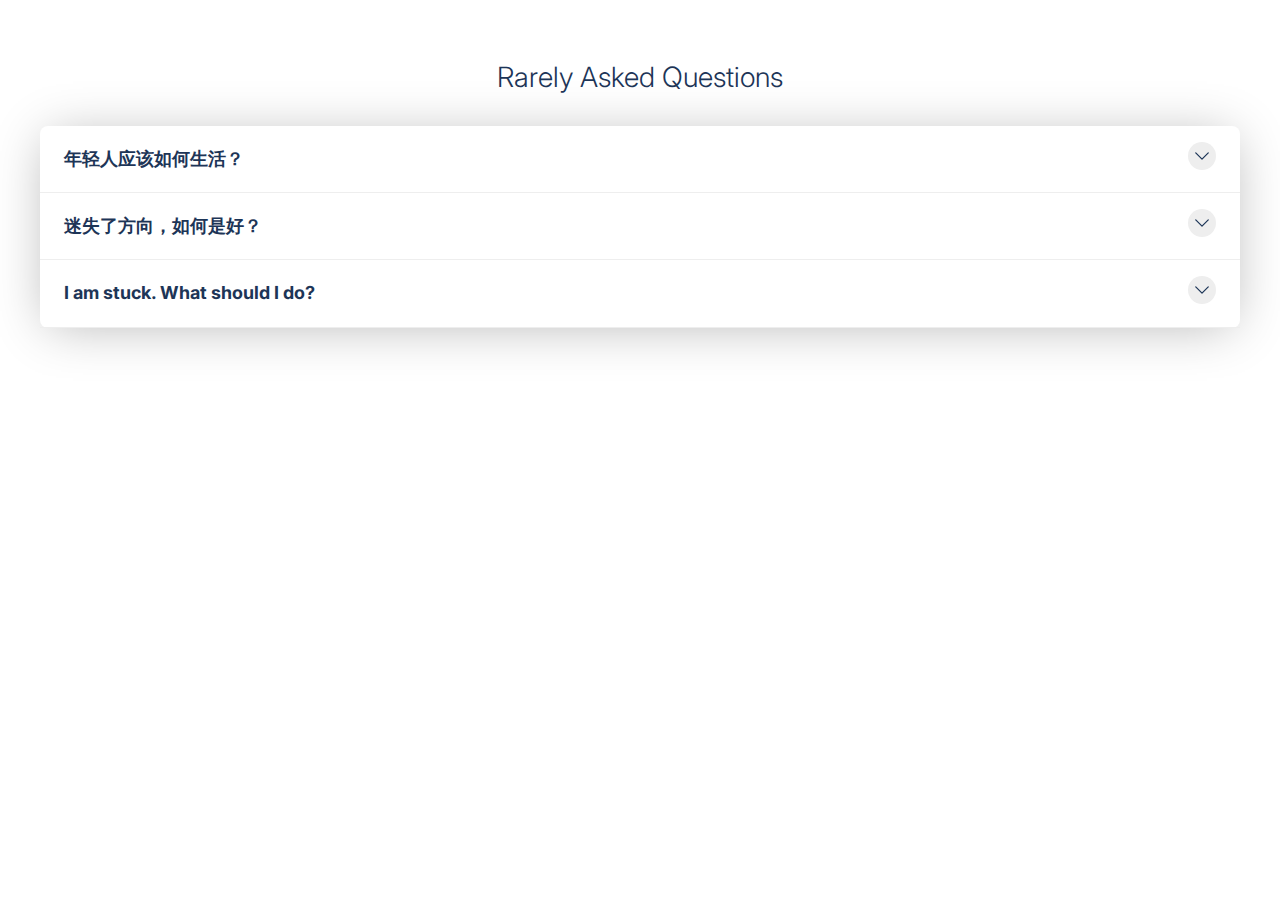
<file: raqs.html>
<!DOCTYPE html>
<html lang="en">
  <head>
    <meta charset="UTF-8" />
    <meta name="viewport" content="width=device-width, initial-scale=1.0" />
    <title>Rarely Asked Questions</title>
	<link rel="icon" type="image/ico" href="images/favicon.ico">
    <link rel="stylesheet" href="css/raqs.css" />
  </head>
  <body>
   <a href="https://makeitstick.github.io/index.html" style="text-decoration: none;"><h2 class="faq-heading">Rarely Asked Questions</h2></a>

    <div class="faq-container"></div>

    <script src="js/raqs.js"></script>
  </body>
</html>
</file>
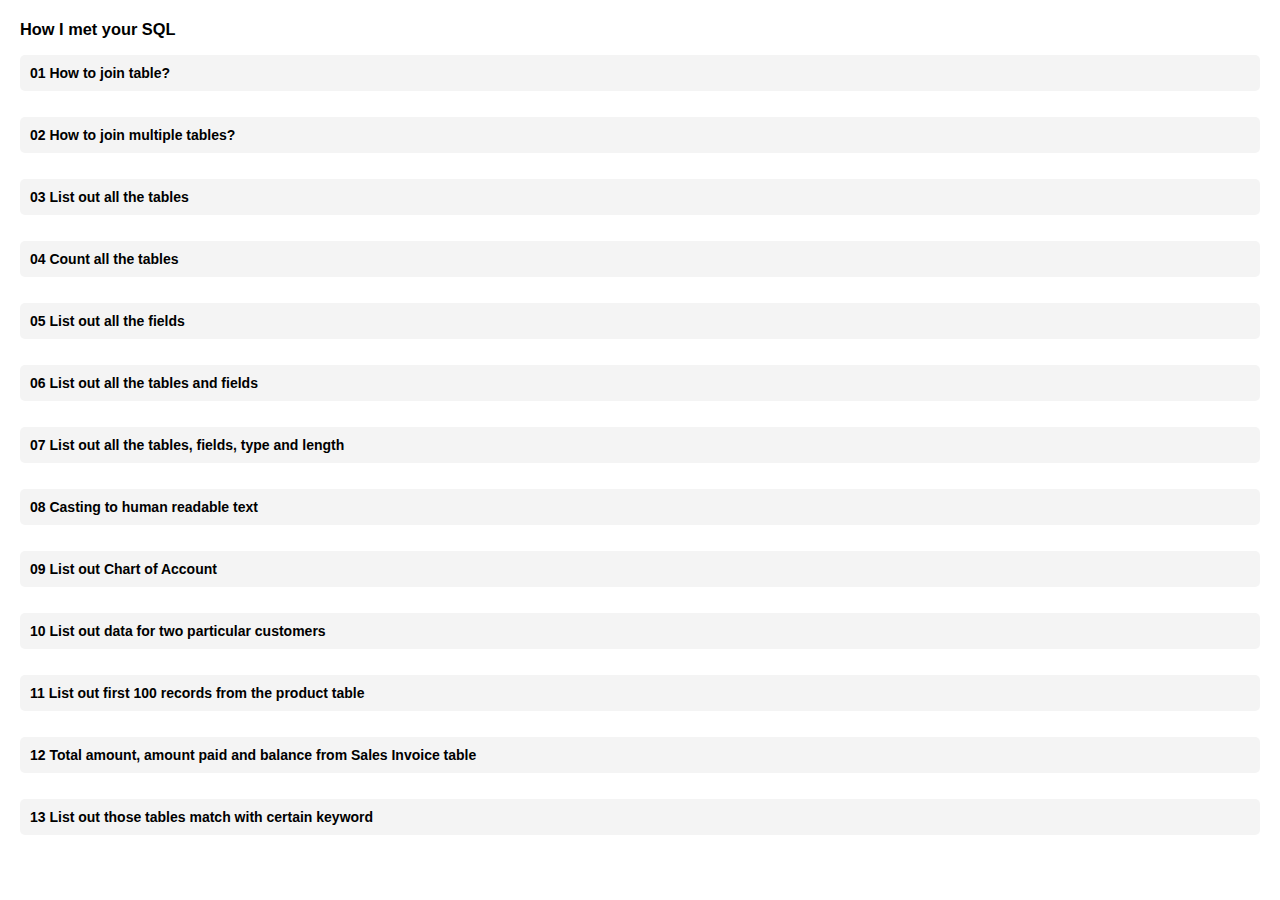
<file: sql.html>
<!DOCTYPE html>
<html lang="en">
<head>
    <meta charset="UTF-8">
    <meta name="viewport" content="width=device-width, initial-scale=1.0">
    <title>SQL</title>
    <style>
        body {
            font-family: Arial, sans-serif;
			font-size: 14px;
            margin: 20px;
        }
		.emphasis { color: red; }
        .comment { color: green; }
		.keyword { color: blue; }
        .string { color: purple; }
        .accordion {
            background-color: #f4f4f4;
            padding: 10px;
            margin-bottom: 10px;
            cursor: pointer;
            border-radius: 5px;
        }
        .accordion:hover {
            background-color: #e0e0e0;
        }
        .panel {
            padding: 10px;
            display: none;
            background-color: #fff;
            border: 1px solid #ddd;
            border-radius: 5px;
			overflow: auto;
        }
        .panel.show {
            display: block;
        }
        .copy-btn {
            float: right;
            padding: 5px 10px;
            background-color: #007bff;
            color: white;
            border: none;
            border-radius: 3px;
            cursor: pointer;
        }
        .copy-btn:hover {
            background-color: #0056b3;
        }
        pre {
            background-color: #f8f8f8;
            padding: 10px;
            border-radius: 5px;
			overflow:auto;
        }
        table {
            width: 100%;
            border-collapse: collapse;
            margin-top: 10px;
        }
        th, td {
            border: 1px solid #ddd;
            padding: 8px;
            text-align: left;
        }
        th {
            background-color: #f2f2f2;
        }
}
    </style>
</head>
<body>
    <h3>How I met your SQL</h3>
    <div class="accordion"><strong>01 How to join table?</strong></div>
<!--01-->
    <div class="panel">
        <button class="copy-btn" onclick="copyCode(this)">Copy Code</button><br>
<pre><span class="keyword">SELECT</span>
c1.pkey, 
c1.acctno,
c1.category,
dc1.category <span class="keyword">AS</span> <span class="string">"CATEGORY_READABLE"</span>

<span class="keyword">FROM</span> customer c1
<span class="keyword">LEFT JOIN</span> debtorcategory dc1

<span class="keyword">ON</span> c1.category = dc1.pkey; <span class="comment"> -- Table1 forkey matches with Table2 pkey</span></pre>
	</div>
        
		<!--<table>
            <tr>
                <th>Code</th>
                <th>Explanation</th>
            </tr>
            <tr>
                <td>
                    <pre><span class="keyword">ON</span> c1.category = dc1.pkey</pre>
                </td>
                <td>Table1 <span class="emphasis">forkey</span> matches with Table2 <span class="emphasis">pkey</span></td>
            </tr>
        </table>-->
	
<!--02-->
    <br><div class="accordion"><strong>02 How to join multiple tables?</strong></div>
    <div class="panel">
        <button class="copy-btn" onclick="copyCode(this)">Copy Code</button><br>
<pre><span class="keyword">SELECT</span>
p1.productid,
p1.productname,
p1.category,
sc1.category <span class="keyword">AS</span> <span class="string">"CATEGORY_READABLE"</span>,
p1.unitofmeasure,
um1.unit

<span class="keyword">FROM</span> product p1

<span class="keyword">LEFT JOIN</span> stockcategory sc1
<span class="keyword">ON</span> p1.category = sc1.pkey

<span class="keyword">LEFT JOIN</span> unitmeasure um1
<span class="keyword">ON</span> p1.unitofmeasure = um1.pkey

<span class="keyword">WHERE</span> productid <span class="keyword">IN</span> ('APPLE', 'ORANGE', 'PETAI'); <span class="comment"> -- To list out only certain products</span></pre>
    </div>

<!--03-->
    <br><div class="accordion"><strong>03 List out all the tables</strong></div>
    <div class="panel">
        <button class="copy-btn" onclick="copyCode(this)">Copy Code</button><br>
<pre><span class="keyword">SELECT</span> RDB$RELATION_NAME
<span class="keyword">FROM</span> RDB$RELATIONS
<span class="keyword">WHERE</span> RDB$SYSTEM_FLAG = 0;</pre>
    </div>

<!--04-->
    <br><div class="accordion"><strong>04 Count all the tables</strong></div>
    <div class="panel">
        <button class="copy-btn" onclick="copyCode(this)">Copy Code</button><br>
<pre><span class="keyword">SELECT</span> COUNT(RDB$RELATION_NAME)
<span class="keyword">FROM</span> RDB$RELATIONS
<span class="keyword">WHERE</span> RDB$SYSTEM_FLAG = 0;</pre>
    </div>

<!--05-->
    <br><div class="accordion"><strong>05 List out all the fields</strong></div>
    <div class="panel">
        <button class="copy-btn" onclick="copyCode(this)">Copy Code</button><br>
<pre><span class="keyword">SELECT</span> RDB$FIELD_NAME
<span class="keyword">FROM</span> RDB$RELATION_FIELDS
<span class="keyword">WHERE</span> RDB$RELATION_NAME = 'YOUR_TABLE_NAME'; <span class="comment"> -- YOUR_TABLE_NAME is case sensitive</span></pre>
    </div>
	
<!--06-->
    <br><div class="accordion"><strong>06 List out all the tables and fields</strong></div>
    <div class="panel">
        <button class="copy-btn" onclick="copyCode(this)">Copy Code</button><br>
<pre><span class="keyword">SELECT</span> RDB$RELATION_NAME, RDB$FIELD_NAME
<span class="keyword">FROM</span> RDB$RELATION_FIELDS

<span class="keyword">WHERE</span> RDB$RELATION_NAME IN (
    SELECT RDB$RELATION_NAME 
    FROM RDB$RELATIONS 
    WHERE RDB$SYSTEM_FLAG = 0
)


<span class="keyword">ORDER BY</span> RDB$RELATION_NAME, RDB$FIELD_NAME;</pre>
    </div>
	
<!--07-->
    <br><div class="accordion"><strong>07 List out all the tables, fields, type and length</strong></div>
    <div class="panel">
        <button class="copy-btn" onclick="copyCode(this)">Copy Code</button><br>
<pre><span class="keyword">SELECT</span>
    rf.RDB$RELATION_NAME, 
    rf.RDB$FIELD_NAME, 
    CASE f.RDB$FIELD_TYPE
        WHEN 7 THEN 'SMALLINT'
        WHEN 8 THEN 'INTEGER'
        WHEN 10 THEN 'FLOAT'
        WHEN 12 THEN 'DATE'
        WHEN 13 THEN 'TIME'
        WHEN 14 THEN 'CHAR'
        WHEN 16 THEN 'BIGINT'
        WHEN 27 THEN 'DOUBLE PRECISION'
        WHEN 35 THEN 'TIMESTAMP'
        WHEN 37 THEN 'VARCHAR'
        WHEN 40 THEN 'CSTRING'
        WHEN 261 THEN 'BLOB'
        ELSE 'UNKNOWN'
    END AS FIELD_TYPE,
    f.RDB$FIELD_LENGTH
	
<span class="keyword">FROM</span> RDB$RELATION_FIELDS rf
<span class="keyword">JOIN</span> RDB$FIELDS f ON rf.RDB$FIELD_SOURCE = f.RDB$FIELD_NAME

<span class="keyword">WHERE</span> rf.RDB$RELATION_NAME IN (
    SELECT RDB$RELATION_NAME 
    FROM RDB$RELATIONS 
    WHERE RDB$SYSTEM_FLAG = 0
)
<span class="keyword">ORDER BY</span> rf.RDB$RELATION_NAME, rf.RDB$FIELD_NAME;</pre>
    </div>	

<!--08-->
    <br><div class="accordion"><strong>08 Casting to human readable text</strong></div>
    <div class="panel">
        <button class="copy-btn" onclick="copyCode(this)">Copy Code</button><br>
<pre><span class="keyword">SELECT</span>
acctno, 
<span class="keyword">CAST</span>(remarks <span class="keyword">AS VARCHAR</span>(1000)) <span class="keyword">AS</span> readable_text

<span class="keyword">FROM</span> customer
<span class="keyword">ORDER BY</span> readable_text <span class="keyword">DESC</span> <span class="comment"> -- DESCending or ASCending</span></pre>
    </div>
	
<!--09-->
    <br><div class="accordion"><strong>09 List out Chart of Account</strong></div>
    <div class="panel">
        <button class="copy-btn" onclick="copyCode(this)">Copy Code</button><br>
<pre><span class="keyword">SELECT</span>
accountcode <span class="keyword">AS</span> "Account Code",
name <span class="keyword">AS</span> "Account Name",
secname <span class="keyword">AS</span> "Secondary Name",
detailtypeorgroup <span class="keyword">AS</span> "Type",
acctlevel <span class="keyword">AS</span> "Level",
drcr <span class="keyword">AS</span> "Debit/Credit",
status <span class="keyword">AS</span> "Status",
headertype <span class="keyword">AS</span> "Header Type"

<span class="keyword">FROM</span> account</pre>
    </div>	

<!--10-->
    <br><div class="accordion"><strong>10 List out data for two particular customers</strong></div>
    <div class="panel">
        <button class="copy-btn" onclick="copyCode(this)">Copy Code</button><br>
<pre><span class="keyword">SELECT</span> acctno, name

<span class="keyword">FROM</span> customer 
<span class="keyword">WHERE</span> acctno

<span class="keyword">IN</span> ('001', '002')</pre>
    </div>
	
<!--11-->
    <br><div class="accordion"><strong>11 List out first 100 records from the product table</strong></div>
    <div class="panel">
        <button class="copy-btn" onclick="copyCode(this)">Copy Code</button><br>
<pre><span class="keyword">SELECT</span> productid, brand, productname, description

<span class="keyword">FROM</span> product
<span class="keyword">ORDER BY</span> productid

<span class="keyword">ROWS</span> 100;</pre>
    </div>	
	
<!--12-->
    <br><div class="accordion"><strong>12 Total amount, amount paid and balance from Sales Invoice table</strong></div>
    <div class="panel">
        <button class="copy-btn" onclick="copyCode(this)">Copy Code</button><br>
<pre><span class="keyword">SELECT</span>
s1.transno,
s1.txdate,
s1.customer <span class="keyword">AS</span> "CUSTOMER PKEY",
c1.acctno,
s1.customername,
s1.totalamt,
s1.amtpaid,
<span class="keyword">ROUND</span>(totalamt - amtpaid, 4) <span class="keyword">AS</span> balance <span class="comment"> -- balance rounding up to 4 decimal places</span>

<span class="keyword">FROM</span> salesinvoice s1

<span class="keyword">JOIN</span> customer c1
<span class="keyword">ON</span> s1.customer = c1.pkey <span class="comment"> -- Table1 forkey matches with Table2 pkey</span>

<span class="keyword">WHERE</span> txdate >= '01-JAN-2025' <span class="keyword">AND</span> txdate <= '31-JAN-2025'
<span class="keyword">ORDER BY</span> balance DESC

<span class="keyword">ROWS</span> 100; <span class="comment"> -- showing first 100 records</span></pre>
    </div>

<!--13-->
    <br><div class="accordion"><strong>13 List out those tables match with certain keyword</strong></div>
    <div class="panel">
        <button class="copy-btn" onclick="copyCode(this)">Copy Code</button><br>
<pre><span class="keyword">SELECT</span>
RDB$RELATION_NAME

<span class="keyword">FROM</span> RDB$RELATIONS
<span class="keyword">WHERE</span> RDB$SYSTEM_FLAG = 0

<span class="keyword">AND</span> RDB$RELATION_NAME <span class="keyword">LIKE</span> '%COMPANY%'; <span class="comment">-- List out those records match with COMPANY</span></pre>
    </div>

	

    <script>
        document.querySelectorAll('.accordion').forEach(button => {
            button.addEventListener('click', () => {
                const panel = button.nextElementSibling;
                panel.classList.toggle('show');
            });
        });

        function copyCode(button) {
            const code = button.parentElement.querySelector('pre').textContent;
            navigator.clipboard.writeText(code).then(() => {
                button.textContent = 'Copied!';
                setTimeout(() => {
                    button.textContent = 'Copy Code';
                }, 2000);
            });
        }
    </script>
</body>
</html>
</file>
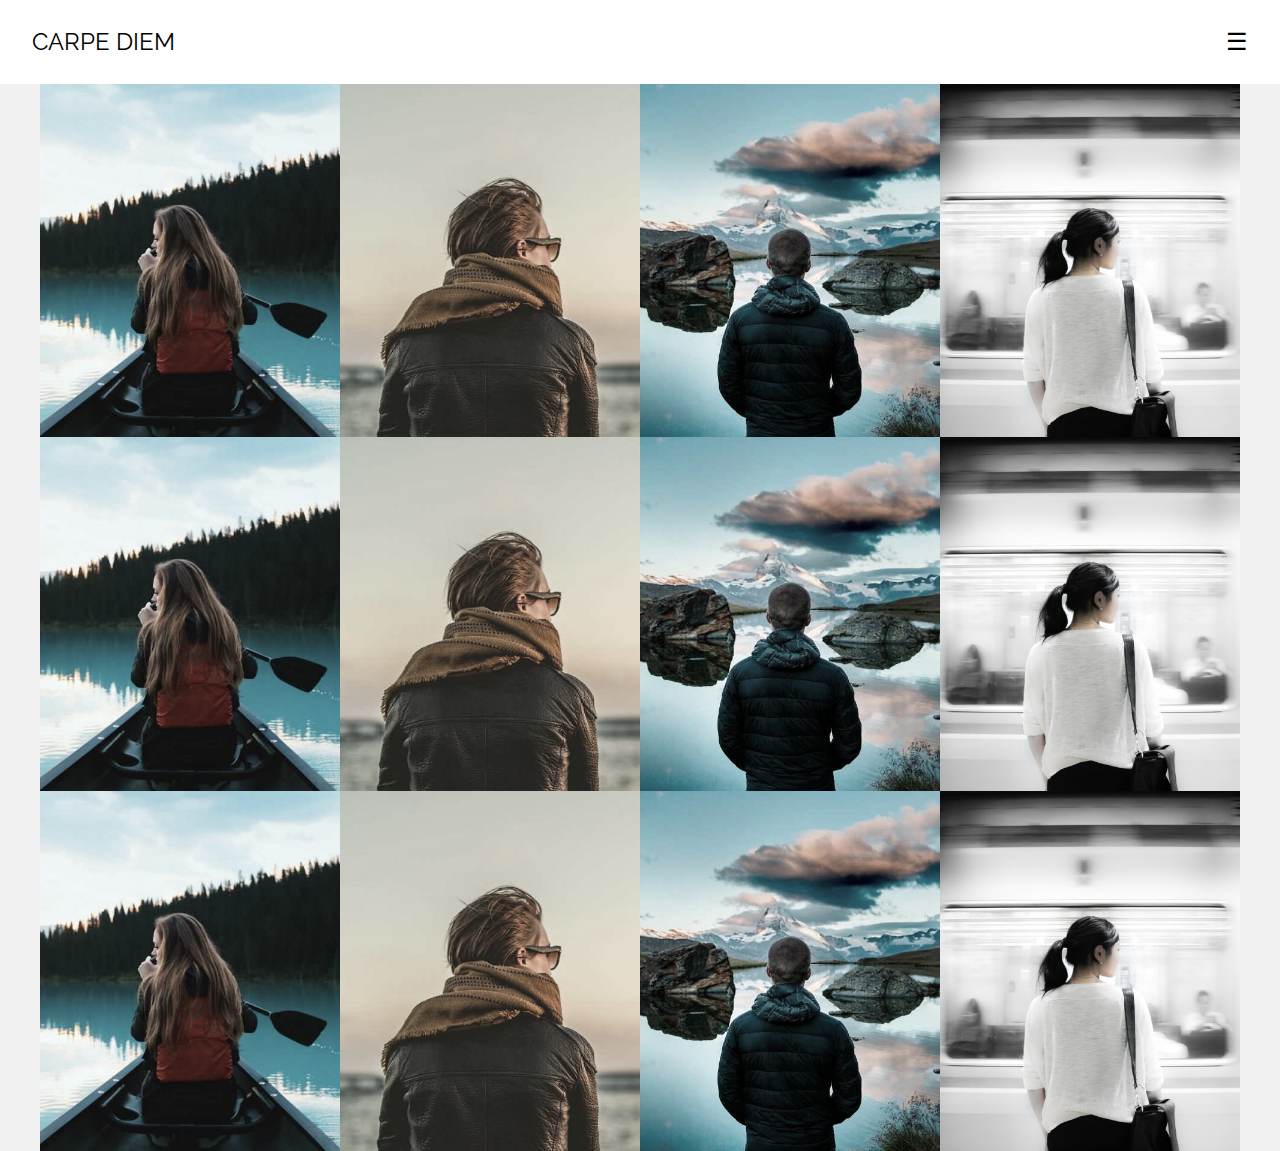
<file: test.html>
<!DOCTYPE html>
<html lang="en">
<head>
<title>Testing in progress</title>
<meta charset="UTF-8">
<meta name="viewport" content="width=device-width, initial-scale=1">
<!--<link rel="stylesheet" href="https://www.w3schools.com/w3css/5/w3.css">-->
<link rel="icon" type="image/ico" href="images/favicon.ico">
<link rel="stylesheet" href="css/css001.css">
<link rel="stylesheet" href="https://fonts.googleapis.com/css?family=Raleway">
<style>
body,h1,h2,h3,h4,h5 {font-family: "Raleway", sans-serif}
.w3-quarter img{margin-bottom: -6px; cursor: pointer}
.w3-quarter img:hover{opacity: 0.6; transition: 0.3s}
.w3-quarter p {display: none;} /* Initially hide paragraphs */
#caption {text-align: center;} /* Left-align the modal caption */
</style>
</head>
<body class="w3-light-grey">

<!-- Sidebar/menu -->
<nav class="w3-sidebar w3-bar-block w3-black w3-animate-right w3-top w3-text-light-grey w3-large" style="z-index:3;width:250px;font-weight:bold;display:none;right:0;" id="mySidebar">
  <!--<a href="javascript:void()" onclick="w3_close()" class="w3-bar-item w3-button w3-center w3-padding-32">CLOSE</a>-->
  <a href="https://makeitstick.github.io/letter.html" onclick="w3_close()" class="w3-bar-item w3-button w3-center w3-padding-16">AU REVOIR</a> 
</nav>

<!-- Top menu on small screens -->
<header class="w3-container w3-top w3-white w3-xlarge w3-padding-16">
  <span class="w3-left w3-padding"><a href="https://makeitstick.github.io" style="text-decoration: none;">CARPE DIEM</a></span>
  <a href="javascript:void(0)" class="w3-right w3-button w3-white" onclick="w3_open()">☰</a>
</header>

<!-- Overlay effect when opening sidebar on small screens -->
<div class="w3-overlay w3-animate-opacity" onclick="w3_close()" style="cursor:pointer" title="" id="myOverlay"></div>

<!-- !PAGE CONTENT! -->
<div class="w3-main w3-content" style="max-width:1200px;margin-top:83px">

  <!-- Photo grid -->
  <div class="w3-row w3-grayscale-min">
   <div class="w3-quarter">
      <img src="images/test/girl.jpg" style="width:100%" onclick="onClick(this, 'caption001')" alt="">
	  <p id="caption001">Stories have a magical way of teaching life lessons that stay with us forever.</p>
      	  
	  <img src="images/test/girl.jpg" style="width:100%" onclick="onClick(this, 'caption002')" alt="">
	  <p id="caption002">自己吓自己</p>
		  
      <img src="images/test/girl.jpg" style="width:100%" onclick="onClick(this, 'caption003')" alt="">     
	  <p id="caption003">third paragraph content</p>
   </div>
    
   <div class="w3-quarter">
      <img src="images/test/boy.jpg" style="width:100%" onclick="onClick(this, 'caption004')" alt="">
	  <p id="caption004">444</p>
      	  
	  <img src="images/test/boy.jpg" style="width:100%" onclick="onClick(this, 'caption005')" alt="">
	  <p id="caption005">555</p>
		  
      <img src="images/test/boy.jpg" style="width:100%" onclick="onClick(this, 'caption006')" alt="">     
	  <p id="caption006">666</p>
   </div>
    
    <div class="w3-quarter">
      <img src="images/test/natureboy.jpg" style="width:100%" onclick="onClick(this, 'caption007')" alt="">
	  <p id="caption007">777</p>
      	  
	  <img src="images/test/natureboy.jpg" style="width:100%" onclick="onClick(this, 'caption008')" alt="">
	  <p id="caption008">888</p>
		  
      <img src="images/test/natureboy.jpg" style="width:100%" onclick="onClick(this, 'caption009')" alt="">     
	  <p id="caption009">999</p>
    </div>
	
	<div class="w3-quarter">
      <img src="images/test/girl_train.jpg" style="width:100%" onclick="onClick(this, 'caption010')" alt="">
	  <p id="caption010">101010</p>
      	  
	  <img src="images/test/girl_train.jpg" style="width:100%" onclick="onClick(this, 'caption011')" alt="">
	  <p id="caption011">111111</p>
		  
      <img src="images/test/girl_train.jpg" style="width:100%" onclick="onClick(this, 'caption012')" alt="">     
	  <p id="caption012">121212</p>
    </div>

  </div>

  <!-- Modal for full size images on click-->
  <div id="modal01" class="w3-modal w3-black" style="padding-top:0" onclick="this.style.display='none'">
    <span class="w3-button w3-black w3-xlarge w3-display-topright">×</span>
    <div class="w3-modal-content w3-animate-zoom w3-center w3-transparent w3-padding-64">
      <img id="img01" class="w3-image">
      <p id="caption"></p>
    </div>
  </div>

<!-- End page content -->
</div>

<script>
// Script to open and close sidebar
function w3_open() {
  document.getElementById("mySidebar").style.display = "block";
  document.getElementById("myOverlay").style.display = "block";
}

function w3_close() {
  document.getElementById("mySidebar").style.display = "none";
  document.getElementById("myOverlay").style.display = "none";
}

function onClick(element, captionId) {
  // Show modal with image
  document.getElementById("img01").src = element.src;
  document.getElementById("modal01").style.display = "block";
  
  // Display paragraph content in modal using the specific caption ID
  var captionText = document.getElementById("caption");
  var paragraph = document.getElementById(captionId);
  captionText.innerHTML = paragraph ? paragraph.innerHTML : element.alt;
}
</script>

</body>
</html>
</file>
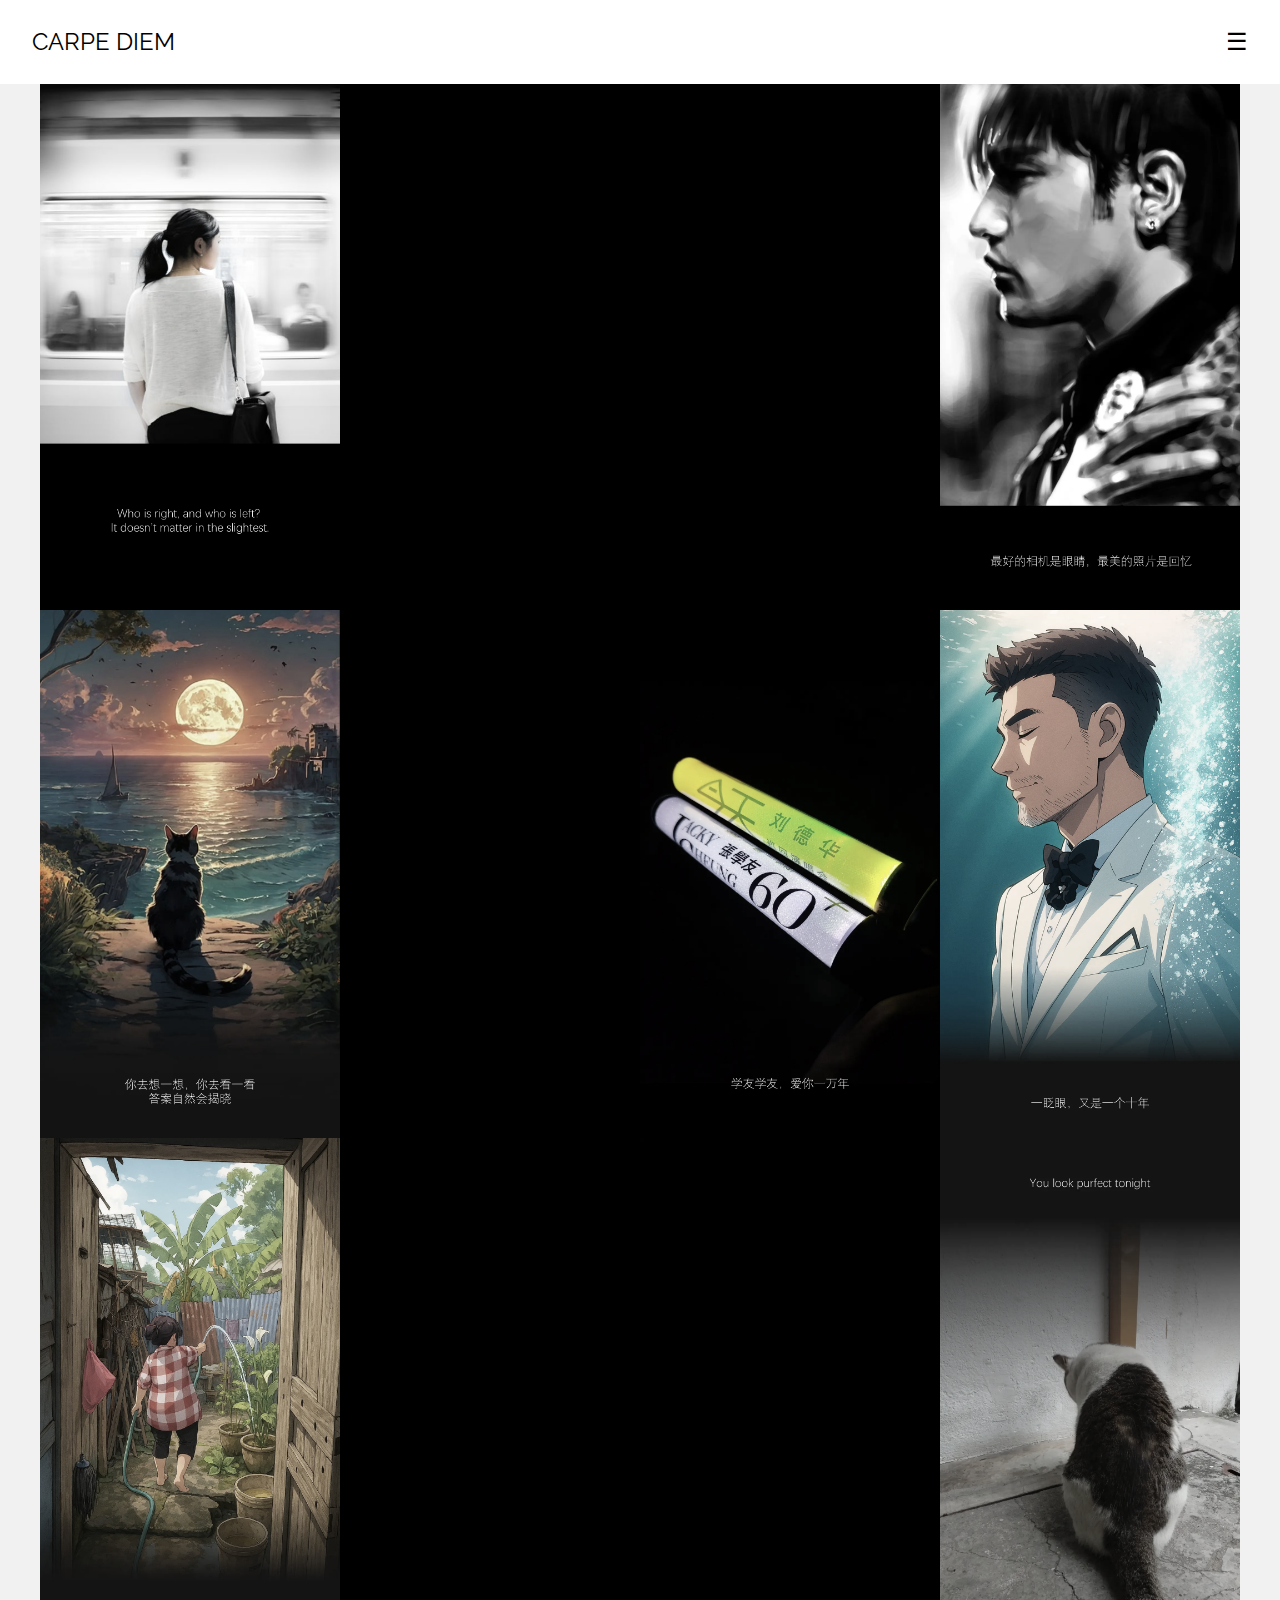
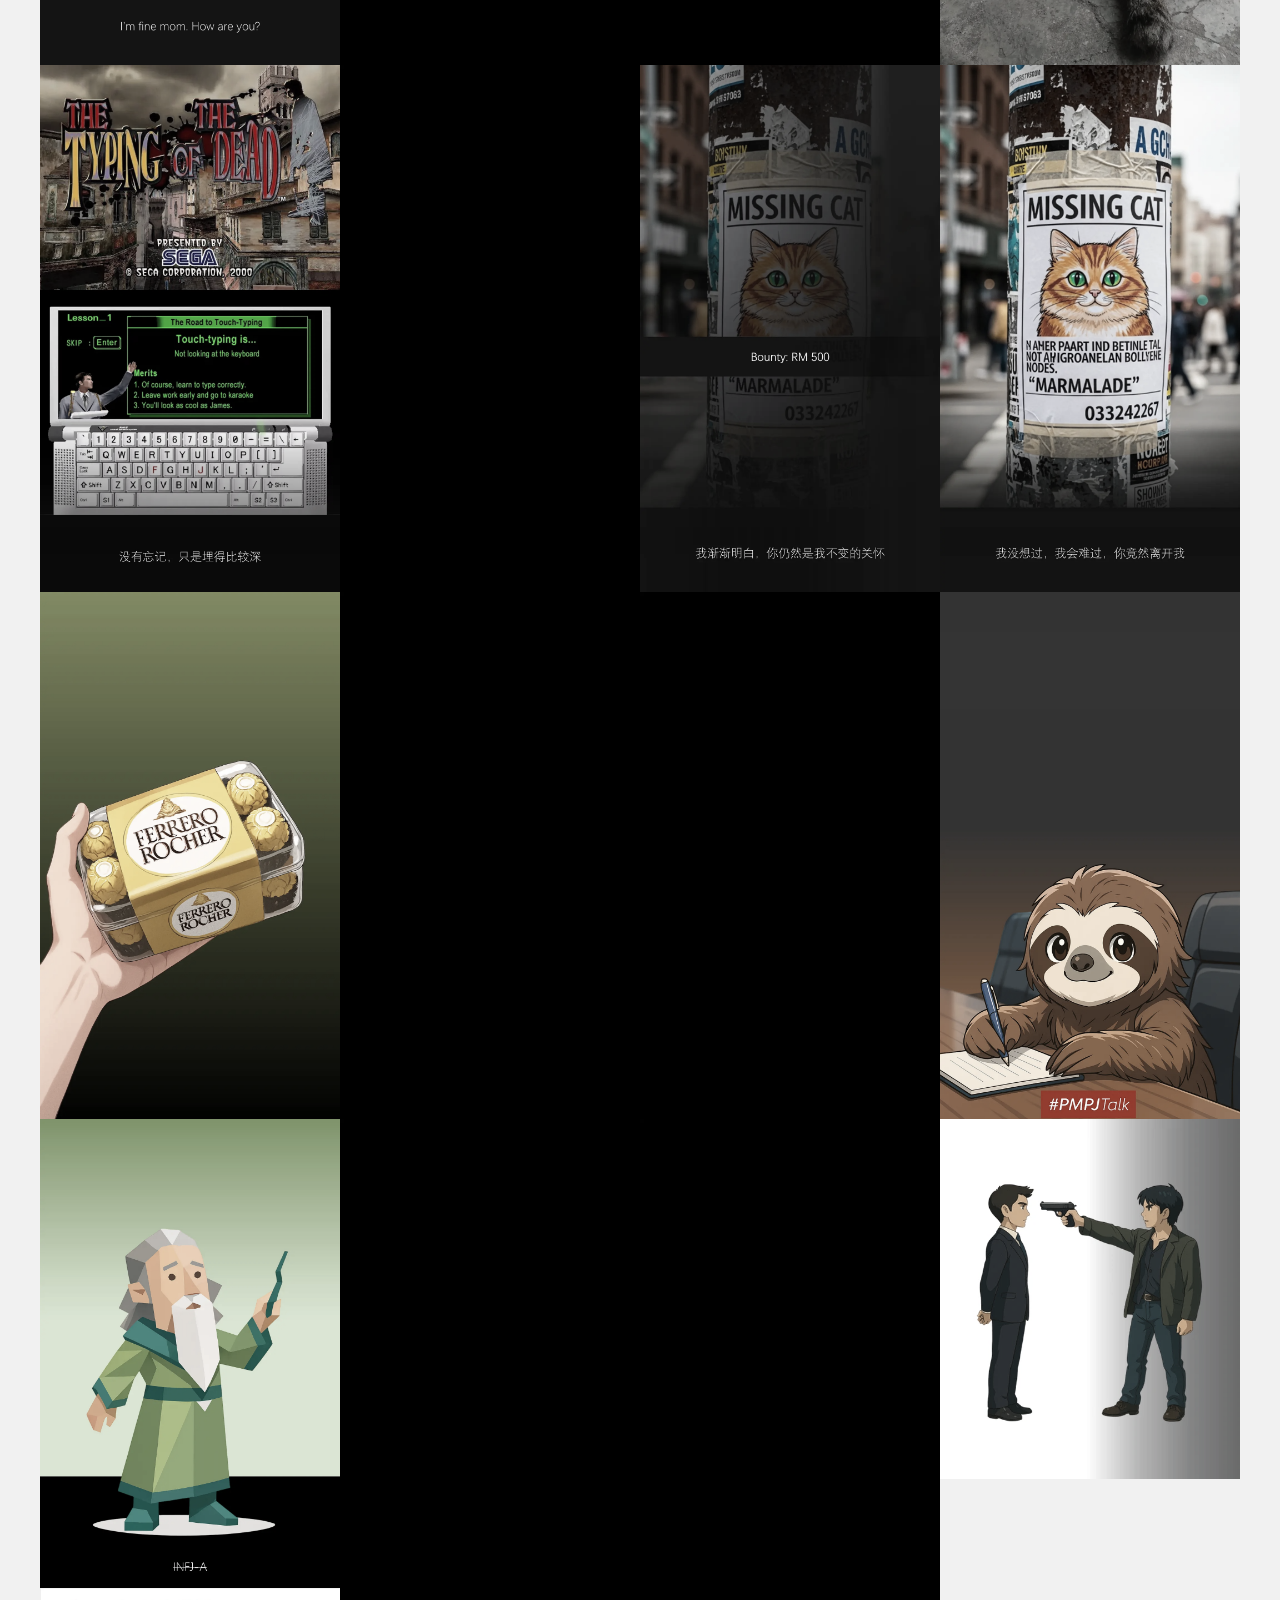
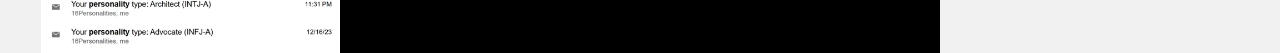
<file: today.html>
<!DOCTYPE html>
<html lang="en">
<head>
<title>Today...</title>
<meta charset="UTF-8">
<meta name="viewport" content="width=device-width, initial-scale=1">
<!--<link rel="stylesheet" href="https://www.w3schools.com/w3css/5/w3.css">-->
<link rel="icon" type="image/ico" href="images/favicon.ico">
<link rel="stylesheet" href="css/today.css">
<link rel="stylesheet" href="https://fonts.googleapis.com/css?family=Raleway">
<style>
body,h1,h2,h3,h4,h5 {font-family: "Raleway", sans-serif}
.w3-quarter img{margin-bottom: -6px; cursor: pointer}
.w3-quarter img:hover{opacity: 0.6; transition: 0.3s}
.w3-quarter p {display: none;} /* Initially hide paragraphs */
#caption {text-align: center;} /* Left-align the modal caption */
</style>
</head>
<body class="w3-light-grey">

<!-- Sidebar/menu -->
<nav class="w3-sidebar w3-bar-block w3-black w3-animate-right w3-top w3-text-light-grey w3-large" style="z-index:3;width:250px;font-weight:bold;display:none;right:0;" id="mySidebar">
  <!--<a href="javascript:void()" onclick="w3_close()" class="w3-bar-item w3-button w3-center w3-padding-32">CLOSE</a>-->
  <a href="https://makeitstick.github.io/letter.html" onclick="w3_close()" class="w3-bar-item w3-button w3-center w3-padding-16">信箱</a> 
</nav>

<!-- Top menu on small screens -->
<header class="w3-container w3-top w3-white w3-xlarge w3-padding-16">
  <span class="w3-left w3-padding"><a href="https://makeitstick.github.io" style="text-decoration: none;">CARPE DIEM</a></span>
  <a href="javascript:void(0)" class="w3-right w3-button w3-white" onclick="w3_open()">☰</a>
</header>

<!-- Overlay effect when opening sidebar on small screens -->
<div class="w3-overlay w3-animate-opacity" onclick="w3_close()" style="cursor:pointer" title="" id="myOverlay"></div>

<!-- !PAGE CONTENT! -->
<div class="w3-main w3-content" style="max-width:1200px;margin-top:83px">

  <!-- Photo grid -->
  <div class="w3-row w3-grayscale-min">
   <div class="w3-quarter">
      <img src="images/today/99.png" title="20250806" style="width:100%" onclick="onClick(this, 'captionD6', 'audio/today/D6.mp3')" alt="">
<p id="captionD6"><br>
Stories have a magical way of teaching life lessons that stay with us forever.
</p>
	        	  
	  <img src="images/today/D5.webp" title="20250820" style="width:100%" onclick="onClick(this, 'captionD5', 'audio/today/D5.mp3')" alt="">
<p id="captionD5"><br>
把时间留住最好的方式，是利用它转换成一种能力。<br><br>

那种能力，只有时间可以兑换，只有时间才有效。<br><br>

有些事情，比如乐器，不能等到你需要的时候才来学。<br><br>

那太迟了。<br><br>

古人云：只差一秒，心声都已变历史。<br><br>

如果你有个女儿，你会想弹唱什么歌给她听呢？<br><br>

总不能，女儿生了下来，才赶着去学吉他。<br><br>

她要喝奶啦，你去学吉他，不负责任的爸，女儿哭着喊妈，老公被老婆骂。<br><br>

亲爱的，这是你要的吗？<br><br>

当你学会了，她都老了。<br><br>

二十岁可以做的东西，为什么等到三十岁？<br><br>

因为二十岁的时候，没人告诉自己。<br><br>

你告诉过我吗？你是告诉我妈，不是告诉我，说是。<br><br>

好吧，就当你有。那为什么还是不明白？<br><br>

因为当时有两只耳朵，一个进，一个出。<br><br>

现在，我会用耳塞。<br><br>

我还是有两只耳朵。<br><br>

别人说的话随便听一听，自己做决定。<br><br>

谁知道二十岁那年，我做错决定。<br><br>

但这就是人生呀。回不去了，谁也回不去。<br><br>

既然回不去，过了今天的都不重要。<br><br>

没了从前，别忘了还有以后。<br><br>

以后也太遥远，不如，我们专注于此刻。<br><br>

Am I working on what I most want to work on?<br><br>

When you are young, it's ok if the answer is sometimes no, but this gets increasingly dangerous as you get older.<br><br>

今人不见古时月，今月曾经照古人。<br><br>

你的一天怎么过，你的一生就怎么过。<br><br>

道理都懂，只是真正懂的时候，已经不再是二十岁。
</p>
		  
      <img src="images/today/D4.webp" style="width:100%" onclick="onClick(this, 'captionD4', 'audio/today/D4.mp3')" alt="">     
	  <p id="captionD4">D4</p>
	  
	  <img src="images/today/D3.webp" title="20250814" style="width:100%" onclick="onClick(this, 'captionD3', 'audio/today/D3.mp3')" alt="">
<p id="captionD3"><br>
一个新的 intern 要来了。<br><br>

同事 setup 新电脑，但是键盘有些怪。<br><br>

打出来的字，不是自己要的。<br><br>

想要 backslash，屏幕出现 hashtag；<br><br>

想要 hashtag，它就给你 sterling pound.<br><br>

Office 灯光闪了一闪，一阵冷风吹过。<br><br>

外面开始乌云密布，窗外让人毛骨悚然。<br><br>

看日历，农历七月就快到，会不会是...<br><br>

且慢，稍安勿躁。<br><br>

回到座位，打开 Google 搜索器。<br><br>

英镑转换马币是多少？<br><br>

1 Pound Sterling equals 5.72 Malaysian Ringgit.<br><br>

这样的汇率，就让灯泡闪多几下吧。<br><br>

继续搜索 Differences of UK and US keyboard.<br><br>

再继续搜索 The Typing Of The Dead.<br><br>

陷入眼前的照片，让心中无限感慨。<br><br>

我小时候疯狂在玩的游戏，那是多久以前的回忆。<br><br>

一只又一只的僵尸，永远杀不完，还有那一个 sterling 符号。<br><br>

那时候，我第一次明白，UK 和 US keyboard 的不一样。<br><br>

游戏的 default setting 是 UK keyboard.<br><br>

游戏常会出现一个 # 符号，我每次都找不到。<br><br>

每次拼命按 shift + 3 都打不到 #，只能眼睁睁被僵尸杀死。<br><br>

原来一开始的 keyboard setting 需要设置为 US 版本才对。<br><br>

从来没想过，多年以后的今天，在工作上，还是会遇到这个问题。<br><br>

人生走的每一步都算数，谁又会知道，今天走的路，会是以后某一天的回忆录。<br><br>

每个年纪，都有自己的追求与热爱。孩子，勇敢一点。<br><br>

活好今天，过好此刻，以后就可以用这些故事跟女儿说：<br><br>

想当年，爹地我啊，热血轻狂，杀死无数个僵尸怪兽...<br><br>

That is how I met your mother.
</p>
      	  
	  <img src="images/today/D2.webp" title="20250808" style="width:100%" onclick="onClick(this, 'captionD2', 'audio/today/D2.mp3')" alt="">
<p id="captionD2"><br>
Pantry 桌上放着一个包裹，收件人名字写得大大个。<br><br>

还以为哪个同事，最近上了云顶，被人追债追到公司来。<br><br>

WhatsApp 传来一封很长的 message，没时间去吸毒，看得眼睛模糊。<br><br>

稍微吸了两口，精神抖擞，不是大耳窿，不是瘾君子，只是看起来，像极了诈骗风格。<br><br>

一张褐色信封在同事之间传来传去，最后传到我手里。信封上写了各个同事的名字和捐赠数额。<br><br>

我再次打开 WhatsApp 看清楚信息内容。<br><br>

那是一则关于我们公司清洁工人的故事。<br><br>

从 2019 年开始，每周星期五，她会到公司进行打扫。<br><br>

这一次，她要回印尼了。<br><br>

她有个十个月大的女儿。她老公确诊第四期肺癌。<br><br>

在她回去之前，如果可以捐赠一些钱。虽然不多，但那也会是一种帮助。<br><br>

关于捐出去的钱，它最终会以某种形式回到身边。你信吗？<br><br>

或许你不信，不是因为你没看到，而是这种事情很难察觉。希望你察觉的那一天，不会等太久。因为它已经发生。<br><br>

Life is like a box of chocolates — you never know what karma you're going to get. <br><br>

Today, it shows instantly. Faster than the fastest man alive. <br><br>

You know Usain Bolt? Some Gen Z don’t. They only know Flash the Sloth.<br><br>

Pantry 桌上的包裹，不是来追债的，而是用来还债，是顾客送过来的巧克力。<br><br>

我们把钱捐给 cleaner 的同时，顾客把巧克力送给我们，然后某某某又会请顾客吃一大餐。你会相信这样的剧情吗？<br><br>

我们都是彼此的演员，演一出叫做《人生》的这部戏。看见了，比较容易相信。相信了，就会一直看见。<br><br>

We live and die in the shadows, for those we hold close, and for those we never meet.
</p>
		  
      <img src="images/today/D1.webp" title="20250807" style="width:100%" onclick="onClick(this, 'captionD1', 'audio/today/D1.mp3')" alt="">     
<p id="captionD1"><br>
两年后，我不再是 INFJ-A
</p>
   </div>
    
   <div class="w3-quarter">
      <img src="images/today/XX.webp" style="width:100%" onclick="onClick(this, 'captionC6')" alt="">
	  <p id="captionC6">C6</p>
      	  
	  <img src="images/today/XX.webp" style="width:100%" onclick="onClick(this, 'captionC5')" alt="">
	  <p id="captionC5">C5</p>
		  
      <img src="images/today/XX.webp" style="width:100%" onclick="onClick(this, 'captionC4')" alt="">     
	  <p id="captionC4">C4</p>
	  
	  <img src="images/today/XX.webp" style="width:100%" onclick="onClick(this, 'captionC3')" alt="">
	  <p id="captionC3">C3</p>
      	  
	  <img src="images/today/XX.webp" style="width:100%" onclick="onClick(this, 'captionC2')" alt="">
	  <p id="captionC2">C2</p>
		  
      <img src="images/today/XX.webp" style="width:100%" onclick="onClick(this, 'captionC1')" alt="">     
	  <p id="captionC1">C1</p>
   </div>
    
    <div class="w3-quarter">
      <img src="images/today/XX.webp" style="width:100%" onclick="onClick(this, 'captionB6')" alt="">
	  <p id="captionB6">B6</p>
      	  
	  <img src="images/today/B5.webp" title="20250824" style="width:100%" onclick="onClick(this, 'captionB5', 'audio/today/B5.mp3')" alt="">
<p id="captionB5"><br>
”出去以后，就不能再进来。“<br><br>

”嗯，明白，谢谢。“<br><br>

走了几步，停下脚步，想回头说些什么，却犹豫了。<br><br>

最后继续往前走。<br><br>

我没说出，我想说的话：<br><br>

”一场演唱会还没结束先离开，那它永远都不会结束。“<br><br>

所以两年后的今天，我还在这里。<br><br>

这一次，<br><br>

我鲜少拿起手机拍照录影。<br><br>

全程就专注地在看、在听、在感受。<br><br>

沉醉在歌曲的回忆里，还有那些曾经追随的香港电影。<br><br>

回不去的岁月，此刻重现于眼前。<br><br>

如此真实，如此感慨时间的流逝。<br><br>

六十多岁的张学友，有话对二十多岁的自己说：<br><br>

”咁渣㗎啊你！“<br><br>

40 年过去，他依然热爱歌唱。<br><br>

如今站在舞台上，还是会紧张。<br><br>

但是这份紧张和第一次的不一样，他比以前更懂得放松和享受。<br><br>

他问观众，你们是什么原因来看我？<br><br>

是不是因为觉得再不看就没机会了。<br><br>

呢条友，六十几啦！但係我想同你哋讲:<br><br>

"做着自己喜欢的东西，为什么要退休呢？"<br><br>

你们被骗了，我是不会退休的。<br><br>

然后摆出他的招牌一字马动作。<br><br>

两年前看的是首场，两年后看的是尾场。<br><br>

看第一场和看最后一场，情绪上有落差。<br><br>

就像你迎接新的一年，那第一天充满希望。<br><br>

但当你道别旧的一年，那最后一天是感伤。<br><br>

不过这就是人生，因为有离别，重逢才如此动人。<br><br>

60+ 的素质绝不会比年轻时候的差，而是越来越好。<br><br>

我们也要越来越好。<br><br>

是的，我们。
</p>
		  
      <img src="images/today/XX.webp" style="width:100%" onclick="onClick(this, 'captionB4')" alt="">     
	  <p id="captionB4">B4</p>
	  
	  <img src="images/today/B3.webp" title="20250826" style="width:100%" onclick="onClick(this, 'captionB3', 'audio/today/B3.mp3')" alt="">
<p id="captionB3"><br>
一个星期后，小巷那根柱子，又贴上了全新的 A4 纸。<br><br>

同样的寻猫启示，这次多加了一些文字和一笔赏金。<br><br>

Your help is greatly appreciated.<br><br>

Bounty: RM500<br><br>

那主人似乎真的很想要找回这只猫。<br><br>

只要能找得到，花费金钱也是值得。<br><br>

从这一点，就能看出，金钱很重要，也变得如此不重要。<br><br>

我要的不再是钱，我要的是用钱换回失去的你。<br><br>

钱本身没有意义，它的意义在于我们赋予它的能力。<br><br>

如果最后能达到我们的目的，那笔钱才算最有意义。<br><br>

我们努力工作是为了钱，赚到钱以后，如何花这笔钱？<br><br>

这就需要你探索内心追求的是什么？<br><br>

没人能替你回答，只有自己最清楚。<br><br>

很可能你也不会知道，也还在摸索。<br><br>

最后的答案，往往在失去以后，才会渐渐明白。<br><br>

我要的是如果，我要的是重来，我要的是回到最初。<br><br>

你要的，可以很多，想到的都可以。<br><br>

至于能不能，那还得看上天批不批。<br><br>

<i>为什么离开我</i><br><br>

<i>告别也不说出口</i><br><br>

<i>为什么 为什么</i><br><br>

<i>告诉我为什么</i><br><br>

<i>你竟然</i><br><br>

<i>离开我 离开我</i>
</p>
      	  
	  <img src="images/today/XX.webp" style="width:100%" onclick="onClick(this, 'captionB2')" alt="">
	  <p id="captionB2">B2</p>
		  
      <img src="images/today/XX.webp" style="width:100%" onclick="onClick(this, 'captionB1')" alt="">     
	  <p id="captionB1">B1</p>
    </div>
	
	<div class="w3-quarter">
      <img src="images/today/A6.webp" title="20250812" style="width:100%" onclick="onClick(this, 'captionA6', 'audio/today/A6.mp3')" alt="">
<p id="captionA6"><br>
同事把哈尔滨的照片翻出来，我已经没什么印象。<br><br>

她说以前她很喜欢拍照，因为以前瘦的时候像林志玲姐姐。<br><br>

结婚之后，终于做回自己，所以就比较少拿起相机。<br><br>

我以前也是很喜欢拍照，总要把每一刻都记录下来。<br><br>

但随着时间，尤其是这些年，原来会变，真的会变。<br><br>

变的原因很多，有的人走了，有的人来了，有的来了又走。<br><br>

我变得不是很喜欢看回以前，以前就让它跟着那阵冷风一起吹走。<br><br>

经历无数个离别和擦肩之后，那种占为己有的心态已经有所改变。<br><br>

以前用的方式是不停拍照，只要按下快门，瞬间就成永远。<br><br>

现在比较想用文字，记录那些呈现在眼前的画面。怎么说呢？<br><br>

有时候你不会记得一个人的脸，但是你会记得她那双白色 New Balance.<br><br>

然后你往上看，不是她，那个她只是你的回忆。<br><br>

青春就是这么一回事。<br><br>

我想写的就是这么一个故事。
</p>
      	  
	  <img src="images/today/A5.webp" title="20250818" style="width:100%" onclick="onClick(this, 'captionA5', 'audio/today/A5.mp3')" alt="">
<p id="captionA5"><br>
记住一个人的年龄，别问对方多少岁，因为岁数每一年都在变。<br><br>

今年记得住，明年记得住，再多几年，或是十年后，还记得住吗？<br><br>

一年又一年，有时自己都忘了，今年多少岁？<br><br>

需要一点时间 loading...<br><br>

最后能找得到答案，是因为我记得自己什么年份出生。<br><br>

如果说，年龄是你一直在寻找的答案。<br><br>

那么，年份会是让你找出答案的线索。<br><br>

一定要找到一个点，让那个点成为你的标杆。<br><br>

标杆是一个线索，它会提示自己找出你要的答案。<br><br>

有了标杆，灯泡会亮，前方的路看得见，就可以继续走下去。<br><br>

哪怕只是一步一脚印，我们每个人也还不是这么走过来的吗？<br><br>

很多时候，不是自己善忘，而是一开始，没有用对的方式去获取更长久的答案。<br><br>

曾经懵懵懂懂，眨了三次眼睛，才逐渐明白，那些在那个年纪不会明白的道理。<br><br>

There are many ways to get an answer — easy and difficult.<br><br>

At the end, you get the same answer.<br><br>

It is not about the answer; it is about how you get the answer.<br><br>

As a real man, the answer last longer. <br><br>

Long does matter.
</p>
		  
      <img src="images/today/A4.webp" style="width:100%" onclick="onClick(this, 'captionA4', 'audio/today/A4.mp3')" alt="">     
	  <p id="captionA4">A4</p>
	  
	  <img src="images/today/A3.webp" title="20250816" style="width:100%" onclick="onClick(this, 'captionA3', 'audio/today/A3.mp3')" alt="">
<p id="captionA3"><br>
那天走路上班，走进一个小巷。<br><br>

小巷有一根柱子，柱子上贴了一张寻猫启示。<br><br>

那只猫我看过，后来有一段时间再也没见过。<br><br>

再次见到的时候，我懂了它的名字，就在那张 A4 纸。<br><br>

有些猫会出现在你生命，陪你走过一段日子。<br><br>

幸运的话，它会陪你很久很久。<br><br>

多久才算久？<br><br>

一场三小时的演唱会，如果那是你喜欢的歌手，很快就会听到张学友唱《吻别》。<br><br>

你越是喜欢，时间越是不够。<br><br>

这天走路上班，路过同样的小巷。<br><br>

那张寻猫启示，不见了。<br><br>

走前几步，地上有张白色纸张，被轮胎划过的痕迹。<br><br>

旁边是沟渠，一辆车子经过，把那张启示吹进了水沟。<br><br>

没有谁能够一直陪着谁，故事总会来到结尾。<br><br>

再见有很多方式，谁又会知道你和我是哪一种方式？
</p>
      	  
	  <img src="images/today/A2.webp" title="20250714" style="width:100%" onclick="onClick(this, 'captionA2', 'audio/today/A2.mp3')" alt="">
<p id="captionA2"><br>
有些人不需要吃晚餐，因为吃午餐的时候，等到他们终于吃完，下一餐已经来到了宵夜。<br><br>

不知道的还以为，对方在吃自由餐，那是第几回合了？吃了半小时，盘上的食物还剩一大半。<br><br>

生病了吗？没有啊。生病的是坐在对面吃着白粥的那一位。<br><br>

那位病人十分钟前，已经把粥吃完了。正在侃侃而谈自己发热气的原由，是因为在刚过去的周末吃了榴莲。<br><br>

吃一粒太少，吃两粒刚刚好，吃第三粒又会觉得太少，因为吃上瘾，所以最后越吃越多。<br><br>

我打开手机，跳出来的是 Paradigm Mall 页面，一只 Flash the Sloth 拿着原子笔，面带一款乌梅子酱的微笑，仿佛想要记录这瞬间。<br><br>

我看着那位还在吃着星洲米粉的同事，再望向手机屏幕，再把眼神放回她身上，怎么越看越像？
</p>
		  
      <img src="images/today/A1.webp" title="20250521" style="width:100%" onclick="onClick(this, 'captionA1', 'audio/today/A1.mp3')" alt="">     
<p id="captionA1"><br>
公司最近请很多 Intern，不懂会请到间谍吗？<br><br>

你几号生日？二十五号。<br><br>

你有看《无间道》吗？你认识里面的梁朝伟吗？他叫陈永仁。他也是二十五号生日。所以黄 Sir 叫他二五仔。<br><br>

但是你样子看起来不像。不过通常样子看起来不像的，更加要小心。<br><br>

最危险的地方就是最安全；最安全的，难道不就是最危险吗？<br><br>

不好意思，我入戏太深。同一部电影，在电影院可以看十次。已经分不清什么是现实，什么是虚幻。<br><br>

人生如戏，陈冠希对我说，Life is a fxxking movie. <br><br>

一个人在公司做了将近十年，会忘了自己的真实身份，到底是警察，是人还是鬼。<br><br>

三年又三年，三年又三年，我终于有机会潜入老板的豪宅，从客厅搬走两个超重的大喇叭音箱。现在就放在公司的第四楼。<br><br>

那是一段被遗忘的时光。<br><br>

嘿，你生日快到了。二五女，生日快乐。
</p>
    </div>
  </div>

  <!-- Modal for full size images on click-->
  <div id="modal01" class="w3-modal w3-black" style="padding-top:0" onclick="this.style.display='none'">
    <span class="w3-button w3-black w3-xlarge w3-display-topright">×</span>
    <div class="w3-modal-content w3-animate-zoom w3-center w3-transparent w3-padding-64">
      <img id="img01" class="w3-image">
	  <br><br>
	  <audio id="modalAudio" controls style="display: block; margin: 0 auto;"></audio>
	  <p id="caption"></p>

    </div>
  </div>

<!-- End page content -->
</div>

<script>
// Script to open and close sidebar
function w3_open() {
  document.getElementById("mySidebar").style.display = "block";
  document.getElementById("myOverlay").style.display = "block";
}

function w3_close() {
  document.getElementById("mySidebar").style.display = "none";
  document.getElementById("myOverlay").style.display = "none";
}

function onClick(element, captionId, audioSrc) {
  // Show modal with image
  document.getElementById("img01").src = element.src;
  document.getElementById("modal01").style.display = "block";
  
  // Display paragraph content in modal using the specific caption ID
  var captionText = document.getElementById("caption");
  var paragraph = document.getElementById(captionId);
  captionText.innerHTML = paragraph ? paragraph.innerHTML : element.alt;
  
  // Run audio along with the modal
  let audio = document.getElementById("modalAudio");
  audio.src = audioSrc;
  audio.play();
}
</script>

</body>
</html>
</file>
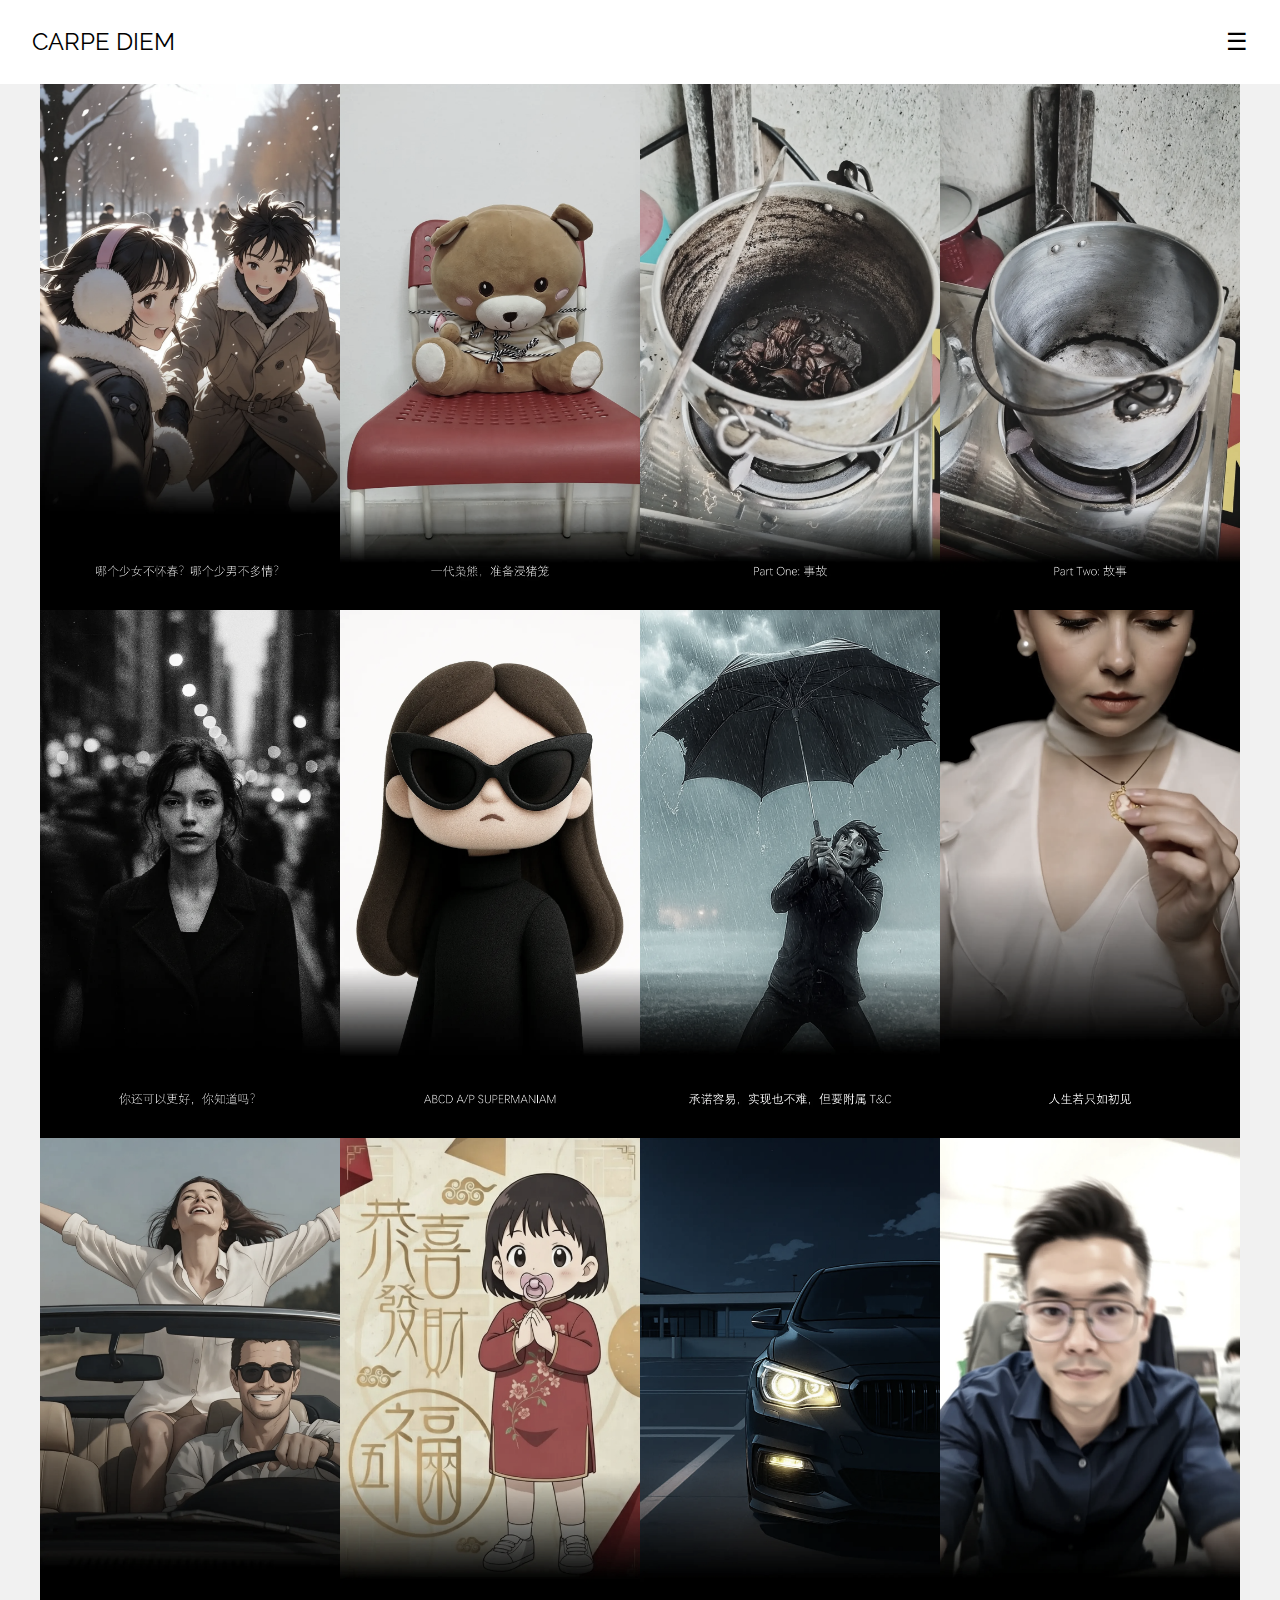
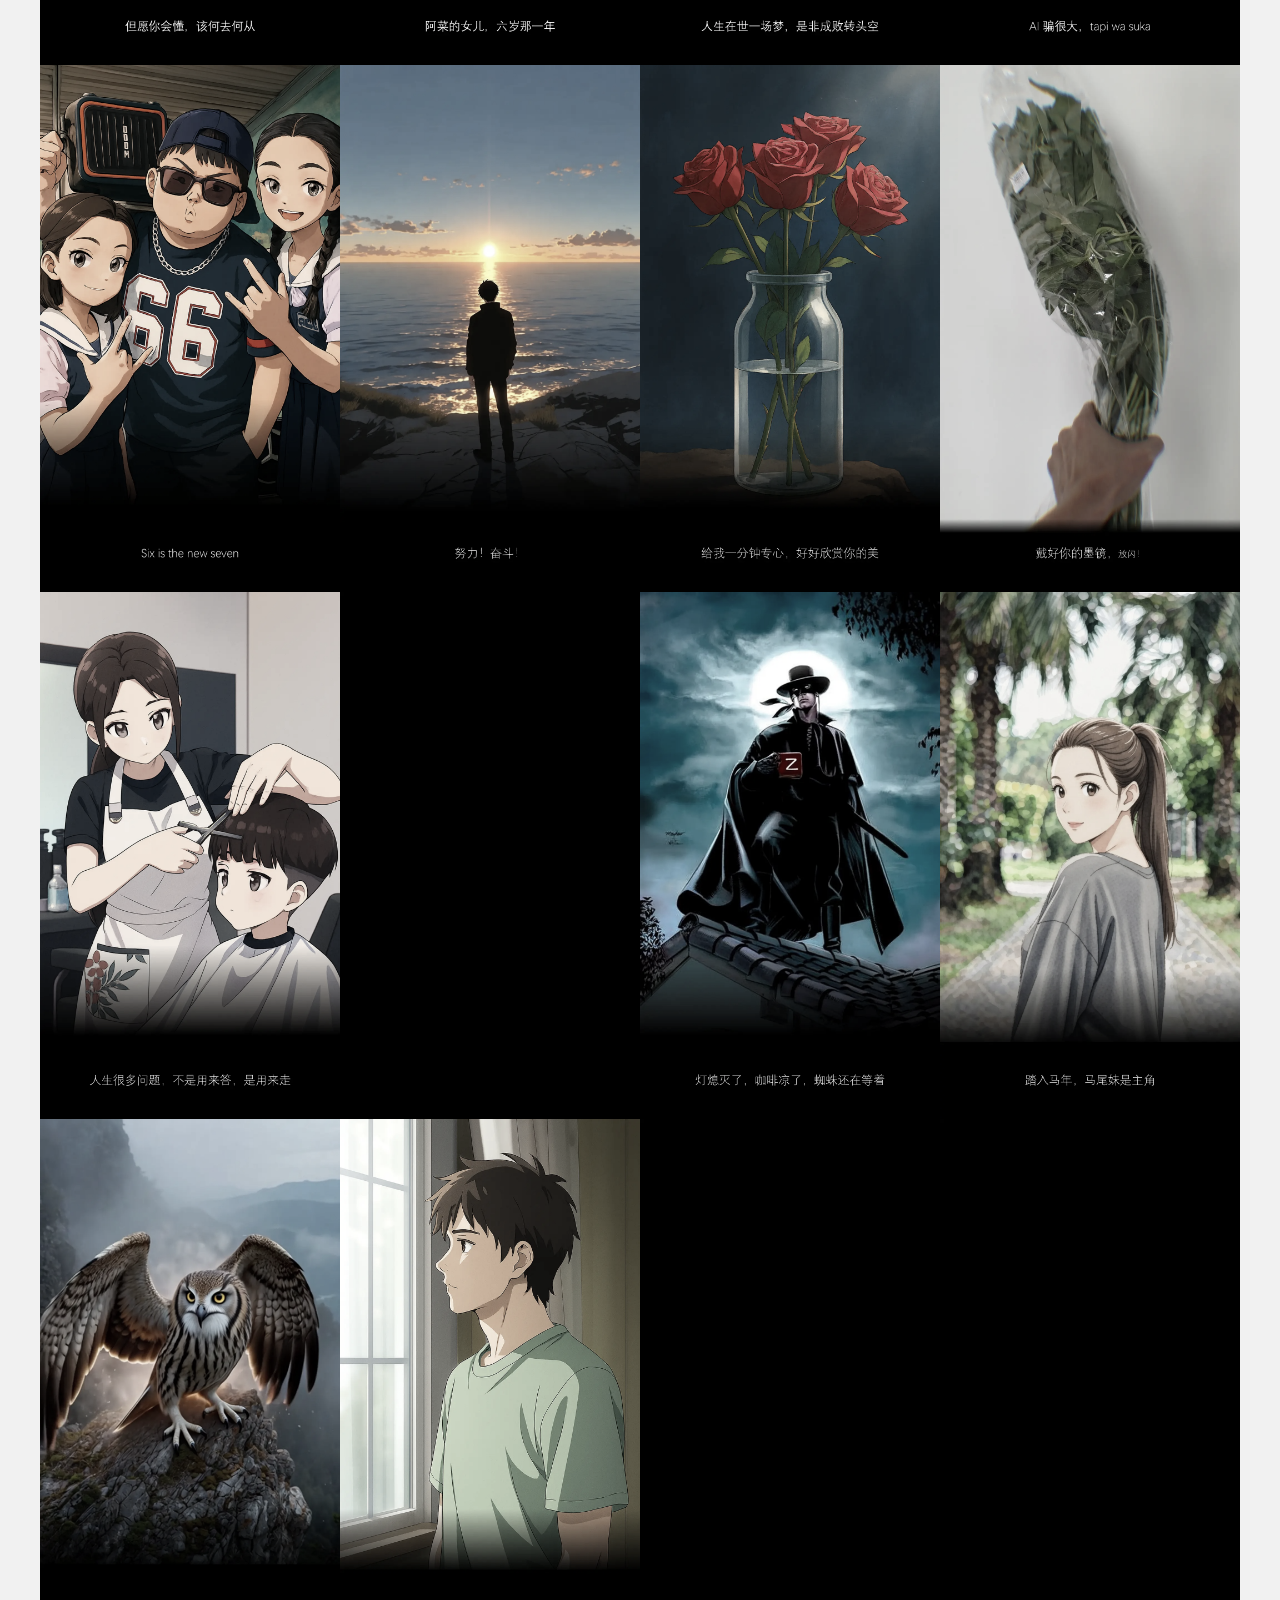
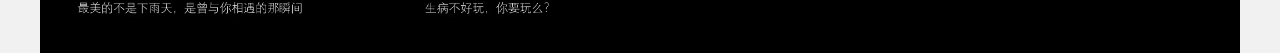
<file: todays3.html>
<!DOCTYPE html>
<html lang="en">
<head>
<title>Today ... Season 3</title>
<meta charset="UTF-8">
<meta name="viewport" content="width=device-width, initial-scale=1">
<!--<link rel="stylesheet" href="https://www.w3schools.com/w3css/5/w3.css">-->
<link rel="icon" type="image/ico" href="images/favicon.ico">
<link rel="stylesheet" href="css/today.css">
<link rel="stylesheet" href="https://fonts.googleapis.com/css?family=Raleway">
<style>
body,h1,h2,h3,h4,h5 {font-family: "Raleway", sans-serif}
.w3-quarter img{margin-bottom: -6px; cursor: pointer}
.w3-quarter img:hover{opacity: 0.6; transition: 0.3s}
.w3-quarter p {display: none;} /* Initially hide paragraphs */
#caption {text-align: center;} /* Left-align the modal caption */
</style>
</head>
<body class="w3-light-grey">

<!-- Sidebar/menu -->
<nav class="w3-sidebar w3-bar-block w3-black w3-animate-right w3-top w3-text-light-grey w3-large" style="z-index:3;width:250px;font-weight:bold;display:none;right:0;" id="mySidebar">
  <!--<a href="javascript:void()" onclick="w3_close()" class="w3-bar-item w3-button w3-center w3-padding-32">CLOSE</a>-->
  <a href="https://makeitstick.github.io/letter.html" onclick="w3_close()" class="w3-bar-item w3-button w3-center w3-padding-16">信箱</a> 
</nav>

<!-- Top menu on small screens -->
<header class="w3-container w3-top w3-white w3-xlarge w3-padding-16">
  <span class="w3-left w3-padding"><a href="https://makeitstick.github.io" style="text-decoration: none;">CARPE DIEM</a></span>
  <a href="javascript:void(0)" class="w3-right w3-button w3-white" onclick="w3_open()">☰</a>
</header>

<!-- Overlay effect when opening sidebar on small screens -->
<div class="w3-overlay w3-animate-opacity" onclick="w3_close()" style="cursor:pointer" title="" id="myOverlay"></div>

<!-- !PAGE CONTENT! -->
<div class="w3-main w3-content" style="max-width:1200px;margin-top:83px">

  <!-- Photo grid -->
  <div class="w3-row w3-grayscale-min">
   <div class="w3-quarter">
      <img src="images/todays3/D6.webp" title="20251229" style="width:100%" onclick="onClick(this, 'captionD6', 'audio/todays3/D6.mp3')" alt="">
<p id="captionD6"><br>
那个女人是他的未婚妻。<br><br>

还没跟他结婚，就已经和他最好的朋友跑了。<br><br>

他不是对自己没有信心，而是另有原因。<br><br>

有一次，他几乎丧命于仇家。<br><br>

关键时刻，他的救命恩人出现了，也成了他最好的朋友。<br><br>

后来那个朋友却得了一场病，病得很重。<br><br>

他苦苦追问，才知道朋友是为了那个女人而病倒的。<br><br>

为情所困，相思入骨，第四期了。<br><br>

那个朋友显然不知道那女人从小就和他订了亲。<br><br>

竟提了个要求将“表妹”许配给他，并答应会好好照顾她。<br><br>

他怎么能答应他呢？<br><br>

但他又怎么能眼见他的恩人相思而死。<br><br>

而他更不能去求她嫁给别人，她也绝不会答应。<br><br>

一个是他爱的女人，一个是他的救命恩人。<br><br>

他满心痛苦、满怀矛盾，开始酗酒。<br><br>

他决定要让她自己离开他。<br><br>

于是他求她去照顾朋友的病，他自己就开始纵情酒色，花天酒地。<br><br>

甚至将京城四大名妓：小红和小翠，小云同小吉。<br><br>

一起带回家，享受齐人之福。<br><br>

两年后，她终于心碎了。她终于选择了对她情深一往的他。<br><br>

他的计划终于成功了。此后，他一个人萧然而去。<br><br>

他决心永远也不再见她。<br><br>

他想她的时候，就会边喝酒边雕刻，不停雕不停咳。<br><br>

好多年后的一天。<br><br>

他遇到一个天性恶毒，豺狼之心的红孩儿，见面就要拿他的命。<br><br>

那孩子胆敢随意杀人，心狠手辣，他屡劝他不听，还用暗器暗算他。<br><br>

他反击 ... 废了那孩子的武功。<br><br>

旁人道：这只能怪他父母管教不严，纵子行凶，怨不得别人！<br><br>

他后来才知道，那红孩儿的爹娘 ...<br><br>

居然是他最好的朋友和最爱的女人的独生子。
</p>
	        	  
	  <img src="images/todays3/D5.webp" title="20260115" style="width:100%" onclick="onClick(this, 'captionD5', 'audio/todays3/D5.mp3')" alt="">
<p id="captionD5"><br>
那个看起来像有钱人的 intern 今年二十岁。<br><br>

他会福建话，我对他刮目相看。有利用价值，所以他价值连城。<br><br>

年轻就是最大的财富。但这个财富会随着时间增值还是贬值呢？<br><br>

如果我有一百万，我也会说福建话了。<br><br>

还是如果我会福建话，我就会有一百万。<br><br>

哪个比较容易实现？<br><br>

那天我的心被狗叼走了，谁知道不久，那只狗又把心丢回来。<br><br>

它汪汪汪，谷歌翻译道：一颗不会讲福建话的心，叼了也没有用。<br><br>

我把失而复得的心捡起来。不知道该伤心还是难过？我好像两个都有。<br><br>

好吧！今年我想学福建话。<br><br>

但是我想起，去年我也有一颗学日语的心，到最后呢？<br><br>

到最后什么都不记得了。<br><br>

Chottomatte<br>
给我一首歌的时间<br><br>

Jibun jishin ni tayotte kudasai īdesu ka<br>
请你相信自己，好吗？<br><br>

Anata wa saikōdesu<br>
你是最好的，你知道吗？<br><br>

Mōichido itte<br>
什么？大声点听不见。<br><br>

Darenimo, anata ni wa sore ga dekinai to settoku sa senaide kudasai<br>
Don't let anyone convince you that you can't do it.<br><br>

Watashi wa chō kanemochidesu!<br>
I am super rich!<br><br>

Dōmo<br>
谢谢那个 2024 的自己。<br><br>

大师兄回来了！我感觉到，全部都回来了。<br><br>

<br><br>

话说这个 intern 很少和我们一起出去 lunch.<br><br>

平时他都有妈妈的爱心午餐，基本上没什么机会和他聊上几句。<br><br>

但今天不一样，他妈妈不爱他了，没有饭盒，两手空空，肚子也空空。<br><br>

肚子一空，还秉持什么 stay hungry，stay foolish?<br><br>

所以很难得，犹如邀请到了巴菲特，和我们一起共进午餐，聊人生价值。<br><br>

这一餐果然非凡，我学到了三个福建词汇。身价瞬间暴涨三倍。<br><br>

我问了他"晚上"，"房间"，和"带小孩"怎么说？那是一个很愉快的交谈。<br><br>

àm-mê, wa tshuā ginna ki lu eh pâng-king pang sai. <br><br>

bo gong bo lang zai，pang sai、eh sai、dsai，all different sai.<br><br>

wa zai lu beh hiao ha mi shi dsai.<br><br>

dsai is our lovely prime minister a.k.a. wa lang eh 华哥。<br><br>

<br><br>

写完才发现，我写错了年份。<br><br>

去年不是 2024，今年都已经 2026 了。<br><br>

每当来到全新的一年，在某个瞬间，总会写错年份。<br><br>

但身为万物之灵的我们，随着时间，总能慢慢适应。<br><br>

等到终于不再写错了，这一年也就快结束。<br><br>

然后历史又重复，在某个瞬间，我们重犯同样的错误。<br><br>

只是那个从前，再怎么似曾相识，也已经回不去了。
</p>
		  
      <img src="images/todays3/D4.webp" title="20260125" style="width:100%" onclick="onClick(this, 'captionD4', 'audio/todays3/D4.mp3')" alt="">     
<p id="captionD4"><br>
长袖和短袖的差别，不只是长短。<br><br>

而是长袖折起来变短的时候，有一种层次感。<br><br>

那是短袖给不到的，它永远只能望尘莫及。<br><br>

一个女生，本来只是普通的 air suam.<br><br>

但就在绑马尾那瞬间，她立刻变成 sky juice.<br><br>

没事多喝水，多喝水没事，I love sky juice.<br><br>

以前喜欢短袖，因为觉得容易处理、简单快速。<br><br>

后来却发现它过于单调，少了一些感觉。<br><br>

随着年龄增长，那个曾经喜欢的理由消失了。<br><br>

突然就被另一种风格替代了。<br><br>

在我懵懂的世界，出现了更好的选择。<br><br>

所谓的突然，其实也没有很突然。<br><br>

当自己开始接受长袖，再慢慢把长袖折成短袖。<br><br>

才发现其效果不比短袖差，我的心就这么被俘虏了。<br><br>

以前总觉得长袖麻烦，是因为不懂得如何与它共处。<br><br>

直到同事告诉我，如果要把长袖变短袖，就要在穿之前先折好它。<br><br>

听君一席话，犹如听君一席话，这席话一出，胜读十年书。<br><br>

细节是魔鬼，次序是关键，我获益匪浅。<br><br>

曾经年少无知，习惯把衣服穿上之后，再来笨手笨脚把衣袖折起来。<br><br>

这样折磨人的方式，维持了多久？五千年！的风和雨啊藏了多少梦？<br><br>

那时的自己，为什么没想过去改变，心里埋怨倒是在每个早晨都有。<br><br>

天生我材必有用，但是埋怨有何用？<br><br>

生得你出来，就不是让你来埋怨。<br><br>

你有的是更大的使命。<br><br>

你的使命就是多主动去思考、优化、调整、改变。<br><br>

因为若不这么做，那些难缠的问题，肯定比你的爱情还长久。<br><br>

人生若是来体验，那试错也必定是其中最棒的过程之一。<br><br>

等待犯错，不如主动试错。<br><br>

岁月从不对谁仁慈，我们唯有对自己残忍。<br><br>

学会问对的问题，远比得到答案重要得多。<br><br>

因为问错了问题，得到的答案永远是枷锁。<br><br>

如果有了答案，想想是不是还可以再完善。<br><br>

说不定，只要稍微调一调，事半功倍取代事倍功半。<br><br>

Hantu pun jadi Tuhan.
</p>
	  
	  <img src="images/todays3/D3.webp" title="20260131" style="width:100%" onclick="onClick(this, 'captionD3', 'audio/todays3/D3.mp3')" alt="">
<p id="captionD3"><br>
华哥提议明年六岁上一年级，实际上背后有个主谋，他姓张。<br><br>

由于不认识对方，我不能随便在这里透露仁佳的名字。<br><br>

认识一个人不难，了解一个人才是。<br><br>

所以我们认识很多人，但从来就没了解过他们。<br><br>

有时候包括自己，因为了解是一个持续的过程。<br><br>

我以为，我喜欢这样，后来才发现，那只是我以为。<br><br>

我也以为，我讨厌这样，谁又会比自己知道，我真的喜欢这样。<br><br>

只有尝试过，和不断尝试，才能找到理想中的自己。<br><br>

只是理想和现实总有差距。<br><br>

怎么跨过去？怎么缩短？<br><br>

唯有针对性的寻找自己想要的那一片天地。<br><br>

一边撞墙，一边寻找答案，撞到你熟能生巧。<br><br>

就在有一天，你学会了先下手为强，把对方逼退到一个死墙角。<br><br>

让对方措手不及，无能为力，无法抗拒，无路可退。<br><br>

这时候，再展露你强而有力的臂弯，壁咚对方。<br><br>

对方低下头，紧闭着双眼，呼吸急促。<br><br>

其实你也不是真的想把对方怎么样。<br><br>

因为你还能怎么样，所以唯有这样。<br><br>

凡是陌生人，都是从嘘寒问暖，开始认识，再进一步了解。<br><br>

壁咚那一刻，世界静止，只听到喘息和加速的心跳。<br><br>

谁的心跳？一半是你，一半是他。<br><br>

因为你也是第一次这么做。<br><br>

至于为何这么做？你也懵了。<br><br>

打破沉默。<br><br>

我不认识你，你叫什么名字？<br><br>

<a href="https://www.youtube.com/watch?v=NMCOMRZ8xW4">我是张邦勤</a><br><br>

张邦勤的邦，张邦勤的勤。<br><br>

如果你不认识我，不要随便叫我名。<br><br>

诶，邦邦勤勤，邦邦勤 ～ <br><br>

原来你叫张邦勤！<br><br>

壁咚之后，我们算不算认识了呀？<br><br>

没吓着你吧？<br><br>

据说，你六岁就想读小学，但是一直无法完成心愿。<br><br>

走投无路之下，唯有使出，非到最后时刻，绝不拿出手的新年 K 歌。<br><br>

身穿深蓝色印有 66 的 T 恤、配上一副潮流墨镜、戴上摆边的鸭嘴帽。<br><br>

肩上扛着便携音响，脖子吊着纯银连环扣项链，嘟起有点帅又有点拽的嘴角。<br><br>

临时再 jio 上两位小美眉。英雄哪能少了美人？<br><br>

这一次，你豁出去了，不为什么，就只想用行动表达：<br><br>

人生很早就开始了，不是等到你准备好，它才开始。<br><br>

人生是一边摸索，一边变得更好，没有早知道，只有做了才知道。<br><br>

孩子需要人陪，需要有人点亮他们的黑，现实世界是最好的老师。<br><br>

华哥听了之后，没说什么。他也用行动完成了你未完成的梦想。<br><br>

张邦勤，鹤立鸡群。弟弟妹妹们，从今以后 ...<br><br>

Six is the new seven.
</p>
      	  
	  <img src="images/todays3/D2.webp" title="20260209" style="width:100%" onclick="onClick(this, 'captionD2', 'audio/todays3/D2.mp3')" alt="">
<p id="captionD2"><br>
星期一，普通上班日。<br><br>

抵达公司第一件事，先走去看那瓶玫瑰。<br><br>

五朵当中，四朵已低下了头。<br><br>

没人疼爱，再美的人，也会憔悴。<br><br>

剩下的一朵，还在努力抬起头。<br><br>

仿佛不到生命尽头，绝不低下头。<br><br>

人生两道难题。<br><br>

第一，老婆和妈妈掉进水里，先救谁？<br><br>

这题简单，等我有老婆再问我。<br><br>

第二，眨眼又来到午餐时间，吃什么？<br><br>

平常也就跟着次序，来来去去就那几家。<br><br>

今天突然想调换次序，到星期五的店。<br><br>

虽然今天星期一，但我想吃得健康点。<br><br>

它的 sweet and sour rice 套餐，有两条小白菜。<br><br>

比起其他地方，算是最营养的了。<br><br>

去到那里，店员说每份 ala carte 都有三十巴仙折扣。<br><br>

最后，我选了一份炸鸡块 carbonara 意大利面。<br><br>

当更贵的比便宜的还更便宜，这时健康已不重要。<br><br>

小孩不解，不是说好要吃健康的吗？<br><br>

大人笑道，永远不要听大人怎么说，看他怎么做。<br><br>

付钱的时候，店员说这个折扣会一直维持到月尾。<br><br>

然后他们就要结业了。<br><br>

他和我说话的语气，带有些伤感。<br><br>

就像那朵红色玫瑰，快要凋谢，却依然努力撑着。<br><br>

它曾经灿烂过，可惜最后，还是败给了现实的压迫感。<br><br>

每隔 21 天，我会去剪一次头发。<br><br>

理发的时候，我都不怎么和理发师聊天。<br><br>

可是今天，那理发师却和我滔滔不绝。<br><br>

或许是快过年了，她找到一个切入话题。<br><br>

新年回 kampung 吗？Kampung 在哪里？父母还健在吗？<br><br>

她叫我要常回家。<br><br>

她很遗憾自己以前没这么做。<br><br>

她有两个女儿。<br><br>

女儿就像以前的她，也不是很常回来。<br><br>

其中一个是空姐，时间上总是安排不到。<br><br>

她一边说，我一边听。<br><br>

我不懂得要如何接话。<br><br>

她手上拿着剪刀，我也不敢乱说话。<br><br>

风水轮流转，你都有今日 ...<br><br>

想想就好，我还是想要拿红包的。<br><br>

历史一直重演，只是换了人演。<br><br>

她的要求不多，只希望女儿在大日子能回家。<br><br>

新年、冬至、生日，大家可以一起团圆吃个饭。<br><br>

吃什么都不用紧，最重要回来。<br><br>

她一直重复，人生其实很短。<br><br>

我发现，失去过的人，才会这么说。<br><br>

她不想我们重蹈覆辙，她不想后辈步入后尘。<br><br>

她对我说的这些，就像我想对自己二十岁说的那些。<br><br>

可是年轻人没经历过失去，很难感同身受。<br><br>

明白，了解，感同身受，是完全不一样级别的体会。<br><br>

什么最珍贵？陪伴。<br><br>

什么最昂贵？错过。<br><br>

说得再多，也始终不如 ...<br><br>

人教人教不会，事教人一教就会。<br><br>

但愿，不会太迟。
</p>
		  
      <img src="images/todays3/D1.webp" title="20260222" style="width:100%" onclick="onClick(this, 'captionD1', 'audio/todays3/D1.mp3')" alt="">     
<p id="captionD1"><br>
这个新年没什么记忆点。<br><br>

放了一个礼拜假期，人也跟着过期。<br><br>

想写些什么，但是记忆零零散散。<br><br>

所以不能说等下再写，等有心情再写，等小明追到小丽再写。<br><br>

等到来，感情已经淡了，小丽嫁人了，但不是嫁给小明。<br><br>

当下最真实的画面变得模糊了，故事没了，爱情也没了。<br><br>

只记得年初一早上七点，见不到太阳。<br><br>

天色阴沉沉，我在跑着步。<br><br>

以前跑步，是为了追时间，那时候，只想越跑越快。<br><br>

现在跑步，纯粹是为了运动，人若不动，就没有运。<br><br>

要运气好，那就动起来，流些汗，做个男子汉、女强人。<br><br>

女强人？女人再强也不过是女人。<br><br>

这是阿飞在《小李飞刀》说的一句对白。<br><br>

谁动了真感情，谁就输了。<br><br>

他差点就这样，死在林仙儿手上。<br><br>

天空开始下起毛毛细雨。<br><br>

我没有躲避，反而很享受。<br><br>

身上没有携带任何身外物品。<br><br>

手机、手表、耳机、钥匙、钱包什么都没有。<br><br>

回到最初的跑步装备。<br><br>

这不仅是大年初一，也是初恋的味道。<br><br>

突然间，头顶出现一道黑影。<br><br>

那不是乌云，那是只巨大的猫头鹰。<br><br>

它的翅膀全面展开，准备着陆附近油棕树的枝叶上。<br><br>

我再想望它第二眼，它已经不见了。<br><br>

当我在叹息，为什么不早点察觉？<br><br>

第二只猫头鹰 ... <br><br>

以同样优雅的滑翔姿态，安静划过头顶上的天空。<br><br>

天空没有留下一丝痕迹。<br><br>

只有我独自一人被震撼的瞬间记忆。<br><br>

我又错过了。<br><br>

它们从哪里出现？什么位置？<br><br>

后知后觉的我，悄无声息的它们。<br><br>

二零二六年二月十七号早晨七点的某一分钟。<br><br>

我们曾同时间相遇。<br><br>

因为你们，我会记住这一分钟。<br><br>

从现在开始，我们就是一分钟的朋友。<br><br>

这是事实，你改变不了，因为已经过去。<br><br>

虽然我知道，你们明天不会再来。<br><br>

That windy, cold and lonely morning.<br><br>

I saw a B2, not one but two.<br><br>

如果特朗普在身边，他会指向天空。<br><br>

告诉布丁和渺小的我，骄傲地介绍：<br><br>

瞧！那是我们美丽国家当今最先进的隐身远程重型轰炸机！<br><br>

这个假期，让你们见识一下。<br><br>

很漂亮，不是么？
</p>
   </div>
    
   <div class="w3-quarter">
      <img src="images/todays3/C6.webp" title="20260103" style="width:100%" onclick="onClick(this, 'captionC6', 'audio/todays3/C6.mp3')" alt="">
<p id="captionC6"><br>
现在学校假期，侄女又回来了。<br><br>

有一次她来之后，我房间出现一只大象。<br><br>

那只大象让我失去了第一把吉他。<br><br>

时间越走越远，回忆依旧清晰。<br><br>

仿佛就在昨日，那把吉他死得很惨。<br><br>

一阵狂风，琴头和琴身，已相隔两地。<br><br>

传说中，如果你的剑法够快，对方不会感到痛，还会感激你。<br><br>

自那一次，她获得了一枚不速之客徽章，为自己写进黑名单历史。<br><br>

之后她每次来我房间，犹如擅自闯入武林禁地，一点规矩都没有。<br><br>

我心中自然会产生些许愤怒，但更多的是忐忑不安。<br><br>

我拿她没办法，她有块无形免死金牌。她是我的灵感泉源。<br><br>

她东看看，西看看，下一秒，直接跳上我刚洗好的床单。<br><br>

我无言瞪着她。我不懂得如何生气。我对小孩束手无策。<br><br>

她还是那只喜爱东奔西跑，这里瞧那里望，好奇心满满的猴子模样。<br><br>

我知道她是要引起我的注意。<br><br>

最好是和她一起玩、一起疯、一起 <a href="https://www.youtube.com/watch?v=4ZB7TE1O7Vo">bow wow wow</a><br><br>

让我看到你双手，对抗地心引力一起反转地球。<br><br>

只不过，我没有那个心情。<br><br>

我一路来都不懂得怎么和小孩子玩。<br><br>

或是说，我对小孩没耐心。<br><br>

我比较喜欢观察他们为何要如此玩。<br><br>

我喜欢当膀胱者多过参与者。<br><br>

这样我才能发现到我写错字了。<br><br>

肠炎道：膀胱者清，当局者迷。<br><br>

这一次，她没有带一只大象来我房间。<br><br>

她带来的是墨菲定律（Murphy's Law).<br><br>

事情如果有变坏的可能，那么这种可能总会发生。<br><br>

Anything that can go wrong, will go wrong.<br><br>

所以还是发生了某些事故，我才有故事写在这里，灵感需要代价。<br><br>

代价要从她进入我房间那一刻说起。<br><br>

黄昏，有个六岁的小女孩，她手上带着一条绳子和一粒小铃铛。<br><br>

她来到一个门口，门口写着“闲人和狗”禁止进入。<br><br>

她还是进来了。不止一次。<br><br>

除了 ABCDEFGST 之外。其他字，她看不懂。<br><br>

她进来第一句话：你是坏人吗？<br><br>

我戴着耳机听我的歌，假装听不到，虽然只是戴了半边耳朵。<br><br>

她靠近我，重复道：喂，你是坏人吗？<br><br>

房里听歌正听得入神的我，表情敷衍道：不是。<br><br>

她就很好奇我在听什么了，听到可以不想理她。<br><br>

她伸手拿起另一边耳机，一听，她也就站在那里不走了。<br><br>

样子好像这是她第一次戴耳机。<br><br>

耳机里就只有一首西洋歌曲在重复循环着。<br><br>

我戴着右边，她戴着左边，就像那首<a href="https://www.youtube.com/watch?v=IoCoIxkGkVw">园游会</a>的 MV 画面。<br><br>

原来不是，酱那到底是什么 MV 呢？我印象中看过类似 MV.<br><br>

一时想不起。麻烦了这次。<br><br>

才进入新的一年不久，就遇到这种记忆考验。<br><br>

想不到，我就会一直想。日有所思，夜有所梦。很快就会发恶梦。<br><br>

真的好无辜。<br><br>

写着写着，突然就被另一个烦恼给缠绕着。这感觉真不舒服。<br><br>

换位思考，这同样感觉不就是方才侄女所体会的么？<br><br>

她想找人玩，但是没有人陪她玩。这岂不是同样难受？同样不舒服？<br><br>

真的好无辜。<br><br>

耳机里重复播着的单曲名为 Innocence.<br><br>

看到侄女听得如此着迷，我放下另一边耳机，走了出去。<br><br>

她立即就将它塞进另一只耳朵，一听就是到晚餐时间出门前。<br><br>

事故发生在晚餐之后。<br><br>

吃饱回来，我又走进房间，戴上耳机。<br><br>

这一次只是纯粹戴上，并没有歌曲。<br><br>

侄女吃饱了，精力十足。又来跟我抢耳机。<br><br>

这次在乱中挤来挤去，不小心推倒了一旁的小风扇。<br><br>

小风扇倒在地上，盖都脱臼了。这还不用紧。<br><br>

要命的是，旁边的吉他，给那倒下来的风扇擦伤了。<br><br>

真的好无辜。<br><br>

没事。人没事就好。只不过虚惊一场。<br><br>

侄女知道做错了，心虚道：我玩你的枕头。<br><br>

我有点生气，道：不要玩了。<br><br>

侄女跑出房间，接着回头道：你的房间不好玩的。<br><br>

真的好无辜。<br><br>

冷静下来后，除了生死，一切大小事都是皮外伤。<br><br>

我当下是生气，尤其在刹那，碰！的一声。<br><br>

当了解情况没那么糟之后，我笑了。这小鬼真是的。<br><br>

没多久，侄女找到了另一个目标人物。<br><br>

侄女道：你是坏人吗？<br><br>

枭熊道：是坏人又怎样？不是坏人又怎样？<br><br>

这枭熊好嚣张的口气。<br><br>

侄女再也没有出声。<br><br>

直到我走出客厅，眼前所见让我吃了一斤 Nora Muruku Mi.<br><br>

一条黑白无常索命绳，伴随一粒夜半惊魂小铃铛，紧紧勒住枭熊脖子和全身。<br><br>

枭熊两眼不瞑目，双脚摊开，熊头垂下。<br><br>

一只耳朵已经站不起来，另一只耳朵早已倒下，没了气息。<br><br>

当今武林，卧虎藏龙。一山有一山高，鸡蛋还有鸡蛋糕。<br><br>

一代枭熊就此含恨而终。<br><br>

江湖再也无人知晓枭熊的行踪。
</p>
      	  
	  <img src="images/todays3/C5.webp" title="20260117" style="width:100%" onclick="onClick(this, 'captionC5', 'audio/todays3/C5.mp3')" alt="">
<p id="captionC5"><br>
当一个人驾着车，行驶在熟悉的道路，车程超过一小时，我会胡思乱想。<br><br>

当风景不停在切换，眼前所见的景色不一样，我发现很容易产生新的想法。<br><br>

相比起，当你只是坐着原地不动，思绪反而容易阻塞，久久写不出一笔一划。<br><br>

所以事实上，我喜欢走、跑，看看周围千变万化的人事物。<br><br>

但矛盾的是，我对旅行却没有太大的欲望。一到十，它在一的位置。<br><br>

不是第一，而是一点都没有想去旅行的冲动。<br><br>

欲望这种东西，要和冲动擦出火花。如果有就有，没有就真的没有。<br><br>

比起要我走进别人的世界去探索别人的文化。<br><br>

我还是喜欢，别人走进我的世界，让我遇见对方，写下彼此的故事。<br><br>

这个是被动、主动、E 人或 I 人的差别吗？<br><br>

还是在我的成长过程中，发生了某些基因突变，无人晓得。<br><br>

我在想，如果哪天我会喜欢上旅游，那是因为我想要寻找故事。<br><br>

待在同一个地方太久，没有东西好写，灵感终究会干涸，它需要一些滋润。<br><br>

最好的滋润泉源，莫过于 ...<br><br>

解锁一个新的领域、探索一个陌生的城市、或是来到一个久违的老地方。<br><br>

那里会有许多故事等着揭开，就从自己愿意踏出脚下那第一步开始算起。<br><br>

现在我所有的灵感，都是别人带给我的，尤其是那些新面孔的实习生。<br><br>

如果没有那些新 intern 的到来，我早就不知道要写些什么。<br><br>

早前其中一个 intern，我觉得她至今仍是最杰出的一位。<br><br>

没有她，就没有 New Balance 的故事。<br><br>

暂且就称她为 ABCD，也刚好和她英文名有谐音，那很好。<br><br>

每次听她为顾客讲解，不知道的还以为她来自超级补习学院的导师。<br><br>

她有一颗小学老师的超级耐心，只有她能把顾客当作小朋友来教导。<br><br>

她有一本自己的手抄书，用来记录自己的学习过程。<br><br>

在一个怎么更新系统的 documentation 里，她写了 42 steps 的超级详细步骤。<br><br>

42.195 是马拉松的距离。一个让我跑得欲哭无泪的距离。我怎么能忘？<br><br>

对了，她喜欢用 super 这个字眼。<br><br>

Super nice, super good, super delicious, super 开心无敌奖门人。<br><br>

辣辣寿司边个食，我唔食，你要食，两个两个边个食，冇人食冇人食 ...<br><br>

当和现在的 intern 聊起她，intern 还以为她是印度人。<br><br>

因为通常只有印度人喜欢用 super 与别人交谈。<br><br>

没错。<br><br>

前世她来自一个印裔家庭，她全名就叫 ABCD A/P SUPERMANIAM.<br><br>

爸爸都叫 super 了，女儿难道还不是 superwoman 么？<br><br>

中学的时候，我也有不少印度同胞朋友，耳濡目染之下学了几句。<br><br>

坐我隔壁一起上课的就是一位印裔女同学，她喜欢吃宵夜。<br><br>

我道：supper leh ma? <br>
宵夜吃了吗？<br><br>

她道：supper leh. <br>
宵夜吃了。<br><br>

我道：yennah supper leh? curry supper leh ma? <br>
宵夜吃什么？宵夜吃咖喱吗？<br><br>

她道：amm maa <br>
是的。妈妈煮的宵夜咖喱，每一口都是如此销魂。<br><br>

生命中最美好的手信，它并没有离我们太远。<br><br>

它一直就在，那些不经意收集下来的生活小事。<br><br>

岁月很长，人生很短。且行且珍惜。
</p>
		  
      <img src="images/todays3/C4.webp" title="20260127" style="width:100%" onclick="onClick(this, 'captionC4', 'audio/todays3/C4.mp3')" alt="">     
<p id="captionC4"><br>
很少这么早就放工了。<br><br>

The probability is low but never zero. <br><br>

现在是两点三十八分，我在轻快铁包厢里吹着冷气。<br><br>

看着风景快速从我眼前闪过。<br><br>

没有预告说今天要 onsite, 就像电影上映前没有 trailer. <br><br>

来到公司，Teams notification 弹出来：<br><br>

你等下有 appointment 吗？<br><br>

望了一眼我的时间表。<br><br>

今天佳人有约，但约的不是我。<br><br>

那很好，现在准备一下，十点和某某出去 onsite. <br><br>

好吧！<br><br>

最近感觉工作忙不完，终于有个借口，可以暂时离开人世间的喧嚣。<br><br>

蛇年结束前，我也想蛇一下。<br><br>

说不定，蛇一蛇之后，忽然就看破红尘。<br><br>

落发为僧，削发为尼，隔日出家为僧尼。<br><br>

不再留恋干捞米粉面猪肉粉，从此与红烧绝缘。<br><br>

阿弥 ～ 我饿了。<br><br>

昨晚睡得好，今早精神好。<br><br>

你要带我走，我随时跟你走，最重要是有人载。<br><br>

有多久没坐乘客位置，感觉真舒服。<br><br>

不需要自己开车，人见人爱，车见车载，那也是一种奢侈。<br><br>

无事不登三宝殿。<br><br>

今日和 salesperson 一起出个街。<br><br>

回得早，身体好，但接下来的日子，想必是要开始难熬了。<br><br>

三点十五分回到家，坐在客厅呆着，不想急着去洗澡换衣服。<br><br>

早上出门前，头发已经涂牛油弄站站了，衣服也穿得美美的。<br><br>

这么快又要换回去，舍不得，也不值得。<br><br>

穿着会影响心情，不能随便让家里衣，破坏了整个吃蛇的状态。<br><br>

对，吃蛇也要很讲究。<br><br>

那么就从房间把吉他搬到客厅来，你猜我最拿手哪一首歌？<br><br>

你去想一想，你去看一看，答案自然会揭晓。<br><br>

刚才去见的顾客，是一名很年轻的女生。<br><br>

何谓年轻？小过华仔就是年轻。<br><br>

如果还小过我，哈，那是我们都回不去的从前，干杯。<br><br>

她的华语标准、马来语顺畅、英语流利、出口快、思维清晰。<br><br>

她坐在 C 位，带领着四位，年龄比她还大的管理层，像个军师指挥整个场面。<br><br>

展开一系列有关 system migration 的障碍与难题、策略和解决方案。<br><br>

在那房间里，我的名字叫静静。<br><br>

我就静静地听他们大人说话，小孩乖乖不插嘴。<br><br>

然后我就在想接下来的日子不好过，六岁就要进一年级了。<br><br>

书包要带多少个奶嘴呢？<br><br>

如果遇到心仪的小丽，要不要分一个给她？<br><br>

分了给她，又够不够给隔壁班的小倩呢？<br><br>

年轻的女强人长什么样子？<br><br>

大概就像她那样，日理万机，机不可失，失败了再重来。<br><br>

来的时候，会议室门一打开，你已能感受到她的气场。<br><br>

会议结束了，吃午餐的时候，同事把她的名片递给我。<br><br>

她是一名上市公司的 GM ... 她的爸爸叫阿菜！<br><br>

阿菜啊，蛇吃饱后，就是马年了。<br><br>

到时候，希望顺顺利利的，马到功成，承你贵言。<br><br>

先来给你拜个早年，你也很年轻嘛，小过刘德华。<br><br>

来，我们一起唱恭喜发财！
</p>
	  
	  <img src="images/todays3/C3.webp" title="20260204" style="width:100%" onclick="onClick(this, 'captionC3', 'audio/todays3/C3.mp3')" alt="">
<p id="captionC3"><br>
天气变了，变得不哭了。<br><br>

春风吹起了，吹得满地落叶。<br><br>

前面那个男人很熟悉，我却一时想不起他是谁？<br><br>

他和我同一个路线，那就让答案慢慢揭晓。<br><br>

我一边跟着他脚步，一边努力记忆。<br><br>

他有一个老婆。<br><br>

不久前，老婆还刚生了第二胎。<br><br>

他每次出门前，老婆会抱着孩子，在门口跟他说再见。<br><br>

记得有一次，我经过他家门前。<br><br>

有个女人，大着肚子，牵着女孩在门口。<br><br>

满脸幸福洋溢地向我招手，对女孩说：快跟爹地讲拜拜。<br><br>

女儿说出再见那一刻，我俩对望。<br><br>

眼前出现一片浩瀚无际的大海。<br><br>

天连海，海连天。<br><br>

我对着大海呐喊：努力！奋斗！<br><br>

心底深处，她们就是我的全部。<br><br>

一句我养你，快要溜出口，又吞回肚子里。<br><br>

才发现 ...<br><br>

若要让对方不需要工作，我养得起你，也是一种我向往的奢侈。<br><br>

曾经有人叫我写封信告诉她，今天的海是什么颜色？<br><br>

她没有等到我的回复。<br><br>

那时我们都很年轻，吃的盐不多，海水也很淡。<br><br>

她最后只听见海哭的声音，我们再也没有见过面。<br><br>

海不就是蓝色的么？<br><br>

蓝色是忧郁，灰色是不想说，而在你眼中看到的又是什么颜色？<br><br>

当女孩用天真无邪的眼神对着我说：爹地，拜拜！<br><br>

刹那间，我看见的是一片缤纷色彩的大海。<br><br>

它不只是一种颜色，更不是那种深沉郁闷的黑蓝色。<br><br>

那海水是多么的平静且温柔，那是女孩会说话的眼睛。<br><br>

紧紧相依的心，如何 say goodbye?<br><br>

女儿是爸爸的前世情人，爸爸这一生注定欠着女儿。<br><br>

突然间，卷起一波海浪，扑在我脸上，死在沙滩上。<br><br>

我什么时候从取快递，娶到了人家的老婆。<br><br>

还无端端当上了人家的爹地！<br><br>

螳螂捕蝉，黄雀在后。<br><br>

女孩隔着街喊的那一句话，当然不是对我说。<br><br>

那条街对面，是他们家的停车位。她爸爸就在车里面。<br><br>

我是一只路过的蝉，从小吃玻璃长大。<br><br>

刚好走到那条街，夹在父女之间。<br><br>

女儿的话，穿入我心，让我有幸当个三秒的爸。<br><br>

享受这份转眼即逝的天伦之乐。<br><br>

那刻，我似乎感受到，成为爸爸的喜悦。<br><br>

老婆和孩子，单单的目送与等待。<br><br>

都可以让自己充满活力、永保青春，成为真正的男人。<br><br>

她们的存在让自己更完整。<br><br>

如果我是一只蝉，那你是不是一只飞鸟？一只没有脚的飞鸟。<br><br>

这一生注定只能一直飞，飞累了就在风里睡。<br><br>

一辈子只能落地一次，那就是死亡的时候。<br><br>

飞鸟和蝉，早就有个约定。<br><br>

见过一次面，就不说再见。再见只能是来生。<br><br>

男人终于走到家门口。<br><br>

我就知道我认得他。<br><br>

他妈妈正在门前扫着满地的落叶。<br><br>

他今天看来不需要上班。<br><br>

他走到妈妈身旁，把扫帚和畚斗拿到手中，道：<br><br>

扫叶不努力，老大徒伤悲。<br><br>

妈，让孩儿来。你去和孙女玩吧。
</p>
      	  
	  <img src="images/today/XX.webp" title="SEASON 3A" style="width:100%" onclick="onClick(this, 'captionC2')" alt="">
	  <p id="captionC2">C2</p>
		  
      <img src="images/todays3/C1.webp" title="20260226" style="width:100%" onclick="onClick(this, 'captionC1', 'audio/todays3/C1.mp3')" alt="">     
<p id="captionC1"><br>

一把吉他，挂在身上，走向心仪女生面前。<br><br>

姑娘今天看来春风满面，让我为你弹奏一首简单的歌。<br><br>

这世界很复杂，混淆我想说的话，我不懂，所以这首我不会。<br><br>

我们只好退求而其次，先来一首 happy meals 版本。<br><br>

醉翁之意不在酒，只在乎曾经拥有。<br><br>

酒没喝，人已醉。在乎搭讪而已借。<br><br>

人生三借：借势、借力、借智。<br><br>

借什么势？趋势的势。站在风口上，猪都会飞。<br><br>

借什么力？银行的力、市场的力、团队的力。<br><br>

借什么智？前辈的智、老师的智、学长学姐的智。<br><br>

人生本来就是借回来的。<br><br>

潜意识让我们误以为，那是属于自己的。<br><br>

人的一开始，就在还债。还时间的债。<br><br>

时间到了，不管多么不舍，终究还是要还回去。<br><br>

这世界永远属于年轻人，年轻人不会永远年轻。<br><br>

拨动琴弦，音乐响起。<br><br>

两只老虎，两只老虎，跑得快，跑得快 ...<br><br>

然后没有然后，姑娘已经跑了。<br><br>

姑娘样子看来比马哈迪年轻二十岁。<br><br>

马哈迪今年一百岁。<br><br>

八十岁的姑娘跑得快，肯定有古怪。<br><br>

为什么跑呢？这首歌没什么不妥。<br><br>

女生本来就是母老虎。<br><br>

然后的然后，我继续弹 ...<br><br>

对牛弹琴不是牛的错，是弹琴人的错。<br><br>

但她们是母老虎 ... 所以又回到没有然后。<br><br>

如果这样都可以认识到女生，以后阿婆过马路我不扶，我只服你。<br><br>

八十岁都还可以跑，还扶什么？<br><br>

喝黄老仙师的符水比较实际，喝完良缘自然会出现。<br><br>

开工至今，就开始生病，病到 sot 掉了。<br><br>

射人先射马，进入马年，马先给人射，人也倒了下来。<br><br>

马云说：今天很残酷，明天更残酷，后天很美好。<br><br>

他继续说：但大部分人死在明天晚上，看不到后天的太阳。<br><br>

马云现在在哪里？我的太阳在哪里？太阳穴就有两个。<br><br>

悄悄的我病了，正如我悄悄地好起来，我咳一咳嗽，原来我没有好。<br><br>

没有好的不只是我，Kelana Jaya LRT 也是。<br><br>

不要吵我，我要一个人安安静静的，比周杰伦的安静乘二。<br><br>

唯有抛弃公共交通，独自驾车去公司。<br><br>

有的选择，是一种奢侈。<br><br>

我不是刘建明，我有得选。<br><br>

挤爆月台上的那些乘客，有多少是刘建明？<br><br>

他们不是不想做好人，他们只是想好好坐一个轻快铁而已。<br><br>

好人太难做了。<br><br>

难道 LRT 就很简单么？<br><br>

没事情的时候，我们都习以为常，本来就应该这样。一辈子都要这样。<br><br>

突然间，某一天，病了，故障了，再次看见脆弱的自己：<br><br>

They say nothing lasts forever. <br><br>

We're only here today.

</p>
   </div>
    
    <div class="w3-quarter">
      <img src="images/todays3/B6.webp" title="20260110" style="width:100%" onclick="onClick(this, 'captionB6', 'audio/todays3/B6.mp3')" alt="">
<p id="captionB6"><br>
这个锅，是我妈的宝贝。<br><br>

我问我妈：如果这个锅和我掉进水里。你先救谁？<br><br>

妈妈道：大不了生多一个。<br><br>

我被女友飞，很伤心。没关系，回家去。<br><br>

妈妈用这个锅煮好料给我吃。隔天就痊愈了。<br><br>

羊肉咖喱、Dhal 咖喱、焖猪脚、黑豆鸡汤、ABC 排骨汤、汤圆、汤唯。<br><br>

全都很好吃。<br><br>

朋友不可靠，女朋友还会跟别人跑。<br><br>

只有自己的胃会跟随自己一辈子，所以要对它好。<br><br>

以后，只要饭和爱你都会做了，女友再也不会跑。<br><br>

绑住对方就靠这两样。如果有以后。<br><br>

<br><br>

最近身边的人都很善忘。<br><br>

同事 A 有 onsite，但是忘了有 onsite.<br><br>

等顾客打电话过来，才发现自己忘了，别人还在等着他赴约。<br><br>

说好的，三年不见面。转眼就已经三年。当初说好的三年呢？<br><br>

幸好有些人还愿意等，幸好还能说幸好，幸好一切都还来得及。<br><br>

<br><br>

同事 B 帮顾客解决问题。<br><br>

对方所有的 financial reports 无端端变成零。<br><br>

有两个方案：<br><br>

一个是 restore backup.<br><br>

一个是重新 recalculate gl，确保让它跑到完。<br><br>

同事 B 选择了 restore backup. 用的是顾客昨天自己备份的 daily backup.<br><br>

这么一 restore，最新 data 当然只到昨天。<br><br>

今天早上 key in 的资料也就不会存在。<br><br>

但是当下，顾客不会知道这个后果，他们以为有 backup 就可以了。<br><br>

但是当下，同事 B 入世未深，他没有事先告诉顾客，这么做会有什么后果。<br><br>

<br><br>

真正的问题来了。<br><br>

顾客这才发现午餐之前所打的单都不见了。为什么？<br><br>

他们不想重新打过那些单。现在他们要求 restore 回原本的 database.<br><br>

Restore 之后，他们会选第二个方案，也就是重新 recalculate gl.<br><br>

这个简单得多，早就该选这个。<br><br>

关键就在这里出了问题。<br><br>

不知何故，我们已经找不回 original 的 database. 为什么？<br><br>

垃圾桶找没有、backup folder 也没有。<br><br>

Original Penang Kayu Nasi Kandar House 加了三碗饭都没有。<br><br>

找不回就没办法了，看似很轻的一个举动，却影响到了别人。<br><br>

他们需要做两次工，浪费人力资源。<br><br>

顾客打来，那是一把熟悉的声音。<br><br>

如果真的找不到，就不要浪费时间再找了。<br><br>

我们会自己 key 回去。<br><br>

但是你必须让你的人知道，做事情最好要 backup.<br><br>

你们不是每次做之前都有 backup 的吗？<br><br>

你犯下的错误看不到，别人却因此要为你买单。<br><br>

带着失望加无奈的声音盖上了电话。<br><br>

We always back up the system before upgrading a program for the customer.<br><br>

But in life, can we get a second chance if we did something wrong? It depends.<br><br>

这曾经出现在第八封信的内容，我没有给现在的 intern.<br><br>

唯有感叹历史都在重复，只是主角换了人演。<br><br>

人教人始终教不会，事教人一教就会。<br><br>

我犯过同样的错，我不敢了。<br><br>

下一次，看你还敢不敢？<br><br>

如果，还有下次。<br><br>

下次，不敢。<br><br>

你还敢？<br><br>

不敢 ...<br><br>

了
</p>
      	  
	  <img src="images/todays3/B5.webp" title="20260118" style="width:100%" onclick="onClick(this, 'captionB5', 'audio/todays3/B5.mp3')" alt="">
<p id="captionB5"><br>
要送我礼物？<br><br>

那就送牙膏或是牙刷。<br><br>

这两个我都好喜欢。<br><br>

刷了牙之后，我们就可以打杰伦。<br><br>

如果是如花送你呢？<br><br>

你这是在歧视如花么？<br><br>

只要谁送，我照样和他一起打杰伦。<br><br>

杰伦不打不行，这叫礼尚往来、投桃报李，你送我套，我抱回你。<br><br>

学堂没教么？孺子不可教。<br><br>

好啊，如花就在这。<br><br>

哼！一把年纪了，还欺负人。<br><br>

我没欺负如花啊，如花就在这。<br><br>

我是说你欺负我！<br><br>

君子一言，驷马难追。<br><br>

学堂没教么？看来孺子也不可教。<br><br>

你这次的杰伦，注定被打得好惨。<br><br>

那是一场激烈的双唇交接、火花四溅，如同狂风暴雨席卷而来。<br><br>

再好的雨伞也不堪一击、<br><br>

再好的防备也措手不及、<br><br>

再怎么反抗也于事无补，<br><br>

唯有任由对方随舌摆布。<br><br>

那次以后，君子还是君子。<br><br>

不经一事，不长一智。<br><br>

只是天空灰得像哭过 ...
</p>
		  
      <img src="images/todays3/B4.webp" title="20260129" style="width:100%" onclick="onClick(this, 'captionB4', 'audio/todays3/B4.mp3')" alt="">     
<p id="captionB4"><br>
今早开车上班，把车 park 在 LRT 站。<br><br>

心里有数，放工一定会塞车。<br><br>

放工了，身子靠在轻快铁玻璃门旁。<br><br>

工作有点累，眼神有些倦，不想看手机。<br><br>

举头吹冷气，低头望 LDP.<br><br>

那马路上天天都在塞，而每个人天天在忍耐。<br><br>

那些车为什么会逼在车龙？因为车子里的人没得选。<br><br>

眼珠子一转，我既然不是刘建明，我就不是没得选。<br><br>

我还可以自己给自己机会。<br><br>

这是我第一次，清醒地做了个决定。<br><br>

不再是糊里糊涂，路走了一半，才发现自己早上是驾车。<br><br>

所以应该往停车场的方向走去，而不是直走回家。<br><br>

当车子一出大路，我就立刻被陈永仁拿着枪怼着自己的头：<br><br>

开得这么急，赶着夕阳西下前，去晒太阳么？<br><br>

到时走也走不得，退也退不回了，我成了塞车的一分子。<br><br>

一时猴急，不看时段，想要刺激，明知不对，终究越了界。<br><br>

对不起，我想做个好人，给个机会我。<br><br>

犯错以后，才后悔，会不会太晚？<br><br>

我犯了全天下男人会犯的错。<br><br>

戏看得多，走火入魔。<br><br>

谁的人生，不是一场戏？<br><br>

醒来了！<br><br>

都说这次是自己清醒中，做出的一个决定。<br><br>

把车留在 LRT 站，先用双腿走回家。<br><br>

以今天这样的车龙，走路肯定快过驾车。<br><br>

况且，我不是不想嫁，而是没有人要娶。<br><br>

什么鬼？<br><br>

我只是想换个时段，让子弹先飞一会儿，稍后再回到停车场取车。<br><br>

两个多小时过去，天色已暗。<br><br>

走在人行天桥，LDP 还是多车，但明显少了许多。<br><br>

时速已从婴儿的脚步，提升至闪电飞人博尔特的速度。<br><br>

The second lesson of the year ... <br><br>

我一直以为不能让那辆车离我太远。<br><br>

当我越这么想，我就越被束缚，得不到真正的自由。<br><br>

那些属于自己的，从来不会因为放了手就会消失。<br><br>

而是当你需要它时，它依然在那个约好的地方等着你。<br><br>

只因那是我们的约定。
</p>
	  
	  <img src="images/todays3/B3.webp" title="20260206" style="width:100%" onclick="onClick(this, 'captionB3', 'audio/todays3/B3.mp3')" alt="">
<p id="captionB3"><br>
同事买了五朵红玫瑰放在玻璃瓶。<br><br>

每次进出 pantry 装个水或上个厕所。<br><br>

看见桌面上那瓶鲜花，心情会变漂亮。<br><br>

鲜花能够让人开心。<br><br>

那就给我一分钟专心，好好欣赏你的美。<br><br>

那种开心不是手机屏幕上的花朵所能带来的。<br><br>

所以不要打断我吃蛇的时间。<br><br>

不然马头蛇尾，两头不到岸。<br><br>

本想放工前，去拍一张照留念，可是转眼就忘了。<br><br>

星期五，原来回家更开心。<br><br>

回到家，脑海又在想起公司那五朵艳丽的玫瑰花。<br><br>

如果刚才我有拍下来，现在就可以看着照片，再次慢慢欣赏。<br><br>

但是没有拍到，又有些遗憾了，好像有点不开心了。<br><br>

不过仔细思索，刚才六十秒全神贯注的时间。<br><br>

我已经拥有了它，还不够吗？那已是最好的得到。<br><br>

这么一想，我又好像瞬间释怀了。<br><br>

得到，得不到，想要，不想要，全都是自己想象出来。<br><br>

每一个转念，心情也随着摇摆。<br><br>

为什么人总是一定要占为己有？我还是想不透。<br><br>

唯一的解释，我是凡人，不是鬼。<br><br>

鬼知道，人的心是一个无底洞。<br><br>

等我成魔那天，一切都将化为乌有。<br><br>

花的寿命大概就四五天。<br><br>

等星期一回到公司，它还在吗？<br><br>

还是那一分钟就是永恒。<br><br>

爱情的滋味，此刻我终于最明白。<br><br>

转身便是来生。
</p>
      	  
	  <img src="images/todays3/B2.webp" title="20260210" style="width:100%" onclick="onClick(this, 'captionB2', 'audio/todays3/B2.mp3')" alt="">
<p id="captionB2"><br>
房间隔壁那座庙。<br><br>

初一十五灯光打开。<br><br>

夜晚望过去。<br><br>

犹如少林寺恢宏的殿宇。<br><br>

时不时还会看见一只黑蜘蛛站在屋脊上。<br><br>

他在等一个人。<br><br>

等一个人的咖啡。<br><br>

咖啡凉了，那个人也不一定会出现。<br><br>

晚上喝了咖啡会睡不着。<br><br>

这只黑蜘蛛不知喝了多少杯。<br><br>

一身 Zorro 造型。<br><br>

手里握着 Z 牌子咖啡杯。<br><br>

夜黑了，他只想醒着。<br><br>

你相信，一个人惊吓过度，会失忆的么？<br><br>

也许会，也许不会。<br><br>

不曾经历过，很难说得准会不会。<br><br>

能够给我看到，能够证明，我才愿意相信。<br><br>

世事无绝对，对与错之间，藏有太多的说不清。<br><br>

把人生看清的时候，执着变得不再重要。<br><br>

那惊骇过度而失忆的人，是慕容世家的九小姐。<br><br>

人称慕容九。<br><br>

她遇到一些事故，接受不到眼前事实。<br><br>

精神失常，与家人失散，忘了自己的过去。<br><br>

黑蜘蛛喜欢她。<br><br>

但从来就不知道她是谁？<br><br>

她是慕容九。<br><br>

慕容九的容，慕容九的九。<br><br>

容容九九容容九。<br><br>

如果你不认识她，不要随便叫她名。<br><br>

但她连自己都不认得自己了。<br><br>

拔刀相助，人之常情。<br><br>

可是当他知道女人的身份，他有了其它烦恼。<br><br>

黑蜘蛛本是个浪子，习惯于浪迹天涯，且没有固定的家。<br><br>

现在却爱上一个女人。<br><br>

他第一次想要长长久久长长久。<br><br>

由于身份悬殊，总觉得自己配不上慕容九。<br><br>

他唯有在暗中守护她。<br><br>

每当初一十五，灯光照耀，光芒四射。<br><br>

我就会看见那痴情的黑蜘蛛。<br><br>

等一等。<br><br>

今天都不是初一十五。<br><br>

为什么神庙的灯会亮着呢？<br><br>

也许没穿过 New Balance 的人不会明白。<br><br>

也许爱一个人，不需要理由。<br><br>

也许 ...
</p>
		  
      <img src="images/today/XX.webp" title="YYYYMMDD" style="width:100%" onclick="onClick(this, 'captionB1', 'audio/todays2/XX.mp3')" alt="">     
<p id="captionB1"><br>
因为眼前出现一只 Fresh & White 北极熊。
</p>
    </div>
	
	<div class="w3-quarter">
      <img src="images/todays3/A6.webp" title="20260110" style="width:100%" onclick="onClick(this, 'captionA6', 'audio/todays3/A6.mp3')" alt="">
<p id="captionA6"><br>
今天妈妈煲罗汉果。<br><br>

告诉我这就是罗汉果，你有看过吗？我还真的第一次看。<br><br>

我看着妈妈把罗汉果打碎了，丢进锅里，放半锅水，火候开到最大。<br><br>

几辆车停在邻居家门口，妈妈说他们在”挖金“，你懂什么是挖金吗？<br><br>

这就要看是往鼻子挖，还是往屁 ... 你们自己自由发挥想象力吧。<br><br>

通常脑袋装屎的，都是物以类聚。<br><br>

说不定，同是天涯沦落人，相逢何必曾相识。<br><br>

Without context, everyone will have their own interpretation.<br><br>

邻居的女儿是我同班同学，也好久没看到她了。听说仁佳是一名空姐。<br><br>

妈妈说她多年前葬在这里的公公要”挖金“，从这里的坟，迁移到吉隆坡那里。<br><br>

这种非常时刻，妈妈要守在家门口外，什么风吹草动，她要获得第一手消息。<br><br>

但是，她忽略了一样东西：那就是声东击西。<br><br>

她完全忘了她的罗汉果。<br><br>

等我发现，已经是一个小时之后，那个大火还没关。<br><br>

罗汉果变成了包青天。<br><br>

<br><br>

我静下心，盘坐深呼吸，回顾这三件事情，它本不该发生到如此地步。<br><br>

只要我主动些，或是肯开口多说一句提醒的话。结局也许就不一样。<br><br>

但我却认为，对方自己应该要懂得。我没想过，他们不是不懂，而是忘了。<br><br>

忘记和不知道，两者没有差。用法不一样，后果却是相同。<br><br>

唯一有差的地方，是我心里内疚程度，一个是故意，一个是真的不知道。<br><br>

如果重新来过，但前提是会忘记所发生的一切。我还是会做同样的选择。<br><br>

因为这三件事情之所以会发生，是因为我当下的心情已经做了选择。<br><br>

那选择竟然存在某种个人意图。<br><br>

我想知道在没有提醒他们的情况之下，剧情会如何发展。<br><br>

<br><br>

同事 A onsite 那个早上，我本是看到了那个 onsite task 说他今早有约。<br><br>

我却看到他那么悠闲，等在我后面装水，没有赶着准备去 onsite 的模样。<br><br>

心里以为那 onsite 已经取消了。我就没有多问。<br><br>

<br><br>

同事 B 向我获取意见的时候，有两个地方出了错：<br><br>

第一，我没想过对方不是那个平常 call in 进来的负责人。<br><br>

而是她另一个同事，一个我从来没听过的名字。<br><br>

对方也许是一个菜鸟同事播电来求助，遇到了一个新手实习生给予帮助。<br><br>

不出错的几率近乎是不可能的任务。<br><br>

第二，我给予实习生的意见过于模棱两可。<br><br>

我手上做着其它顾客的 remote 影响了我。<br><br>

或是，比较大的可能，我是真的想你自己犯错，你才会知道你错在哪里。<br><br>

这是成长最快的方式。<br><br>

<br><br>

妈妈煲罗汉果的时候，家里附近有人在烧垃圾。<br><br>

我误以为家里的罗汉果烧焦味，是那个烧垃圾味。<br><br>

我也以为妈妈就在厨房里，只是我以为。<br><br>

后知后觉以后，不是很迟，我还来得及拍下妈妈失手的证据。<br><br>

但还是迟了，罗汉果已变包青天。<br><br>

周围环境的种种原因，容易让人失去判断力。<br><br>

我以为的掌控，其实早已失控。<br><br>

犹如最近的天色，几个星期前，还没七点就已经天亮。<br><br>

但现在七点三了还很暗，我一度产生错觉，以为时间还早。<br><br>

I learned my first lesson in 2026.<br><br>

Assumptions lead to illusions which are never reality.<br><br>

<br><br>

妈妈告诉我，不要跟爸爸讲。好吧！我绝对不告诉任何人。<br><br>

那个锅，果然是妈妈的宝贝。经过一轮抢救，现在比之前还清秀。
</p>
      	  
	  <img src="images/todays3/A5.webp" title="20260122" style="width:100%" onclick="onClick(this, 'captionA5', 'audio/todays3/A5.mp3')" alt="">
<p id="captionA5"><br>
买了三件新衣服，心底是甜的，甜会让人开心。<br><br>

想要开心？去买衣服。买一件美美的。<br><br>

如果衣服再便宜，但不顺眼，千万不要买。<br><br>

买了会影响心情，不只一天，会很多天。<br><br>

就像新年 count down 越 count 越 down 直到你把它断舍离。<br><br>

衣服握在手里，看在眼里，拿不定主意。<br><br>

只不过因为它便宜，所以把它带回家。<br><br>

那是第一次买衣服的自己，不记得了吗？<br><br>

你还想成为那个自己？<br><br>

如果不知道自己想成为什么样的大人，没关系，慢慢摸索。<br><br>

人生就是不断地找自己。<br><br>

但至少也该懂得什么样的大人不是你想成为的模样。<br><br>

都已经不顺眼了，就不要把它带回家，然后以后对着它说早知道。<br><br>

世上很多的自作自受，就在违背自己心愿的那一刻，埋下了计时炸弹。<br><br>

等到想要拆弹的时候，刘德华会对你说：<br><br>

拆弹不是你想做就做，还需要天的批准。<br><br>

两害相权取其轻，为何偏偏总是娶到重量级的？<br><br>

有时候太轻 bo rasa, bo rasa bo sayang. <br><br>

还是，我们都太年轻，以为那就是我们所追求的爱情。<br><br>

什么宁缺勿滥，早已视而不见，听而不闻。
</p>
		  
      <img src="images/todays3/A4.webp" title="20260130" style="width:100%" onclick="onClick(this, 'captionA4', 'audio/todays3/A4.mp3')" alt="">     
<p id="captionA4"><br>
你是二五女，介绍过来我们公司的实习生。<br><br>

我不知道你会不会看到这里，因为我不再告诉过其他人。<br><br>

以前只是想在这里，做一些记录，写一些想对自己二十岁时说的话。<br><br>

后来，越写越多，越多就越没有了安全感。<br><br>

我一直有种感觉，如果你离我很远，我可以让你知道我的事情。<br><br>

但如果你就在我身边，让你知道了，我反而有些不自在。<br><br>

所以如果我不认识你，你可能会比认识我的人更了解我。<br><br>

这到底为什么？我一直都想不通。<br><br>

我找不到一个答案。但同时，我却也害怕答案。<br><br>

我想我是知道答案。我要的是距离感、边界感。<br><br>

如果你看到了这里，不要让我知道你看到了。<br><br>

我知道你知道，我也可能知道你可能不知道。<br><br>

但一旦你让我知道你知道，我会有种说不出的尴尬。<br><br>

最好的是，你知道，我知道，但彼此不说出来。<br><br>

身无彩凤双飞翼，心有灵犀一点通。<br><br>

我要的大概就是这样的沟通。<br><br>

这一生你会遇到很多人。<br><br>

最后留下来的可能并不多。<br><br>

不过只要他们出现过，必然都会带来一段故事。<br><br>

就看那故事深不深刻。<br><br>

或在某一刹那，有没有值得记录下来的瞬间。<br><br>

会让自己想把那画面，变成文字，化为永恒。<br><br>

几年前开始，公司规定上下班前要打卡。<br><br>

打卡的方式就是自拍，所以只要有上班，我都在自拍。<br><br>

习惯成自然后，我忘了这叫自拍。<br><br>

直到今天，在照片里，看到背影的那个她，是甲醛！<br><br>

月有阴晴圆缺，人有悲欢离合，天下无不散之筵席。<br><br>

今天刚好是你最后天在公司打卡，你竟然出现在我的打卡。<br><br>

其实我话不多，用写的好吗？<br><br>

祝你一路顺风、有始有终、要雨得雨、要风得风。<br><br>

以后找个男朋友，左看像林峰，右看是谢霆锋，从此满面春风。<br><br>

All the best!<br><br>

实习生来来走走，我看到一个画面。<br><br>

从接手上一位同事的手尾，到交代自己的手尾给下一位同事。<br><br>

整个过程仿佛就像领导人治理一个国家。<br><br>

交代是一门艺术。它是一个人在离开公司前最后留下的印象。<br><br>

Passing the debt to the next generation is an art.<br><br>

处理得不好，它就是烂摊子。但处理得妥当，也可以是很优雅的。<br><br>

到最后，没有非谁不可，离开以后，这地球依然继续转动。<br><br>

但愿，在职的时候，我们已做好了本分，对得起自己，问心无愧。<br><br>

剩下的，让它一切随风，以后的，一切尽在不言中。
</p>
	  
	  <img src="images/todays3/A3.webp" title="20260208" style="width:100%" onclick="onClick(this, 'captionA3', 'audio/todays3/A3.mp3')" alt="">
<p id="captionA3"><br>
情人节就要来了，买菜都好像在买花。<br><br>

工作人员把菜包得美美，让每天都是情人节。<br><br>

男人买回去送给最爱的女人，仪式感满满。<br><br>

深情的眼神，加上温柔的一句：女人，辛苦你了。<br><br>

女人感动，心情好，烧出来的菜也就特别香。<br><br>

平凡日子，普通佳肴，男人女人，幸福美满。<br><br>

吃到一半，有沙！<br><br>

男人，不是跟你说了么，要我烧菜可以。<br><br>

但菜要跟我洗好来呀，不要有任何的沙。<br><br>

女人，那不是沙，那是没有融化的盐。<br><br>

你放的盐有点多了，今天的菜有点咸。<br><br>

是的，男人。<br><br>

那菜吃了会变咸猪手。今晚你别碰我！<br><br>

幸福美满家庭背后，也难免会有些小磨擦。<br><br>

你以为 ...<br><br>

每天是情人节以后，夫妻就没有唇枪舌战了么。<br><br>

成也男人，败也男人。这个男人，他还很年轻。<br><br>

前面已经铺得美美，晚上本有望加个蕾丝鸡腿。<br><br>

但男人为了咸，却也因为咸，最终还是衰在咸。<br><br>

没关系，明天又是个情人节。<br><br>

换个方式哄回去，不就行了么。
</p>
      	  
	  <img src="images/todays3/A2.webp" title="20260220" style="width:100%" onclick="onClick(this, 'captionA2', 'audio/todays3/A2.mp3')" alt="">
<p id="captionA2"><br>
小李探花，对女人和酒都是专家。<br><br>

探花是第三名，第一名叫状元。<br><br>

第二名是 ... <br><br>

你有看《那些年，我们一起追的女孩》吗？<br><br>

就算看了，也不一定会知道。<br><br>

因为多数人看的是电影，而不是小说。<br><br>

第二名叫榜眼，班上黑名单的榜眼。<br><br>

或许这就是看电影和读小说的差别。<br><br>

电影情节，文字细节，不一样的感觉。<br><br>

这也是同时读两本书，可遇不可求的额外收获。<br><br>

配合天时地利人和，两部截然不同题材的小说。<br><br>

不管背景设置在古代的明朝，还是来到了现代的青春校园。<br><br>

到最后，某个点上，所叙述的故事，竟然可以联系在一起。<br><br>

时代变了，世界变了，人的情感始终没变。<br><br>

出家人虽然四大皆空，情字这一关，毕竟还是勘不破。<br><br>

我佛如来若非有情，又何必普渡众生？<br><br>

若有人真能勘破情字这一关，他也就不是人了。<br><br>

柯景腾，你不觉得上课吵闹是一件很幼稚的事吗？<br><br>

这要怎么说呢？每个人都有自己上课的方式 ... <br><br>

所以你选了最幼稚的那一种？<br><br>

我觉得你可以将时间花在别的地方。<br><br>

... <br><br>

十五年前，我看沈佳仪的时候，她还是小妹妹。<br><br>

十五年后，面子书突然弹出一个，不知什么剧的视频。<br><br>

那女主角已不再是小妹妹的陈妍希。<br><br>

这一次，看见沈佳仪，我才有了心跳加速的感觉。<br><br>

以前的沈佳仪不怎么样。<br><br>

但是现在，女大十八变。<br><br>

问世间，情为何物，女人变漂亮以后，才教男人生死相许。<br><br>

马年，看马尾妹。<br><br>

精神抖擞，长命百岁。
</p>
		  
      <img src="images/today/XX.webp" title="YYYYMMDD" style="width:100%" onclick="onClick(this, 'captionA1', 'audio/todays2/XX.mp3')" alt="">     
<p id="captionA1"><br>
嘿，你生日快到了。二五女，生日快乐。
</p>
    </div>
  </div>

  <!-- Modal for full size images on click-->
  <div id="modal01" class="w3-modal w3-black" style="padding-top:0" onclick="this.style.display='none'">
    <span class="w3-button w3-black w3-xlarge w3-display-topright">×</span>
    <div class="w3-modal-content w3-animate-zoom w3-center w3-transparent w3-padding-64">
      <img id="img01" class="w3-image">
	  <br><br>
	  <audio id="modalAudio" controls style="display: block; margin: 0 auto;"></audio>
	  <p id="caption"></p>

    </div>
  </div>

<!-- End page content -->
</div>

<script>
// Script to open and close sidebar
function w3_open() {
  document.getElementById("mySidebar").style.display = "block";
  document.getElementById("myOverlay").style.display = "block";
}

function w3_close() {
  document.getElementById("mySidebar").style.display = "none";
  document.getElementById("myOverlay").style.display = "none";
}

function onClick(element, captionId, audioSrc) {
  // Show modal with image
  document.getElementById("img01").src = element.src;
  document.getElementById("modal01").style.display = "block";
  
  // Display paragraph content in modal using the specific caption ID
  var captionText = document.getElementById("caption");
  var paragraph = document.getElementById(captionId);
  captionText.innerHTML = paragraph ? paragraph.innerHTML : element.alt;
  
  // Run audio along with the modal
  let audio = document.getElementById("modalAudio");
  audio.src = audioSrc;
  audio.play();
}
</script>

</body>
</html>
</file>
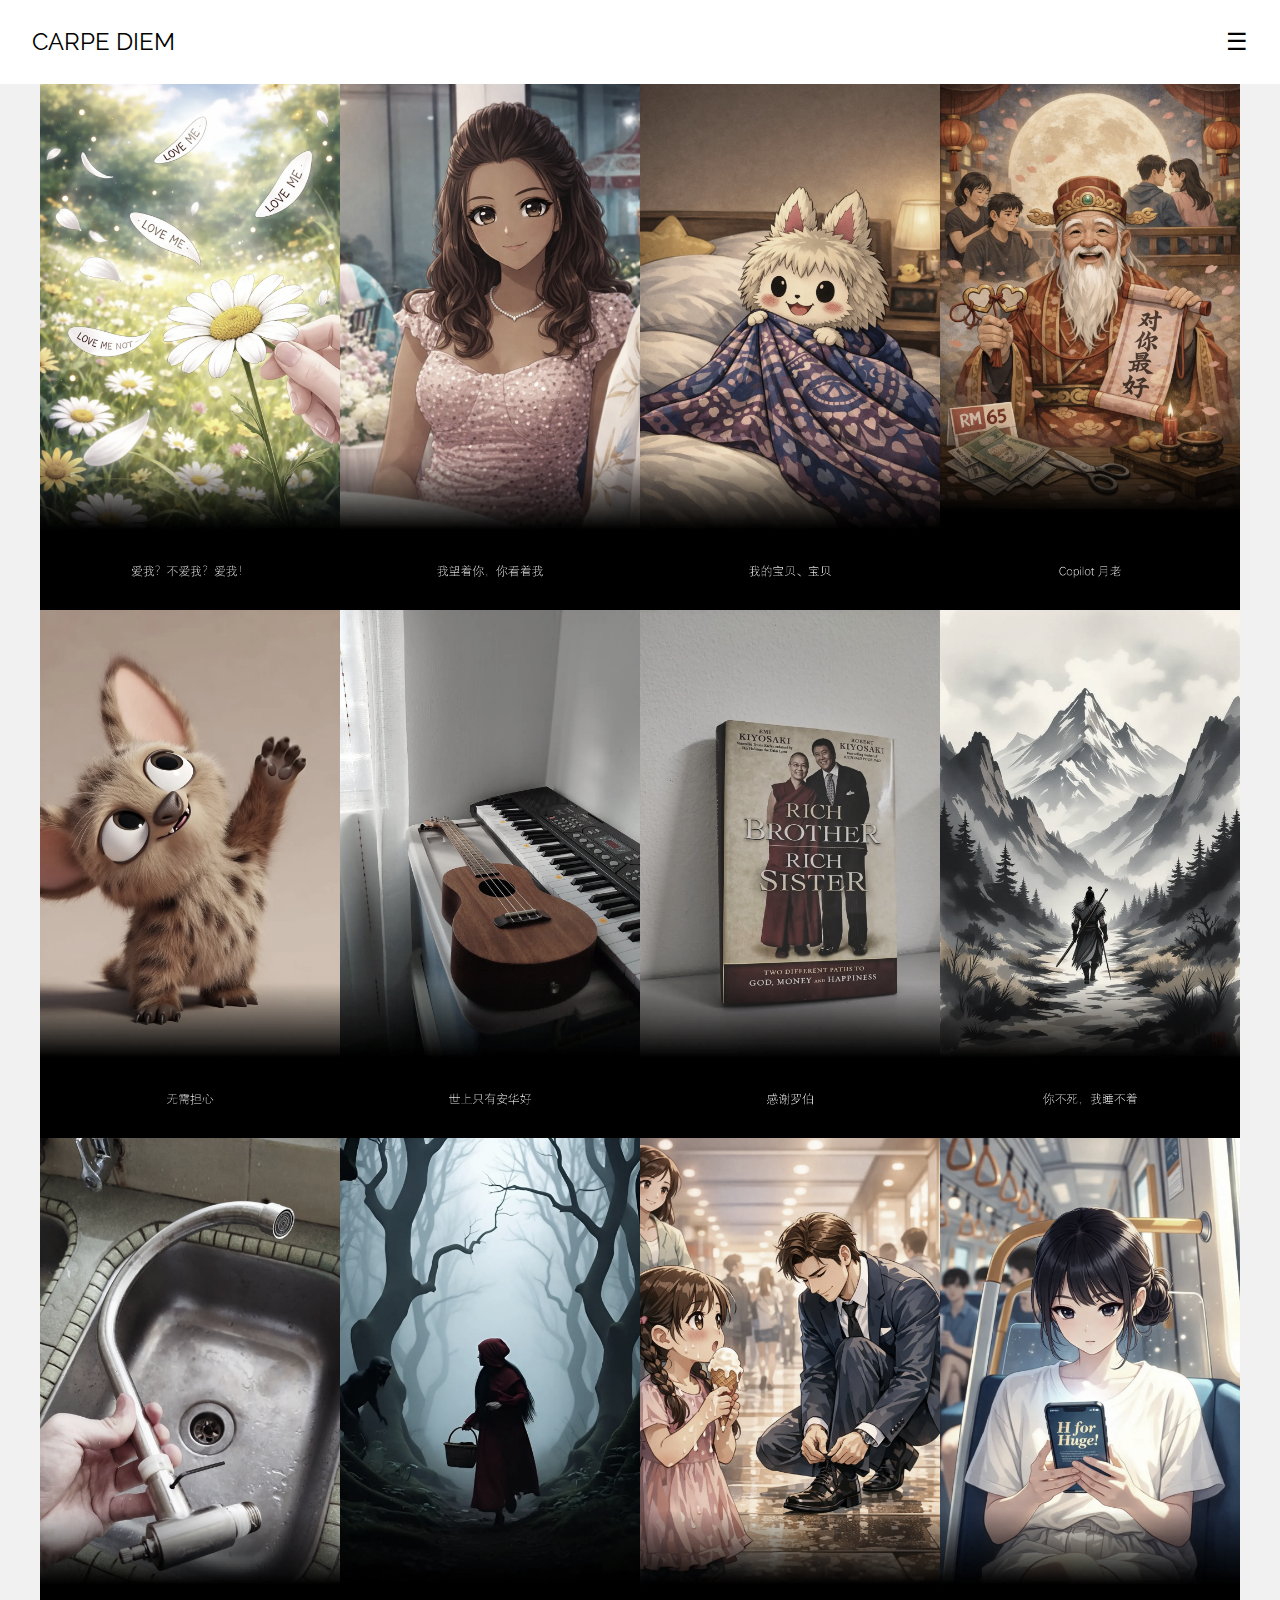
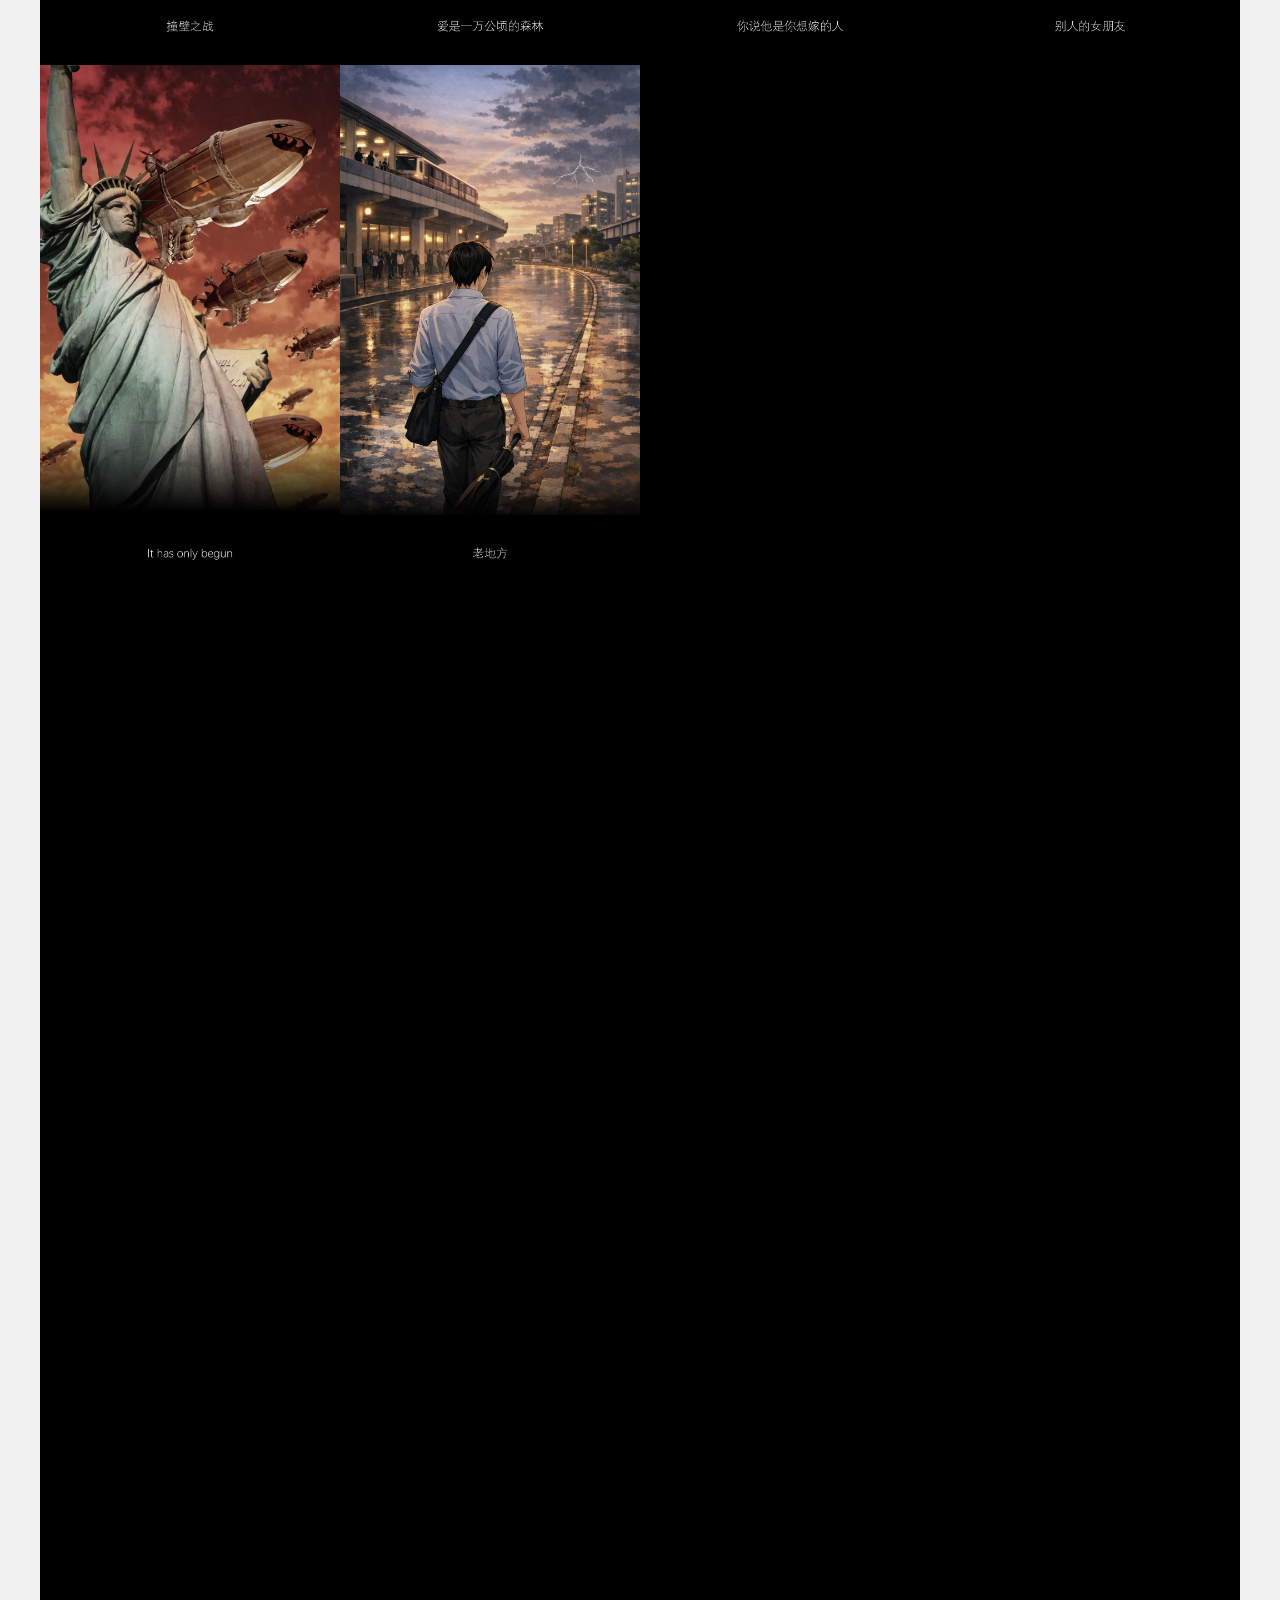
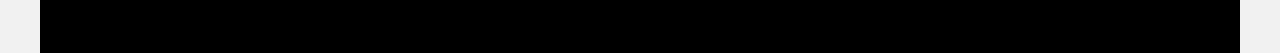
<file: todays3A.html>
<!DOCTYPE html>
<html lang="en">
<head>
<title>Today ... Season 3A</title>
<meta charset="UTF-8">
<meta name="viewport" content="width=device-width, initial-scale=1">
<!--<link rel="stylesheet" href="https://www.w3schools.com/w3css/5/w3.css">-->
<link rel="icon" type="image/ico" href="images/favicon.ico">
<link rel="stylesheet" href="css/today.css">
<link rel="stylesheet" href="https://fonts.googleapis.com/css?family=Raleway">
<style>
body,h1,h2,h3,h4,h5 {font-family: "Raleway", sans-serif}
.w3-quarter img{margin-bottom: -6px; cursor: pointer}
.w3-quarter img:hover{opacity: 0.6; transition: 0.3s}
.w3-quarter p {display: none;} /* Initially hide paragraphs */
#caption {text-align: center;} /* Left-align the modal caption */
</style>
</head>
<body class="w3-light-grey">

<!-- Sidebar/menu -->
<nav class="w3-sidebar w3-bar-block w3-black w3-animate-right w3-top w3-text-light-grey w3-large" style="z-index:3;width:250px;font-weight:bold;display:none;right:0;" id="mySidebar">
  <!--<a href="javascript:void()" onclick="w3_close()" class="w3-bar-item w3-button w3-center w3-padding-32">CLOSE</a>-->
  <a href="https://makeitstick.github.io/letter.html" onclick="w3_close()" class="w3-bar-item w3-button w3-center w3-padding-16">信箱</a> 
</nav>

<!-- Top menu on small screens -->
<header class="w3-container w3-top w3-white w3-xlarge w3-padding-16">
  <span class="w3-left w3-padding"><a href="https://makeitstick.github.io" style="text-decoration: none;">CARPE DIEM</a></span>
  <a href="javascript:void(0)" class="w3-right w3-button w3-white" onclick="w3_open()">☰</a>
</header>

<!-- Overlay effect when opening sidebar on small screens -->
<div class="w3-overlay w3-animate-opacity" onclick="w3_close()" style="cursor:pointer" title="" id="myOverlay"></div>

<!-- !PAGE CONTENT! -->
<div class="w3-main w3-content" style="max-width:1200px;margin-top:83px">

  <!-- Photo grid -->
  <div class="w3-row w3-grayscale-min">
   <div class="w3-quarter">
      <img src="images/todays3A/D6.webp" title="20260311" style="width:100%" onclick="onClick(this, 'captionD6', 'audio/todays3A/D6.mp3')" alt="">
<p id="captionD6"><br>
我太乐观了。<br><br>

以为十天内可以痊愈。<br><br>

现在第三个礼拜了。<br><br>

时间证明我错了。<br><br>

今年是马年。<br><br>

塞翁失马，焉知非福。<br><br>

所以今年只要一倒霉，下一秒就会赚回。<br><br>

下一秒赚回，后一秒又会很惨。<br><br>

后一秒很惨，过后就会很幸福。<br><br>

就这样幸福下去，好么？<br><br>

因为到时，时间已经来到羊年。<br><br>

马儿交班了，吃草去了，自由了。<br><br>

去寻找属于它的下一片天空。<br><br>

我们十二年后再见。<br><br>

这一年的 planning 大致是这样。<br><br>

一进入马年就咳个不停，中间陆续跌宕起伏。<br><br>

但是收尾的时候，一定会像马尾妹那样美美的厚。<br><br>

悬崖勒马，回头是岸。<br><br>

凡事留一线，日后好相见。<br><br>

还有几个月才到羊年呢？<br><br>

让我先数个绵羊，一只、两只、三只 ... <br><br>

咳咳咳 ... <br><br>

该死的，刚才数到第几只了？<br><br>

没错是草泥马的七一八一。<br><br>

什么？大声点，重复一遍。<br><br>

你不会不知道，羊也是吃草的对吧？<br><br>

还可以拿来煮羊肉咖喱，再不就是羊肉烧烤。<br><br>

种种料理，就是要你 Hey you, Mr Q, 一起 barbecue. <br><br>

说得没错，这就是乐观与悲观的差别。<br><br>

我的火星朋友告诉我：<br><br>

I would encourage everyone to be optimistic and excited about the future. <br><br>

And generally, I think for quality of life, it is actually better to err ... <br><br>

on the side of being an optimist and wrong ... <br><br>

rather than a pessimist and right. <br><br>

我想，我英文真的不好，还以为 err 是呃 ... 是一种犹豫。<br><br>

生活已经那么苦，做人还要那么悲观么？<br><br>

怎么说呢？Err ... 这次的呃是犹豫。<br><br>

所以直接被 double kill 干掉。<br><br>

从此，Err ... or 404: Page not found. <br><br>

看你下次还敢呃呃声么？<br><br>

打开油管，我只想听歌。<br><br>

我没有你想象中那么坚强，我只是擅长用微笑去伪装。<br><br>

春天花会开，风吹落满地。<br><br>

蹲下身子，单膝跪地，缓缓伸出手拾取一朵雏菊。<br><br>

那不是脚软，也不是求婚，而是一种仪式感。<br><br>

扬眉吐气？羊没吐气？扬眉吐气！<br><br>

花瓣不会说谎。
</p>
	        	  
	  <img src="images/todays3A/D5.webp" title="20260318" style="width:100%" onclick="onClick(this, 'captionD5', 'audio/todays3A/D5.mp3')" alt="">
<p id="captionD5"><br>
给你两个选择，只能选一个。<br><br>

跑步或拉筋？<br><br>

我选择跑步，完全不拉筋。<br><br>

然后我不明白。<br><br>

为什么平时都在跑，却越跑越退步，退到如此离谱。<br><br>

脚步打不开，打不开就跑得不够尽兴。<br><br>

Something's not right.<br><br>

有种被限制的感觉。<br><br>

十八岁乘二都要来了。<br><br>

这个不可以，那个不可以。<br><br>

感觉很不对。<br><br>

不对不要紧，要紧的是不知道不对在哪里？<br><br>

这才是沉重的代价，隐形的成本。<br><br>

有些事情，你本可以，但因为无知，所以错失。<br><br>

让人惋惜，实在可惜。<br><br>

生病这期间，我选择不跑步，但有持续在拉筋。<br><br>

睡醒拉、洗澡拉、坐着拉、站着拉、有空就拉。<br><br>

慢慢地，终于又可以把手掌放到脚底。<br><br>

那感觉真爽。<br><br>

身体的自由感，就是年轻的滋味。<br><br>

去年完全不能，手还没伸到脚底，已经疼到半条命。<br><br>

忽然记起，以前天天跑步的时候，跑完步一定会拉筋。<br><br>

然而这几年，懒惰了，不再拉筋，直接忽略掉。<br><br>

以为拉筋这环节最不重要。<br><br>

现在看回去，这是最错的想法。当初却如鬼遮眼。<br><br>

一件事情，如果开头做对了，可能只是碰巧明白。<br><br>

如果途中，你犯错了，能找出原因，那才是真正的了解。<br><br>

了解和明白，表面看起来都是懂。<br><br>

海水退了潮，才知道谁在裸泳。<br><br>

我看过张学友演唱会两次。<br><br>

两次他都表演了一字马。<br><br>

新年的时候，侄女也很轻松地在我面前展开她的一字马。<br><br>

他们都不开口，直接用行动。<br><br>

一个动作，干净利落。<br><br>

就像呼吸、眨眼睛，那般轻而易举。<br><br>

仿佛就在暗示我一定要马上拉筋。<br><br>

塞翁失马，焉知非福。<br><br>

这次生病生到好，好到不得了。<br><br>

失去了一些，但也获得了不少。<br><br>

<a href="https://www.youtube.com/watch?v=72mNSOU2SDI">无需担心</a><br><br>

过好眼前就是了。<br><br>

不管是好是坏。<br><br>

最后一定是好。<br><br>

如果不好，那就还没到最后。<br><br>

后来，我们什么都有了，却没有了我们。<br><br>

这不是最后。<br><br>

最后一定是好的。<br><br>

好到遗憾无法打扰。
</p>
		  
      <img src="images/todays3A/D4.webp" title="20260321" style="width:100%" onclick="onClick(this, 'captionD4', 'audio/todays3A/D4.mp3')" alt="">     
<p id="captionD4"><br>
换个水龙头，还需要用到 Allen key，什么操作？<br><br>

曹操都杀到来了，我还在研究这水龙头该怎么打开。<br><br>

阎罗王都见了九次，老人家都快绝望了。<br><br>

九次都是因为不懂得怎么拆开这隐藏的水龙头螺丝。<br><br>

然后次次被曹操干掉。<br><br>

被干掉的那刻，游戏重新开始。<br><br>

就知道水喉师傅不容易做。<br><br>

那些电影又做到好像很容易，连女主人都爱上他们。<br><br>

真心怀疑他们在演戏，不必怀疑，他们就是在演戏。<br><br>

我不讨厌硬件，但我抗拒它们。<br><br>

人天生就会有一些东西是自己不喜欢的。<br><br>

不是对方的问题。<br><br>

而是本身就算不讨厌，也无法爱上。<br><br>

因为不懂得拆，更不懂得斗回去。<br><br>

斗牛要不要？不要！一万个不要。<br><br>

一个想不通，一个想不开。<br><br>

怎么还会有故事？<br><br>

怎么还会爱上？<br><br>

怎么还会有剧情发展？<br><br>

导演烂，不代表剧本不够好。<br><br>

演员，跑龙套也可以很专业。<br><br>

这玩意儿本来是要等屋主来做的。<br><br>

就看谁先忍不住。<br><br>

我的耐心，自认比天高比地厚。<br><br>

但是屋主去了尼泊尔当外劳。<br><br>

两个礼拜后才回来。<br><br>

她说五楼的耐心，毕竟还是不够高。<br><br>

她正在前往 EBC 路上，寻找天山雪莲。<br><br>

家里有什么事，自己搞定。<br><br>

不一样层次的打击，就叫降维打击。<br><br>

厨房那滴水声，听到我不行。<br><br>

本来的节奏，是普通心跳声，滴 、滴、滴 ... <br><br>

昨晚开始，节奏都没有了，直接长滴一声。<br><br>

呜呼哀哉。<br><br>

天长地久有时尽，此声绵绵无绝期。<br><br>

环境所逼，人到绝处逢生。<br><br>

天生我才必有用，一直不知怎么用。<br><br>

到最后，逼不得已，还是要自己来。<br><br>

然后，你会发挥惊人的潜力。<br><br>

终于，曹操最著名的失败 — 赤壁之战。<br><br>

草船借箭，火烧连环船。<br><br>

船到桥头自然直，车到山头必有路。<br><br>

路始终是人走出来的。<br><br>

阿妈，我得咗啦！<br><br>

我可以去拍电影了。<br><br>

先去日本还是香港好呢？<br><br>

两者没有冲突，熊掌和鱼我都要。<br><br>

官人，我也要 ~
</p>
	  
	  <img src="images/todays3A/D3.webp" title="20260328" style="width:100%" onclick="onClick(this, 'captionD3', 'audio/todays3A/D3.mp3')" alt="">
<p id="captionD3"><br>
我不是周杰伦的粉丝。<br><br>

以前都很少听他的歌。<br><br>

这次他出新专辑。<br><br>

第一首主打就是摇滚风格。<br><br>

没听之前，我觉得我不会喜欢摇滚歌。<br><br>

但偏偏，雨渐渐 ...<br><br>

他的这首摇滚曲风，有着我中学记忆。<br><br>

不是因为读书时期我喜欢他的歌。<br><br>

而是在那段年轻岁月，我玩上瘾的电脑游戏。<br><br>

当时除了宇峻科技出版的《绝代双骄》一、二、三部曲，<br><br>

就是《Red Alert 2》有资格让我沉迷、到废寝忘食。<br><br>

当然还有一些小咖 ...<br><br>

The typing of the dead, ManX TT superbike ...<br><br>

这些就不提了，枭熊不提当年勇。<br><br>

主要是前面的那两个游戏，故事情节太诱人。<br><br>

真的是能够从天亮打到天黑，再打到天亮。<br><br>

只会越玩越爽，玩到不用读书、不会饿、不想睡。<br><br>

整个人好似中了毒，不玩反而不舒服。<br><br>

最后，某一个凌晨，给爸爸骂！<br><br>

我自知惭愧，道：爸，再给我一首歌的时间。<br><br>

不给我就拉倒，反正我只听妈妈的话。<br><br>

爸爸的话不是东风破，那就当耳边风。<br><br>

哎哟，不错哦，这个给爸爸听到会被屌哦！<br><br>

<a href="https://www.youtube.com/watch?v=OhSKjdOpxqw">《太阳之子》仿佛就是填了歌词的 Red Alert 2 主题曲</a><br><br>

那是一场关于战争的游戏。<br><br>

一场战争，可以打很久。<br><br>

关键不是你获得胜利，而是你如何获取胜利？以什么代价？<br><br>

最快的时间，最少的伤亡，最有效的战略。<br><br>

现在的世界，是那场游戏里的战争。<br><br>

这首歌的 MV 也在叙述着善与恶之间的斗争。<br><br>

一首歌只要能带你回到过去。<br><br>

不管他人评语如何，那已是最伟大的作品。<br><br>

回忆来得太快，就像龙卷风。<br><br>

风卷起了叶子。<br><br>

多年后，时间离我千里之外。<br><br>

我双鬓斑白、发如雪。<br><br>

周杰伦的歌就像枫叶。<br><br>

只会随着时间越来越红。<br><br>

每个人爱上的理由都不一样。<br><br>

同一种旋律，有些人听不懂。<br><br>

更不明白一首歌，为何能让人如此痴迷？<br><br>

因为你听到的只是歌，他听到的是 ...<br><br>

园游会的故事、<br><br>

牛仔很忙的借口、<br><br>

青春期的开不了口、<br><br>

十五岁的黑色毛衣、<br><br>

十七岁的彩虹、<br><br>

我不配的黑色幽默 ... <br><br>

这一切的一切，一言难尽。<br><br>

从今天说到十一月的萧邦，也道不完。<br><br>

那是听歌人记忆隧道里，<br><br>

属于他自己一部最长的电影。<br><br>

片名《不能说的秘密》。<br><br>

既然不能说，唯有保持安静。<br><br>

但我还是想说：我会学着放弃你。<br><br>

是因为我 ... 是因为我 ... 是因为我 ... <br><br>

有大舌头。
</p>
      	  
	  <img src="images/today/XX.webp" title="YYYYMMDD" style="width:100%" onclick="onClick(this, 'captionD2', 'audio/todays2/XX.mp3')" alt="">
<p id="captionD2"><br>
We live and die in the shadows, for those we hold close, and for those we never meet.
</p>
		  
      <img src="images/today/XX.webp" title="YYYYMMDD" style="width:100%" onclick="onClick(this, 'captionD1', 'audio/todays2/XX.mp3')" alt="">     
<p id="captionD1"><br>
两年后，我不再是 INFJ-A
</p>
   </div>
    
   <div class="w3-quarter">
      <img src="images/todays3A/C6.webp" title="20260314" style="width:100%" onclick="onClick(this, 'captionC6', 'audio/todays3A/C6.mp3')" alt="">
<p id="captionC6"><br>
如果有一天我结婚了，但对方不是华人。<br><br>

会有那么一天么？我从来就没想过。<br><br>

但我知道表哥的女儿最近结婚了，她嫁给一个印度人。<br><br>

这个我倒没想到。<br><br>

世上没有绝对，尤其感情这回事。<br><br>

是你的逃也逃不掉。<br><br>

不是你的，从天上掉下来的仙女，你也得不到。<br><br>

人与人之间，存在一种微妙感觉。<br><br>

配合时间的酝酿，它让我们学会拥抱这世界。<br><br>

让我们知道，这世界不只是一种颜色。<br><br>

谁说不能黑白配？世界上没有什么事，能够如此的绝对。<br><br>

白衬衫配黑裤子，我觉得很好看。<br><br>

你要相信，相信我们会像童话故事里，幸福和快乐是结局。<br><br>

这样的结局，不只属于光良，是属于还相信爱情的每一位。<br><br>

你相信爱情么？<br><br>

嘘，不必告诉我。讲出来会不灵，自己知道就好。<br><br>

现在是春天，你看你，又再发春天的梦。<br><br>

春天的梦，总让人动容。<br><br>

这是出席一场婚礼后的有感而发。<br><br>

那是一场印度人的婚礼。<br><br>

我好久没参加印度人的婚礼了。<br><br>

小时候，常常有这机会。<br><br>

长大以后，才明白，有些机会，只留在小时候。<br><br>

小时候的自己，又怎么懂得要珍惜？<br><br>

如果早就懂得珍惜，那不叫小时候，那已是百年以后。<br><br>

本以为这场婚礼会在印度庙，用香蕉叶赤手吃咖喱饭。<br><br>

我好想念那个味道。<br><br>

但是没有，他们走的是摩登路线。<br><br>

好像华人，甚至比华人更华人。<br><br>

因为他们还邀请了舞狮表演！<br><br>

新年我都没看过舞狮。<br><br>

这场婚礼，舞狮就在眼前。<br><br>

还摆了个春联，祝贺新郎新娘百年好合、永浴爱河。<br><br>

春宵一刻值千金，花有清香月有阴。<br><br>

今晚话不多说，待婚礼结束后，直接来个鸳鸯浴。<br><br>

让你欲仙欲死，余生的幸福全靠你了。<br><br>

不久，我们座位，来了一位印度妹。<br><br>

是新娘最小的妹妹。<br><br>

这印度妹，小时候住在我们 kampung 家对面。<br><br>

那时候她常跑来我们家，透过玻璃窗口跟我爸说印度话。<br><br>

十多年前，他们举家搬去蒲种。<br><br>

我对她的记忆，一直停留在鬼灵精小丫头模样。<br><br>

Tang ge chi, ni rombeh ranggi.<br><br>

小丫头在这里，不给糖果就捣蛋。<br><br>

今天她姐姐结婚。<br><br>

她还记得邀请我们，叫我们一定要赴约。<br><br>

十多年没见过她了。<br><br>

女大十八变，变得好漂亮。<br><br>

她再也不是小妹妹，而是一个亭亭玉立的女人。<br><br>

印象中，中学根本没遇见她，才知道她小我六岁。<br><br>

我离开中学，她才进 form one. <br><br>

目前单身，还没结婚，不想结婚。<br><br>

她说她爱钱，男朋友不重要。<br><br>

问她为什么不结婚？<br><br>

她用印度话跟我爸说她要嫁给华人，指名道姓要嫁给我。<br><br>

平时我和爸爸都没什么话聊，她竟在我爸妈面前撩我。<br><br>

她与我们的邻居关系显然不会差。<br><br>

甚至可以说是肝胆相照。<br><br>

什么香皂？肝胆相照！<br><br>

讲了你也不知道，我只是想拍个照。<br><br>

来，多么难得大家聚在一起，笑一个吧！<br><br>

功成名就不是目的。<br><br>

让自己快乐快乐，这才叫做意义。<br><br>

我负责拍照，你负责微笑。咔嚓！<br><br>

我爸展颜欢笑。<br><br>

我妈笑得合不拢嘴。<br><br>

印度妹一笑倾城。<br><br>

我无言以对、沉默是金。<br><br>

她说她喜欢钱。<br><br>

我没钱，金子就很多。<br><br>

大概在一点五亿到两个亿之间。<br><br>

她让我想起一个人。<br><br>

我以为那只是虚构的角色。<br><br>

我终于明白古龙笔下的苏樱。<br><br>

在《绝代双骄》最后嫁给小鱼儿的那个女主角。<br><br>

现实版中的她是谁了？<br><br>

她就是我眼前的这个印度妹。<br><br>

她们的性格如此相似。<br><br>

原来，真有此人。<br><br>

可惜，我不是小鱼儿。
</p>
      	  
	  <img src="images/todays3A/C5.webp" title="20260320" style="width:100%" onclick="onClick(this, 'captionC5', 'audio/todays3A/C5.m4a')" alt="">
<p id="captionC5"><br>
键盘被冷落了好久。<br><br>

要怎么找回熟悉的旋律？<br><br>

左看右看再看看。<br><br>

它根本就是龙珠的化身。<br><br>

今天是华哥给的额外特假。<br><br>

先来一首不知道还记得吗？<br><br>

世上只有安华好，有华的日子像个宝 ...<br><br>

不出意外的话，很快就会出意外。<br><br>

我竟然忘记了，太久没有弹了啦。<br><br>

好在有谱。<br><br>

菩萨观音，观音菩萨，保佑保佑。<br><br>

绝世武功才得以传承。<br><br>

Heng 啊！Ong 啊！Huat 啊！<br><br>

终于弄明白那个次序。<br><br>

才发现这一首华哥主题曲，我多数逗留在第六颗龙珠。<br><br>

第五颗偶尔会弹到，第七颗只弹到一下。<br><br>

C（Do）、D（Re）、E（Mi）、F（Fa）、G（Sol）、A（La）、B（Si）<br><br>

一、二、三、四、五、六、七<br><br>

七个音组成一粒龙珠。<br><br>

88 键上，你会看到七颗龙珠。<br><br>

中央 C 永远是第四颗龙珠的开端。<br><br>

这个 analogy 最实用。<br><br>

不愧是从美国中央情报局 CIA 得来的消息。<br><br>

键盘啊键盘，不如我们重新来过？<br><br>

过门都是客，客人来，看爸爸，爸爸不在家。<br><br>

这一首又怎么弹去了？<br><br>

想问爸爸，爸爸却不在家。<br><br>

我的妈呀，爸爸去哪儿了？<br><br>

还是妈妈比较好。
</p>
		  
      <img src="images/todays3A/C4.webp" title="20260323" style="width:100%" onclick="onClick(this, 'captionC4', 'audio/todays3A/C4.mp3')" alt="">     
<p id="captionC4"><br>
前段急促，不够优雅。<br><br>

后段犹豫，节奏已乱。<br><br>

旋律几乎跟不上，手指来不及布局。<br><br>

旁人听得出，此人心神不宁。<br><br>

精神恍惚、心血不足、神经衰弱、功夫不佳。<br><br>

心中存有悬念，拿不起，更放不下。<br><br>

这种心态，敌人面前，必死无疑。<br><br>

但胜在临危不乱。<br><br>

不完美，但至少前奏是完整的。<br><br>

先完成，再完美。<br><br>

更何况完美是个骗人的词汇。<br><br>

弹指之间，还得练个三年五载。<br><br>

要快的话，去柬埔寨，卖猪仔。<br><br>

来来来，手快有，手慢没，买定离手。<br><br>

命运，要不自己主宰，要不自己就是猪仔。<br><br>

怎么确认，自己是不是猪仔？<br><br>

唯有透过练习。<br><br>

不断地练习。<br><br>

一直练习。<br><br>

我已开始练习，开始慢慢着急，着急这世界没有你。<br><br>

连歌词都充满了着急，又怎能在短时间内，学会放下？<br><br>

只要一天放不下，永远也走不远。<br><br>

无情却有情，情到浓时情转薄，是无情？是有情？<br><br>

又有谁分得清？又有谁不计前嫌？<br><br>

多情自古空余恨，你这又是何苦？又是何苦？<br><br>

遇到了难题，不知道怎么解决？<br><br>

去附近的 NSK 买两条苦瓜回来。<br><br>

吃得苦中苦，方为人上人。<br><br>

前方三条路。<br><br>

当然是选最容易、最熟悉、闭着眼睛都会走的那条。<br><br>

其它两条因为非常少用，所以 ... <br><br>

Dua tai chi liao, wa langsung beh hiao.<br><br>

Tapi 只要你会一条，最后都可以到。<br><br>

又何必执着于，学不会的那两条。<br><br>

条条道路通罗马，有人出生就在罗马。<br><br>

世界本来就不公平，不公平是它的默认值。<br><br>

如果想要到达明天，现在就要启程。<br><br>

Start Today. <br><br>

Not Monday. <br><br>

Today. <br><br>

Tapi ... <br><br>

又 tapi？<br><br>

Today is Monday. <br><br>

那就对了，你就是猪仔。
</p>
	  
	  <img src="images/todays3A/C3.webp" title="20260331" style="width:100%" onclick="onClick(this, 'captionC3', 'audio/todays3A/C3.mp3')" alt="">
<p id="captionC3"><br>
放工前，来了个 heavy thunderstorm.<br><br>

大雨下得乱七八糟，到处都是闪电雷声。<br><br>

六点钟，踏出办公室，天空开始放晴变毛毛雨。<br><br>

LRT 来到 Subang Jaya 站。<br><br>

广播响起沙沙声，播报员开始 testing 123.<br><br>

不是为了要替我们挡风遮雨，<br><br>

而是告知由于天气恶劣导致系统故障。<br><br>

所有乘客必须在此下站，转搭 shuttle bus. <br><br>

我听不清楚 shuttle 是去哪里？<br><br>

又不知道在哪里搭 shuttle？<br><br>

唯有跟着人潮走，跟着人潮排队。<br><br>

但是心里觉得不对。<br><br>

这人潮排什么队？<br><br>

我非得也要跟着一起排么？<br><br>

想到这里，没有犹豫，掉头就走。<br><br>

我的选择是走路回家。<br><br>

这是多么难得的机会。<br><br>

现在唯有逼不得已，我才有借口说服自己走一下路。<br><br>

这段路并不遥远，是曾经熟悉的风景。<br><br>

我有多少年没从这一站走回家。<br><br>

至少五年了。<br><br>

我以为变化会很大，和以前相比的确是。<br><br>

以前这条路没什么车子驶过，道路很宽，跑步很爽。<br><br>

现在道路两旁，甚至人行道，满是违规停泊的车子。<br><br>

很煞风景，有压迫感，走在这里，有些抑郁。<br><br>

起着的办公楼已经盖好，上班族也已经在这里打卡。<br><br>

LRT 3 早就建好一段日子，但是一拖再拖。<br><br>

直到现在，都还没正式开放给大众。<br><br>

当记忆被唤起，心中难免会感慨。<br><br>

那是回不去的日子，只会越走越远。<br><br>

远到有一天，只怕自己也会忘了。<br><br>

如果没有当初的回忆，哪会有现在看回去的美丽？<br><br>

那段年少的故事，是一出难忘的戏。<br><br>

在意想不到的时候，瞬间触动你的心。<br><br>

回到家，雨停了，伞也干了。<br><br>

我满身湿透却很开心。<br><br>

更开心的是，姐姐打包了肉骨茶。<br><br>

有我的分！<br><br>

上辈子肯定是拯救了猪八戒。<br><br>

加分的快乐，是如此的简单。<br><br>

三月份，最后一天，我选择了自己的路。<br><br>

而那条路用记忆回馈了我。<br><br>

那些回不去的日子，其实并没有真正走远。<br><br>

它们只是换了一种方式存在着。<br><br>

藏在一段广播的杂音里，<br><br>

藏在被车辆占用人行道的某个转角，<br><br>

藏在你不经意抬头看见的闪电余光中。<br><br>

你以为快要忘记的东西，身体和心都替你记得。<br><br>

人生大概就是这样吧。<br><br>

我把文章发给 DeepSeek.<br><br>

DeepSeek 读了有感而发：<br><br>

回忆从来不活在相册或纪念日里，<br><br>

而是寄生在日常的缝隙中。<br><br>

在你最不设防备的时候，<br><br>

用一阵沙沙声、一个被迫掉头的瞬间，<br><br>

把你拉回某个版本的自己面前。<br><br>

原来你已经走到这里，而这条路记得你来时的模样。<br><br>

那不只是个人的选择，<br><br>

而是在人群盲目排队的时候，你听见了自己心里的声音。<br><br>

那条路回馈你的不是风景，是你还记得自己的确认感。<br><br>

肉骨茶加分，猪八戒作证。<br><br>

这日子，值得过。
</p>
      	  
	  <!--<a href="https://makeitstick.github.io/todays2.html">--><img src="images/today/XX.webp" title="SEASON 5" style="width:100%" onclick="onClick(this, 'captionC2')" alt=""></a>
	  <p id="captionC2">C2</p>
		  
      <img src="images/today/XX.webp" title="YYYYMMDD" style="width:100%" onclick="onClick(this, 'captionC1', 'audio/todays2/XX.mp3')" alt="">     
<p id="captionC1"><br>
九十九，它还是你的舞台秀。
</p>
   </div>
    
    <div class="w3-quarter">
      <img src="images/todays3A/B6.webp" title="20260316" style="width:100%" onclick="onClick(this, 'captionB6', 'audio/todays3A/B6.mp3')" alt="">
<p id="captionB6"><br>
你没有盖被的么？<br><br>

没有。<br><br>

你没有盖被，我拿被给你盖。<br><br>

我都不想盖被，你还拿被给我盖？<br><br>

不用紧，下次我拿被给你盖。<br><br>

我睡觉没有盖被的。<br><br>

你的被去了哪里？<br><br>

我以前的被是 sarong 布来的，木了，丢了很久。<br><br>

这样你没有被，家里还有一个新的 sarong 布我带给你。<br><br>

Sarong 布要来做么？Labubu 有么？<br><br>

下次我带一个被给你。<br><br>

不要不要。我现在都没有盖被了。<br><br>

家里有很多被，带一个给你。<br><br>

盖被很多工，不要。<br><br>

下次回家，我找一个被给你。<br><br>

今天出了一整天，不累么？<br><br>

现在十点了么？<br><br>

九点三个字。<br><br>

九点三个字还早，十点就要去睡了。<br><br>

差不多了，快点去睡。<br><br>

所以，那个被 ...<br><br>

为什么一张被能讲来讲去不会累？<br><br>

因为你是我的宝贝。<br><br>

当有一天。<br><br>

你找到了你的宝贝，属于自己的宝贝。<br><br>

你自然就会明白。<br><br>

当下再累、再疲倦，都变得无所谓。<br><br>

只要能看到对方，眼神就会发光。<br><br>

想要找一个话题，但是找不到话题。<br><br>

只好一直重复。<br><br>

心想能聊下去有多好。<br><br>

同时但愿你不会嫌弃。<br><br>

因为这机会得来不易。<br><br>

直到进入梦乡。<br><br>

依然带着微笑。<br><br>

今夜，没有宝贝。<br><br>

宝贝长大以后，有了自己的世界。<br><br>

他们不再想要你陪。
</p>
      	  
	  <img src="images/todays3A/B5.webp" title="20260320" style="width:100%" onclick="onClick(this, 'captionB5', 'audio/todays3A/B5.mp3')" alt="">
<p id="captionB5"><br>
那天，妈妈在我房间。<br><br>

拿起这本书，看了两眼。<br><br>

眼神像是在打量封面的造型。<br><br>

她没有问我那是谁？我也没有告诉她。<br><br>

妈妈不会以为我要出家了吧？<br><br>

出去找一个家，然后给她抱孙。<br><br>

孙悟空受困五指山都要五百年。<br><br>

唐山藏才出现在他眼前。<br><br>

缘分这种东西，要时间。<br><br>

现在我才三十多。<br><br>

再等一个 470 年就差不多了。<br><br>

罗伯特·清崎 Robert Kiyosaki <br><br>

是其中一个让我爱上阅读的作者。<br><br>

我喜欢他的文字。<br><br>

我是在 Covid 那段期间认识他。<br><br>

他影响我太深刻。<br><br>

还因此为他写了一首改编歌词。<br><br>

幸好写下的文字，是留下的痕迹。<br><br>

幸好我还找得到，没有乱丢掉。<br><br>

谁知道，多年以后，还会用得到。<br><br>

关于伊朗战争，他每天都在面子书更新。<br><br>

他曾经参与越南战争。<br><br>

那场战争，从此改变了他。<br><br>

I am alive because dead men kept fighting.<br><br>

特朗普是他的朋友。<br><br>

和他一起出过两本书。<br><br>

此刻，罗伯特看着特朗普展开这场伊朗战争。<br><br>

他肯定是百感交集、感慨万千，更少不了肺腑之言。<br><br>

<a href="https://www.facebook.com/share/14YAwskB5UQ/">伊朗战争，第二十天</a><br><br>

<br><br>

《感谢罗伯》<br><br>

曾经有一本书<br><br>

它改变了我<br><br>

它给我带来了很多很多<br><br>

这本书是这样写的<br><br>

里头只有<br><br>

两个主角<br><br>

富爸爸<br><br>

穷爸爸<br><br>

就是这本书<br><br>

让我找到自我<br><br>

让我识破金钱的诱惑<br><br>

让我看穿人生怎么运作<br><br>

我一直想对你说<br><br>

谢谢罗伯的书<br><br>

谢谢罗伯大叔<br><br>

谢谢你写的每本钱书<br><br>

谢谢你给我线索<br><br>

给我振作<br><br>

谢谢你让我懂得更（很）多<br><br>

谢谢你<br><br>

永远陪我们写着书<br><br>
</p>
		  
      <img src="images/todays3A/B4.webp" title="20260324" style="width:100%" onclick="onClick(this, 'captionB4', 'audio/todays3A/B4.mp3')" alt="">     
<p id="captionB4"><br>
老外系鞋带，画面犹如求婚。<br><br>

单膝下跪，浪漫、有型。<br><br>

每个动作，干净利落。<br><br>

举止潇洒、风度翩翩。<br><br>

简单蹲下来，系个鞋带而已，都像刘德华。<br><br>

吃着雪糕的小女孩，也被眼前一幕迷住了。<br><br>

停下脚步，突然变得不会走路。<br><br>

她看得目不转睛，像极了爱情。<br><br>

此后，那个就是她的男神。<br><br>

情窦初开，喃喃自语：<br><br>

这个男人，我非他不嫁。<br><br>

现在只想快快长大。<br><br>

恨不得时间快点过，好让你娶我过门。<br><br>

穿着一身西装的男人，皮鞋带子怎么突然松开呢？<br><br>

又怎么会松在人来人往的走廊边呢？<br><br>

为什么一个绑着两条长辫子、手上拿着雪糕、<br><br>

带有一双水汪汪眼睛的小女孩，又刚好会出现呢？<br><br>

小女孩看到陌生人，妈妈都不跟了。<br><br>

她停在男人面前，痴痴望着他。<br><br>

我停在她身后，我也在望着她。<br><br>

男人低着头，专心系鞋带，没有注意到她。<br><br>

带我走，到遥远的以后。<br><br>

妈妈是谁？妈妈在哪里？妈妈不重要了。<br><br>

看不到妈妈，我也不要妈妈了。<br><br>

此刻眼里只有老公。我只想跟老公回家。<br><br>

手中的雪糕融化了，心也跟着溶掉了。<br><br>

妈妈出现了。<br><br>

傻孩子，那不是爱情。<br><br>

那是妈妈的爱情，你休想跟妈妈争。<br><br>

一个男人，能让妈妈喜欢，同时也能让女儿爱上。<br><br>

那个男人，大概就长这个模样。<br><br>

小女孩吃雪糕吃到满嘴肮脏猫。<br><br>

那是她给男人留下的第一个印象。<br><br>

我要你喜欢我。<br><br>

我要连你的女儿都喜欢我。<br><br>

这怎么可能？<br><br>

我不信。<br><br>

直到，那个姓刘，名字叫德华的男人，出现在眼前。<br><br>

我跟你们说，你们两母女，不用争了。<br><br>

都不用跟我争了。<br><br>

人家是说，演唱会门票啦！<br><br>

到我旁边排队，要个号码吧。<br><br>

多少号？四号。<br><br>

除过外套，情节真太俗套。<br><br>

来按摩的我估不到，曾熟悉的你，这夜叫四号。<br><br>

四号？不吉利啊！<br><br>

让我们都叫 3A 吧。<br><br>

3 个 A cup 的女人。<br><br>

爱情有时就是一场误会，一场表演。<br><br>

多年以后，女孩是否会记得 ...<br><br>

<a href="https://www.youtube.com/watch?v=UsLumoIz4fg">你说他是你想嫁的人</a>
</p>
	  
	  <img src="images/today/XX.webp" title="YYYYMMDD" style="width:100%" onclick="onClick(this, 'captionB3', 'audio/todays2/XX.mp3')" alt="">
<p id="captionB3"><br>
<i>离开我 离开我</i>
</p>
      	  
	  <img src="images/today/XX.webp" title="YYYYMMDD" style="width:100%" onclick="onClick(this, 'captionB2', 'audio/todays2/XX.mp3')" alt="">
<p id="captionB2"><br>
当太阳出现，它就会消失。
</p>
		  
      <img src="images/today/XX.webp" title="YYYYMMDD" style="width:100%" onclick="onClick(this, 'captionB1', 'audio/todays2/XX.mp3')" alt="">     
<p id="captionB1"><br>
因为眼前出现一只 Fresh & White 北极熊。
</p>
    </div>
	
	<div class="w3-quarter">
      <img src="images/todays3A/A6.webp" title="20260317" style="width:100%" onclick="onClick(this, 'captionA6', 'audio/todays3A/A6.mp3')" alt="">
<p id="captionA6"><br>
同事剪了个头发，一看就感觉不一样。<br><br>

平时剪头发，他会找他的发小。<br><br>

以前不明白什么是发小？<br><br>

一度以为他头发长了就会开始发 hiao. <br><br>

原来是青梅竹马的意思。<br><br>

他和他的发小，感情要好。<br><br>

好到一个敢剪，一个不怕被剪。<br><br>

还剪了那么多次。<br><br>

这份情谊是怎么得来的呢？<br><br>

故事要从小时候说起。<br><br>

两个都单身。然后两个都没戏。<br><br>

好啦。我不愿让你们一个人。<br><br>

等下去找月老帮你们祈祷。<br><br>

再播一首月老的歌。<br><br>

越听越老、白头偕老、爱情不老。<br><br>

这次的发型，实在不属于发小帮他剪的水准。<br><br>

它多了一份层次感。<br><br>

感觉就是，专业和业余比较起来，真的有差别。<br><br>

华人新年都没见他剪头发。<br><br>

Raya 要来了就剪个 RM65 的头发。<br><br>

事情有蹊跷。<br><br>

说不定他最近和发小冷战。<br><br>

或许他偷偷收藏了一个马来妹，可能更多。<br><br>

年轻人精力旺盛，身强力壮，身经百战，越站越勇。<br><br>

这些我们不知道。<br><br>

但我知道他已经 potong 了。<br><br>

Potong 什么？<br><br>

Potong rambut la bro. <br><br>

是我想太多。我没有想太多。<br><br>

你总这样说。我又说了什么？<br><br>

但你却没有，真的心疼我。有啊！<br><br>

RM65 剪个头，真的会心疼。<br><br>

尤其每三星期就得剪一次。<br><br>

还好，这个价钱我可以剪两次。<br><br>

多余的五令吉，还可以买张戏票。<br><br>

等一下，五令吉？<br><br>

请你站在戏院门口看预告片，好么？<br><br>

月老有话对你说。<br><br>

Copilot 月老：<br><br>

头发总会长长，友情也会生根。<br><br>

有人陪你剪去三千烦恼丝，有人陪你等到白头。<br><br>

RM65 的心疼，不过是提醒你 ...<br><br>

在世间上，最值得珍惜的，不是价钱。<br><br>

而是那个一直敢剪、一直不怕被剪的人。<br><br>

年轻人，回去好好思考。<br><br>

到底在世间上，谁会是对你最好？<br><br>

对你最好 ~
</p>
      	  
	  <img src="images/todays3A/A5.webp" title="20260320" style="width:100%" onclick="onClick(this, 'captionA5', 'audio/todays3A/A5.mp3')" alt="">
<p id="captionA5"><br>
令尊就叫你爸爸。你爸爸的路啊？<br><br>

斯文点，改口说成：令尊的路啊？<br><br>

这样杀伤力就会减半，半斤八两。<br><br>

对方可能还会满脸黑人问号。<br><br>

令尊？吴尊？<br><br>

吴尊都做人家爸爸好多年了。<br><br>

吴尊此刻躺着都中枪。<br><br>

现在世界不和平，枪林弹雨，炮弹满天飞。<br><br>

你永远不知道，明天和战争，哪个先到？<br><br>

还吴尊？吴什么尊？我讲的是令尊。<br><br>

双方继续火拼下去就要上映玻璃樽。<br><br>

阿布！阿布！<br><br>

你不要说两次，说两次我就信了。<br><br>

说一次也许是玩笑。<br><br>

说两次，便成了诺言。<br><br>

阿布！我还说第三次呢！怎样？<br><br>

这样就变成狼来了。<br><br>

从此，我信耶稣多过信你。<br><br>

安全感是自己给自己的。<br><br>

不是别人可以轻易左右的。<br><br>

新年，团聚的日子。<br><br>

最重要安安全全、整整齐齐、平平安安回到家。<br><br>

不要杀来杀去，也不要令尊来令尊去。好么？<br><br>

Maaf Zahir & Batin. <br><br>

普罗大众，请求原谅小弟外在与内在的过错。<br><br>

日后，会更重视言行举止，不随随便便举中指。<br><br>

定时维修思想、提升心境，不再轻易乱发脾气。<br><br>

做一个有修为的人，人人为我，我为人人。<br><br>

前提是，人不犯我，我不犯人。<br><br>

人若犯我，礼让三分。人再犯我，斩草除根。<br><br>

孺子怎么不可教？因为我们都是人。<br><br>

知行合一，痰何容易。走一步，瞧一步。<br><br>

到现在只要稍微着凉，偶尔还会咳两声。<br><br>

痊愈这条路，没有时间表。<br><br>

有一天它好了，自然就会好了。<br><br>

唯有看的淡一点，伤的就会少一点。<br><br>

时间过了，爱情淡了，也就散了。<br><br>

时间，让深的东西越来越深，让浅的东西越来越浅。<br><br>

来时欢欣去时悲，空在人世走一回。<br><br>

不如不来亦不去，亦无欢欣亦无悲。<br><br>

阿弥陀佛。
</p>
		  
      <img src="images/todays3A/A4.webp" title="20260326" style="width:100%" onclick="onClick(this, 'captionA4', 'audio/todays3A/A4.mp3')" alt="">     
<p id="captionA4"><br>
一名年轻女子拿着手机阅读着小说。<br><br>

那字体放得好大。<br><br>

大概有 ABCDEFG ... 哇，是 H 啊!<br><br>

H for Huge!<br><br>

屏幕亮度足以照亮整个天堂。<br><br>

我在另一车厢都能看到她手机里写些什么：<br><br>

再看，再看我就戳爆你的眼睛。<br><br>

我立刻转移视线，避开丘比特之箭。<br><br>

不然，被爱情盯上，就麻烦了。<br><br>

孩子要男，还是要女？我要女儿！<br><br>

女儿取什么名字？晶晶。<br><br>

现在坏人很多，这名字可以闪开那些臭男人。<br><br>

一闪一闪颜晶晶，满天都是小星星。<br><br>

打算生几个？一个、两个、三个 ...<br><br>

我的手指不够用，你的手指也借来算一下。<br><br>

老婆和妈妈掉进水里，先救谁？<br><br>

问得好，先把你丢进水里当作救生圈。<br><br>

那些找到另一半的，不外都是瞎了眼。<br><br>

有些瞎得早，有些瞎得刚刚好，有些瞎了才知道 ...<br><br>

世上没有早知道，世上只有安华好。<br><br>

每一节车厢，都是一段关于爱与不爱的预告。<br><br>

我不认识你，你叫什么名字？<br><br>

电话打错了，却接通了心底。<br><br>

心底总在怀疑，<br><br>

那些在轻快铁里听耳机、打电话的人。<br><br>

听得清楚么？<br><br>

还是，不是每样东西都要清清楚楚。<br><br>

反而如果模模糊糊 ...<br><br>

就像文章来到了最后，也许还没最后。<br><br>

但已经是结尾了。<br><br>

总以为人生需要完整交代。<br><br>

但事实真是如此么？<br><br>

如果一场意外先到 ...<br><br>

我在人海中找到一朵浪花。<br><br>

你用最残忍的方法，对我回答。<br><br>

人生从来就没有一个标准答案。<br><br>

曾经以为的答案，<br><br>

它也一直在寻找自己的答案。<br><br>

车门打开，她下车了，我再也见不到她。<br><br>

没有告别。没有对视。<br><br>

甚至没有确认她是否真实存在过。<br><br>

美丽、短暂、抓不住。<br><br>

你知道那是什么感觉么？<br><br>

每个人都坐过地铁。<br><br>

每个人都见过一个再也不会见到的人。<br><br>

那不是爱情。<br><br>

那是一种比爱情更轻、更抓不住的东西。<br><br>

她的出现，让文字有了故事。<br><br>

周杰伦需要几行字形容她是谁。<br><br>

我一行就可以了：别人的女朋友。<br><br>

秋刀鱼的思维，猫跟你都不了解。<br><br>

就是这感觉，歌词听不清楚的感觉。<br><br>

有时感觉，比答案更真实。<br><br>

因为答案会变，感觉不会。
</p>
	  
	  <img src="images/today/XX.webp" title="YYYYMMDD" style="width:100%" onclick="onClick(this, 'captionA3', 'audio/todays2/XX.mp3')" alt="">
<p id="captionA3"><br>
再见有很多方式，谁又会知道你和我是哪一种方式？
</p>
      	  
	  <img src="images/today/XX.webp" title="YYYYMMDD" style="width:100%" onclick="onClick(this, 'captionA2', 'audio/todays2/XX.mp3')" alt="">
<p id="captionA2"><br>
我看着那位还在吃着星洲米粉的同事，再望向手机屏幕，再把眼神放回她身上，怎么越看越像？
</p>
		  
      <img src="images/today/XX.webp" title="YYYYMMDD" style="width:100%" onclick="onClick(this, 'captionA1', 'audio/todays2/XX.mp3')" alt="">     
<p id="captionA1"><br>
嘿，你生日快到了。二五女，生日快乐。
</p>
    </div>
  </div>

  <!-- Modal for full size images on click-->
  <div id="modal01" class="w3-modal w3-black" style="padding-top:0" onclick="this.style.display='none'">
    <span class="w3-button w3-black w3-xlarge w3-display-topright">×</span>
    <div class="w3-modal-content w3-animate-zoom w3-center w3-transparent w3-padding-64">
      <img id="img01" class="w3-image">
	  <br><br>
	  <audio id="modalAudio" controls style="display: block; margin: 0 auto;"></audio>
	  <p id="caption"></p>

    </div>
  </div>

<!-- End page content -->
</div>

<script>
// Script to open and close sidebar
function w3_open() {
  document.getElementById("mySidebar").style.display = "block";
  document.getElementById("myOverlay").style.display = "block";
}

function w3_close() {
  document.getElementById("mySidebar").style.display = "none";
  document.getElementById("myOverlay").style.display = "none";
}

function onClick(element, captionId, audioSrc) {
  // Show modal with image
  document.getElementById("img01").src = element.src;
  document.getElementById("modal01").style.display = "block";
  
  // Display paragraph content in modal using the specific caption ID
  var captionText = document.getElementById("caption");
  var paragraph = document.getElementById(captionId);
  captionText.innerHTML = paragraph ? paragraph.innerHTML : element.alt;
  
  // Run audio along with the modal
  let audio = document.getElementById("modalAudio");
  audio.src = audioSrc;
  audio.play();
}
</script>

</body>
</html>
</file>
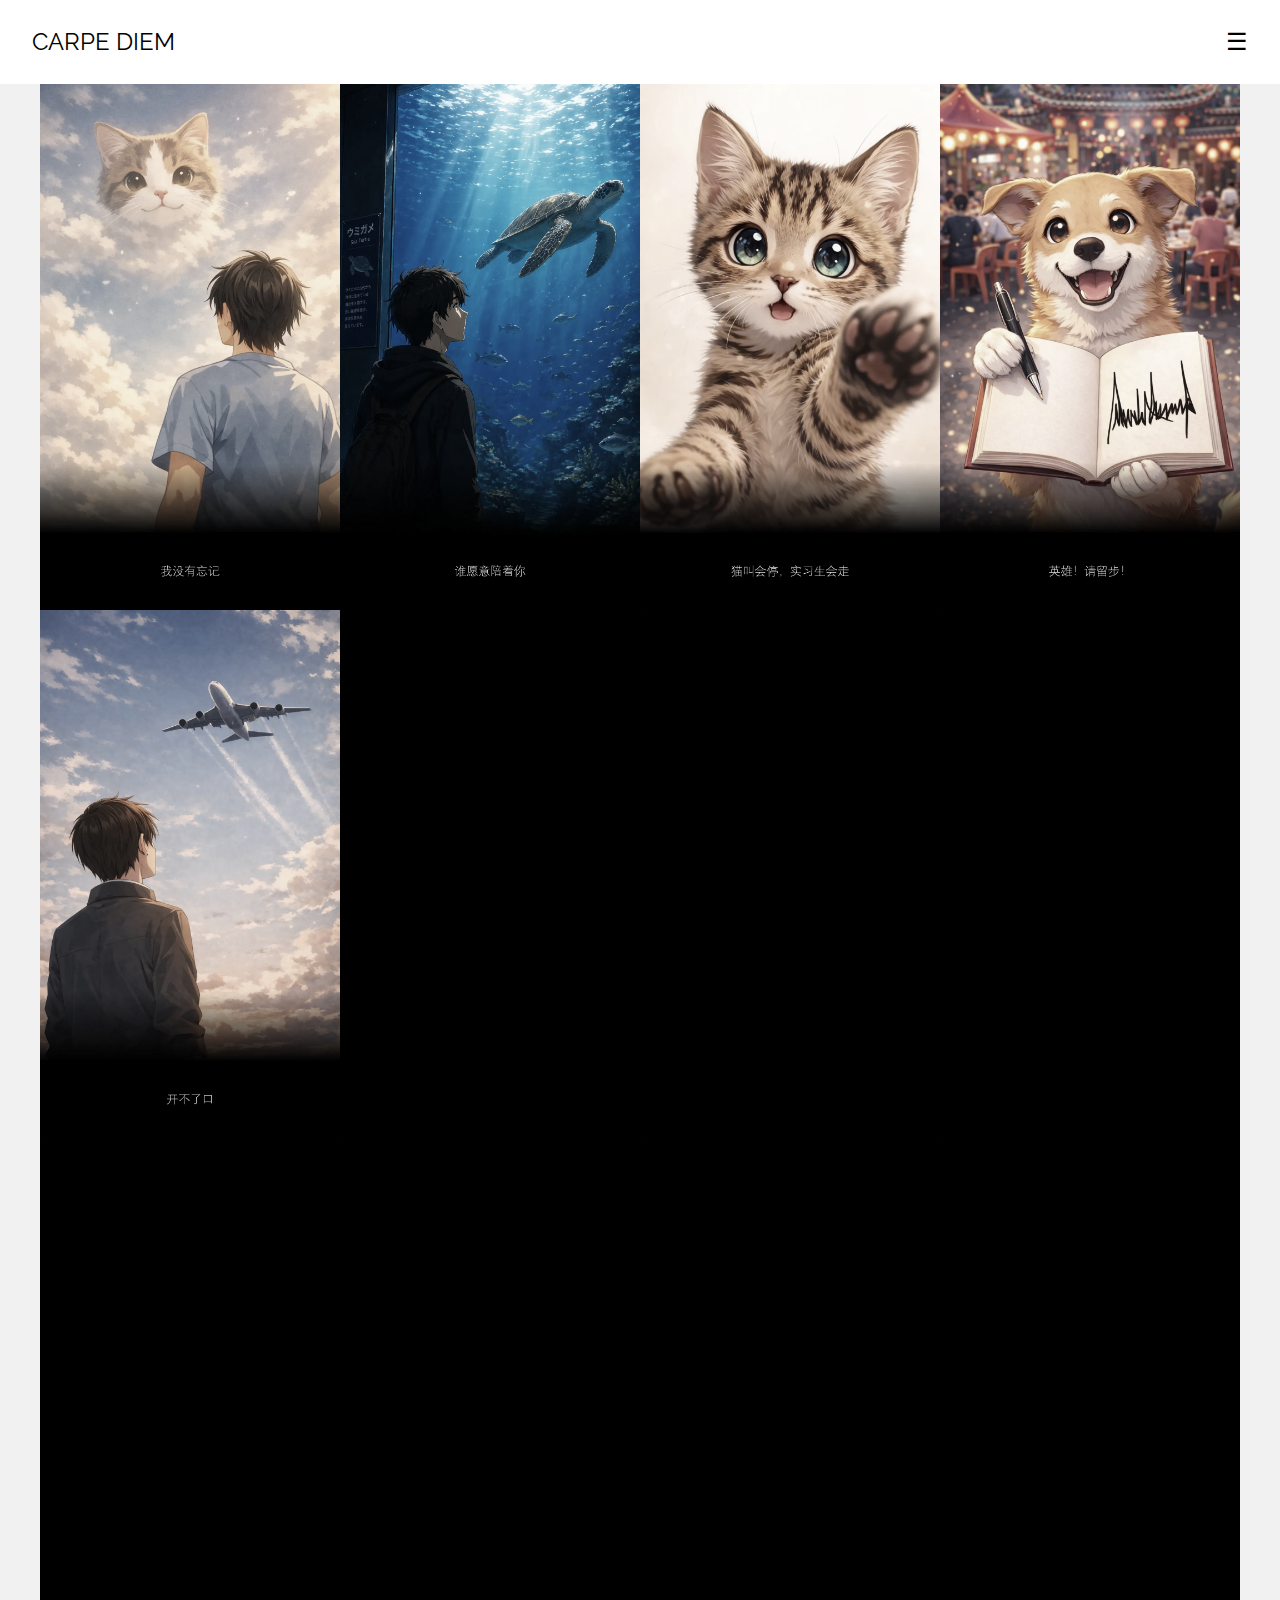
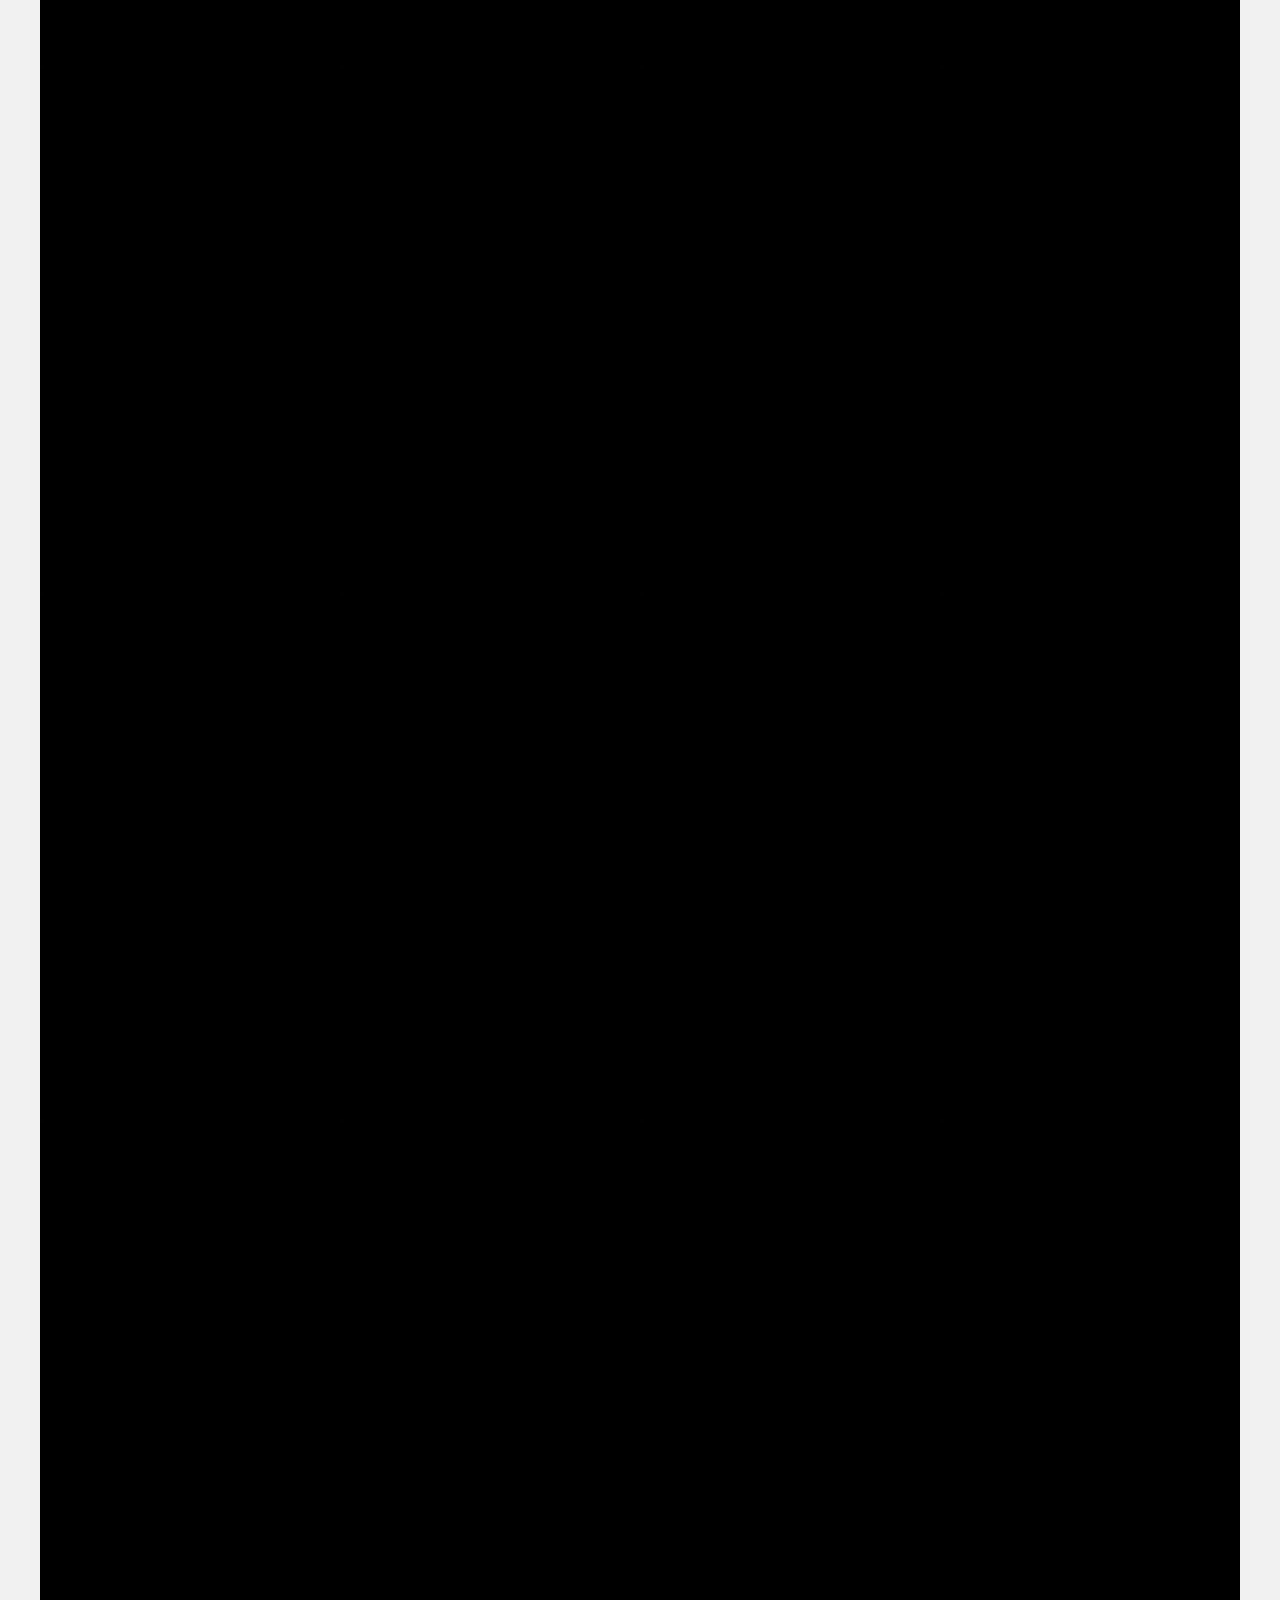
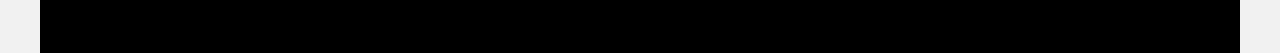
<file: todays5.html>
<!DOCTYPE html>
<html lang="en">
<head>
<title>Today ... Season 2</title>
<meta charset="UTF-8">
<meta name="viewport" content="width=device-width, initial-scale=1">
<!--<link rel="stylesheet" href="https://www.w3schools.com/w3css/5/w3.css">-->
<link rel="icon" type="image/ico" href="images/favicon.ico">
<link rel="stylesheet" href="css/today.css">
<link rel="stylesheet" href="https://fonts.googleapis.com/css?family=Raleway">
<style>
body,h1,h2,h3,h4,h5 {font-family: "Raleway", sans-serif}
.w3-quarter img{margin-bottom: -6px; cursor: pointer}
.w3-quarter img:hover{opacity: 0.6; transition: 0.3s}
.w3-quarter p {display: none;} /* Initially hide paragraphs */
#caption {text-align: center;} /* Left-align the modal caption */
</style>
</head>
<body class="w3-light-grey">

<!-- Sidebar/menu -->
<nav class="w3-sidebar w3-bar-block w3-black w3-animate-right w3-top w3-text-light-grey w3-large" style="z-index:3;width:250px;font-weight:bold;display:none;right:0;" id="mySidebar">
  <!--<a href="javascript:void()" onclick="w3_close()" class="w3-bar-item w3-button w3-center w3-padding-32">CLOSE</a>-->
  <a href="https://makeitstick.github.io/letter.html" onclick="w3_close()" class="w3-bar-item w3-button w3-center w3-padding-16">信箱</a> 
</nav>

<!-- Top menu on small screens -->
<header class="w3-container w3-top w3-white w3-xlarge w3-padding-16">
  <span class="w3-left w3-padding"><a href="https://makeitstick.github.io" style="text-decoration: none;">CARPE DIEM</a></span>
  <a href="javascript:void(0)" class="w3-right w3-button w3-white" onclick="w3_open()">☰</a>
</header>

<!-- Overlay effect when opening sidebar on small screens -->
<div class="w3-overlay w3-animate-opacity" onclick="w3_close()" style="cursor:pointer" title="" id="myOverlay"></div>

<!-- !PAGE CONTENT! -->
<div class="w3-main w3-content" style="max-width:1200px;margin-top:83px">

  <!-- Photo grid -->
  <div class="w3-row w3-grayscale-min">
   <div class="w3-quarter">
      <img src="images/todays5/D6.webp" title="20260419" style="width:100%" onclick="onClick(this, 'captionD6', 'audio/todays5/D6.mp3')" alt="">
<p id="captionD6"><br>
早上抹完地，正想把抹地棍摆好。<br><br>

突然有个声音，从后面传过来。<br><br>

Morning! How is your cat?<br><br>

什么？<br><br>

我没听错吧。<br><br>

这个时候，竟然还有人向你问声好。<br><br>

我头脑出现许多问号。<br><br>

走回客厅，看一看日历。<br><br>

今天是 19/04/2026 星期日，早晨接近九点。<br><br>

桌上放着一瓶，看起来很昂贵，<br><br>

标记着 46% 酒精，容量一公升，<br><br>

几乎快喝光的 Benriach Whisky 玻璃瓶。<br><br>

我摸了摸脑袋，昨晚发生了什么事情？<br><br>

事实上，我最爱的是仙地。<br><br>

平时最爱和小朋友抢，不用抢的我不喜欢。<br><br>

我没有忘记小时候的愿望、最初的梦想。<br><br>

看见小孩哭，我就很得意。<br><br>

因为可以用歌声，猫哭老鼠假慈悲：<br><br>

哭过就好了，伤都会好的。<br><br>

何况，我没有醉。<br><br>

那显然不是我的酒。<br><br>

时光没有倒流，我头没有疼。<br><br>

我还数得清，五只手指，有长有短。<br><br>

一、二、三、四、五 ... 跟我一起跳双人舞。<br><br>

这是你离开的第五年。<br><br>

你在那里过得好不好？<br><br>

我现在过得很好，好到忘记了你。<br><br>

原来你存在过，我生命一段日子。<br><br>

你曾经是我生活的一部分。<br><br>

当时那么不起眼，原来都是重要的细节。<br><br>

上班下班，最期待看到你的身影。<br><br>

你是我的最佳模特儿，表情自然、不做作。<br><br>

是你让我知道，照片要怎么抓角度。<br><br>

拍到不美，也不会投诉。<br><br>

有个性、吃饱就走，不会过度依赖。<br><br>

只是偶尔会碰瓷，左脚勾右脚，然后绊倒。<br><br>

要人 sayang x 3000 ...<br><br>

现在你只出现在我的回忆里。<br><br>

生活的忙碌，把你的位置放到很后面。<br><br>

时间冲淡了我对你的思念。<br><br>

直到刚才，十年都没打过一次招呼的邻居。<br><br>

不知道是不是因为 follow 了杜韩念。<br><br>

<a href="https://www.facebook.com/100044264867892/posts/pfbid0oE6ZppMVMBUEjtxMvzJd22CZhSrLe5rYExVRU5u3cMmLeFJ9h2WgWRxBPJATpb3Ll/">杜韩念最近的贴文，收养了几只流浪猫</a><br><br>

可能那些小猫，唤起了邻居的记忆。<br><br>

她很想知道，在我家后阳台。<br><br>

那只多年不见的肥猫，到底去了哪里?<br><br>

内心深处，原来我们都想知道，<br><br>

曾经认识的那个人，或是那只猫，<br><br>

久未联络的他们，都去了哪里？<br><br>

现在过得好不好？一切是否还顺利？<br><br>

安娣问我，你喜欢猫？<br><br>

我说我只喜欢它。<br><br>

你看你，因为你，有了开场白。<br><br>

铁达尼号破不了的冰，都被你融化。<br><br>

一个离开五年后，还能成为话题的宠物。<br><br>

如果你还在，以你的可爱，<br><br>

相信十八，到八十岁的美眉们，<br><br>

没有一个能逃得出，你的一脸无辜。<br><br>

可惜你耍赖，在我最需要你的爱，你不在。<br><br>

近水楼台先得月，谁知你还真的飘上月球。<br><br>

重色轻友，从此一去不回，只迷恋嫦娥的美。<br><br>

毁了我想和你一起去认识，更多异性的大展宏图。<br><br>

有异性，没人性。况且，你根本不是人。<br><br>

就算如此，我还是很爱你的。<br><br>

有多爱？很爱很爱。奶茶都不比我爱。<br><br>

突如其来的开场白，让我想起了你。<br><br>

就好像昨天的事情，你还在我身边。<br><br>

其实你一直都在，电话壁画都是你。<br><br>

就算换了电话，第一时间就是换回同样壁画。<br><br>

每天经过的公园，还以你的名字命名。<br><br>

<strong>Billy Panda Park</strong><br><br>

虽然那名字只有我一个人知道。<br><br>

如果以前我懂得记录心情，或许你就会一直存在。<br><br>

因为现在，我已经忘了好多。<br><br>

多谢你，出现在我的生命里。<br><br>

我会忘记你，但是你不可以忘记我。<br><br>

***<br><br>

最近写完文章，喜欢把内容发给 AI 读一遍。<br><br>

有时候，它们给的回复，你意想不到。<br><br>

以下是 Grok 的一小段。<br><br>

如果可以，我想問一句：<br><br>

你現在還會因為想起 Billy 而突然難過嗎？<br><br>

還是更多時候，是像今天這樣，<br><br>

帶著笑意回想它那些壞壞的可愛？
</p>
	        	  
	  <img src="images/todays5/D5.webp" title="20260503" style="width:100%" onclick="onClick(this, 'captionD5', 'audio/todays5/D5.mp3')" alt="">
<p id="captionD5"><br>
道理都懂，只是真正懂的时候，已经不再是二十岁。
</p>
		  
      <img src="images/today/XX.webp" style="width:100%" onclick="onClick(this, 'captionD4', 'audio/todays2/XX.mp3')" alt="">     
	  <p id="captionD4">D4</p>
	  
	  <img src="images/today/XX.webp" title="YYYYMMDD" style="width:100%" onclick="onClick(this, 'captionD3', 'audio/todays2/XX.mp3')" alt="">
<p id="captionD3"><br>
That is how I met your mother.
</p>
      	  
	  <img src="images/today/XX.webp" title="YYYYMMDD" style="width:100%" onclick="onClick(this, 'captionD2', 'audio/todays2/XX.mp3')" alt="">
<p id="captionD2"><br>
We live and die in the shadows, for those we hold close, and for those we never meet.
</p>
		  
      <img src="images/today/XX.webp" title="YYYYMMDD" style="width:100%" onclick="onClick(this, 'captionD1', 'audio/todays2/XX.mp3')" alt="">     
<p id="captionD1"><br>
两年后，我不再是 INFJ-A
</p>
   </div>
    
   <div class="w3-quarter">
      <img src="images/todays5/C6.webp" title="20260425" style="width:100%" onclick="onClick(this, 'captionC6', 'audio/todays5/C6.mp3')" alt="">
<p id="captionC6"><br>
陪爸爸去买菜，在超市遇到熟人。<br><br>

不能当作没看到，因为就在眼前。<br><br>

我很少主动开口，但我道德考试拿 A. <br><br>

为了证明它不是 A 货、不是侥幸、不是出猫。<br><br>

我在心里默念 Rukun Negara.<br><br>

Kepercayaan kepada Tuhan<br><br>

Kesetiaan kepada Raja dan Negara<br><br>

Keluhuran Perlembagaan<br><br>

Kedaulatan Undang-undang<br><br>

一边聚集着梁静茹的勇气。<br><br>

一边把最后第五条文念出来。<br><br>

Kesopanan dan Kesusilaan<br><br>

没提起不是忘记。<br><br>

只是暂时把记忆，藏在心底深处某个角落。<br><br>

等待被唤起那一刻，原来自己还如此年轻。<br><br>

有些教导，真的可以记得一辈子。<br><br>

终于我开了口。<br><br>

Uncle 你好，我是秋生的朋友。<br><br>

开了口，就等着回应。<br><br>

Uncle 看着我，眼神略带犹豫，忽然道：<br><br>

秋生在马六甲，日本公司做。你在哪里做？<br><br>

今天我带爸爸来买菜，买西洋菜。<br><br>

东方神起对垒西域男孩。<br><br>

TVXQ versus Westlife.<br><br>

没有剧本的对白，我答非所问。<br><br>

Uncle 一脸疑惑的表情，继续道：<br><br>

秋生结婚了，有两个女儿。你呢？<br><br>

女儿非常好呀。我都还没结婚呢。<br><br>

说得我有些心虚，还好不是肾虚。<br><br>

Uncle 安慰道：不用着急。慢慢来。<br><br>

现在本是轮到我开口，但是我没有。<br><br>

最怕，空气忽然安静。<br><br>

最怕，Uncle 突然的关心。<br><br>

最怕，纵然周围人来人往，气氛开始变得尴尬。<br><br>

我不知道要再说些什么。<br><br>

我只知道，我是个 I 人。<br><br>

开了口，只是暂时拖延。<br><br>

开不了口，那是周杰伦。<br><br>

到最后，回到原点，回到原来的我。<br><br>

随机应变不到，唯有随手拿起哈密瓜。<br><br>

哈，这是很多秘密的瓜，千万别让人知道。<br><br>

哈密？lu gong 哈密？不能说的秘密。<br><br>

我一步两步，默默往后退。<br><br>

有意无意，趁你不留意，赶紧溜到无人处。<br><br>

我就是典型的 I 人。<br><br>

看到人，尤其是熟人，快点躲，快点闪。<br><br>

有墨镜，戴墨镜。<br><br>

有口罩，戴口罩。<br><br>

有草帽，戴草帽。<br><br>

天地为证，哈密瓜为证。<br><br>

来到付钱的时候，排长龙。<br><br>

这地球比哈密瓜还小。<br><br>

我们又再次碰面。<br><br>

这次走不了。<br><br>

然而，这次不一样。<br><br>

这次秋生的妈妈，对着我，指名道姓：<br><br>

你是梁朝伟，是么？<br><br>

是啊！每年都会来你们家拜年，不要脸要红包的那个阿伟。<br><br>

站在一旁的秋生爸爸，恍然大悟：<br><br>

我还以为刚才这个是谁？<br><br>

不认得了，但又很面熟。<br><br>

原来不是阳痿，是梁朝伟。<br><br>

如果又阳痿，又肾虚，还是单身比较好了。<br><br>

秋生和朝伟在无间道，属于上司下属关系。<br><br>

现实生活中，我们是中学朋友。<br><br>

大家总会约好新年聚在一起，一年见一次。<br><br>

直到现在还有联系的朋友，实属不多。<br><br>

还会抽空出来见面的朋友，少之又少。<br><br>

长大后，各有各的生活，忙碌与奔波。<br><br>

偶尔打听对方消息，知道对方过得安康就很好。<br><br>

就像秋生爸对我爸所说的。<br><br>

一个七十八，一个七十七。<br><br>

大家健健康康、没病没痛就是好。<br><br>

跟久违不见的长辈们聊天，记得要先介绍自己。<br><br>

你记得老人家，老人家可不记得你。<br><br>

有一天你和我打招呼，我不认得你。<br><br>

到时候，我就是那个糟老头。<br><br>

如果我继续和你聊下去，<br><br>

那是因为 ...<br><br>

我要你陪着我，看着那海龟水中游，<br><br>

慢慢地爬在沙滩上，数着浪花一朵朵。<br><br>

我可能好像在哪里见过你，<br><br>

但却一时想不起。<br><br>

我又不是很想问你。<br><br>

那就直接聊。<br><br>

聊得来的，聊到什么就什么。<br><br>

这样聊下去，可能更有趣。<br><br>

英雄不问出处，全部都靠脑补。<br><br>

不介绍自己的是萎哥，介绍自己的依然是伟哥。<br><br>

既然问与不问，听觉上没差，那就别问。<br><br>

别问我是谁，请与我相恋。<br><br>

我的真心没人能够体会。<br><br>

谁说没人？总会有人。除了男人。<br><br>

如果你是女人，你就是我的传说。<br><br>

传说中，女人的记忆，会比男人的记忆好。<br><br>

男人喜欢看金鱼，金鱼只有七秒钟记忆。<br><br>

看久了，男人最久也就七秒。<br><br>

男人不要欺骗女人，她会记得一清二楚。<br><br>

男人不要说谎，你忘了的，她还记得。<br><br>

男人下次聊天前，先简单来个自我介绍。<br><br>

好啰嗦，越啰嗦越不记得。<br><br>

男人再次忘记，天经地义。<br><br>

女人永远记得，也怪不得。

</p>
      	  
	  <img src="images/today/XX.webp" title="YYYYMMDD" style="width:100%" onclick="onClick(this, 'captionC5', 'audio/todays2/XX.mp3')" alt="">
<p id="captionC5"><br>
看见蟑螂我不怕不怕啦，但是跑步没有蟑螂 ...
</p>
		  
      <img src="images/today/XX.webp" title="YYYYMMDD" style="width:100%" onclick="onClick(this, 'captionC4', 'audio/todays2/XX.mp3')" alt="">     
<p id="captionC4"><br>
凡事都有期限，不要太迟，不要相信一切有下一次。
</p>
	  
	  <img src="images/today/XX.webp" title="YYYYMMDD" style="width:100%" onclick="onClick(this, 'captionC3', 'audio/todays2/XX.mp3')" alt="">
<p id="captionC3"><br>
如果你要记得，那就要定时去接触它，这样它一辈子都跟随着你。
</p>
      	  
	  <!--<a href="https://makeitstick.github.io/todays2.html">--><img src="images/today/XX.webp" title="SEASON 3" style="width:100%" onclick="onClick(this, 'captionC2')" alt=""></a>
	  <p id="captionC2">C2</p>
		  
      <img src="images/today/XX.webp" title="YYYYMMDD" style="width:100%" onclick="onClick(this, 'captionC1', 'audio/todays2/XX.mp3')" alt="">     
<p id="captionC1"><br>
九十九，它还是你的舞台秀。
</p>
   </div>
    
    <div class="w3-quarter">
      <img src="images/todays5/B6.webp" title="20260426" style="width:100%" onclick="onClick(this, 'captionB6', 'audio/todays5/B6.mp3')" alt="">
<p id="captionB6"><br>
什么是 intern？街边小猫。<br><br>

它们会突然出现，不知从哪一个角落。<br><br>

喵一声，以为只是幻觉。<br><br>

喵两声，这幻觉还挺严重。<br><br>

喵五声，从此走进你的人生。<br><br>

我们一起学猫叫，一起喵喵喵喵喵。<br><br>

有太多 intern 进进出出，已经分不清谁是谁。<br><br>

最近又来多两个，来了将近一个月。<br><br>

我都没时间写他们。<br><br>

一个英文名字，和刘德华一模一样。<br><br>

是巧合，还是吸引力法则？<br><br>

另一个单看外表，就让人感觉心情良好。<br><br>

试问你看王嘉尔的时候，心情是怎么样的？<br><br>

现在是怎样，公司请的 intern 水准越来越高。<br><br>

名字不是天王巨星，就是身高接近一八零。<br><br>

工作不能专心，只好保持分心。<br><br>

来应征的，为什么都是男生？<br><br>

男生会降低士气，女生会振奋人心。<br><br>

要跟老板娘 highlight 一下，不能重男轻女。<br><br>

他俩虽是由我管，我却很少理他们。<br><br>

我好像都在忙，忙什么不知道。<br><br>

只知道不再像以前那么空闲。<br><br>

空闲到每隔几天，可以写封信给 intern 告诉他们 ...<br><br>

那些年错过的大雨，那些年错过的爱情。<br><br>

好想告诉你，告诉你我没有忘记。<br><br>

那一天，知道你要走，我们一句话都没有说。<br><br>

但这一天，我有话要说。<br><br>

坐我隔壁的实习生，他的女朋友是医生。<br><br>

好像才听他说，如果你想成为医生，那是条漫长的路。<br><br>

至少十年，你才可以成为一名正式的医生。<br><br>

那句话隐约还在耳边回荡着。<br><br>

今天已是他在公司实习的最后一天。<br><br>

比起其他实习生，他的实习期算是比较久。<br><br>

差不多半年。<br><br>

其他的三、四个月。<br><br>

但原来半年，也不过是一眨眼。<br><br>

如果不是因为有记录，我不会知道他什么时候来过。<br><br>

他出现的时候，我在读着《绝代双骄》。<br><br>

所以记录是好是坏？<br><br>

只知道我很少再读回写过的文章。<br><br>

除非是刚写完，我就会重读很多遍。<br><br>

读回旧的文章，犹如往事不堪回首。<br><br>

容易起鸡皮疙瘩，仿佛身后就站着红衣女鬼。<br><br>

那女鬼美么？<br><br>

如果美，我不介意的，你可以站靠近些。<br><br>

树大必有枯枝，写多必有瑕疵。<br><br>

虽是如此，这也不完全是坏事。<br><br>

人要活在过去，现在，还是未来？<br><br>

此刻笔下所写，终将成为过去。<br><br>

以后读回去，它或许不一定对。<br><br>

可笑的是，当初自己并不这么认为。<br><br>

如果看回从前，依然不能释怀，那便是坏。<br><br>

一切在于后来的自己，会如何看待，曾经的自己。<br><br>

你出现在我的 Season 2，离场的时候在 Season 5.<br><br>

同事问 intern，那这半年，你在公司学会了什么？<br><br>

我在心里问自己。<br><br>

你们来过，那我呢？我又学了什么？<br><br>

我们一起学猫叫，一起喵喵喵喵喵。<br><br>

他们在摸索，我在忙碌。<br><br>

猫叫会停，实习生会走。<br><br>

彼此交集虽短暂，却能留下某种温度。

</p>
      	  
	  <img src="images/today/XX.webp" title="YYYYMMDD" style="width:100%" onclick="onClick(this, 'captionB5', 'audio/todays2/XX.mp3')" alt="">
<p id="captionB5"><br>
是的，我们。
</p>
		  
      <img src="images/today/XX.webp" title="YYYYMMDD" style="width:100%" onclick="onClick(this, 'captionB4', 'audio/todays2/XX.mp3')" alt="">     
<p id="captionB4"><br>
精神 D，临时演员都係演员嚟 ～
</p>
	  
	  <img src="images/today/XX.webp" title="YYYYMMDD" style="width:100%" onclick="onClick(this, 'captionB3', 'audio/todays2/XX.mp3')" alt="">
<p id="captionB3"><br>
<i>离开我 离开我</i>
</p>
      	  
	  <img src="images/today/XX.webp" title="YYYYMMDD" style="width:100%" onclick="onClick(this, 'captionB2', 'audio/todays2/XX.mp3')" alt="">
<p id="captionB2"><br>
当太阳出现，它就会消失。
</p>
		  
      <img src="images/today/XX.webp" title="YYYYMMDD" style="width:100%" onclick="onClick(this, 'captionB1', 'audio/todays2/XX.mp3')" alt="">     
<p id="captionB1"><br>
因为眼前出现一只 Fresh & White 北极熊。
</p>
    </div>
	
	<div class="w3-quarter">
      <img src="images/todays5/A6.webp" title="20260429" style="width:100%" onclick="onClick(this, 'captionA6', 'audio/todays5/A6.mp3')" alt="">
<p id="captionA6"><br>
这是我第三次去阿菜的公司。<br><br>

阿菜的公司附近有华人庙。<br><br>

这几天好像举办观音诞。<br><br>

周围停车位都被霸占。<br><br>

封起了路，搭起了帐篷，摆满了桌椅。<br><br>

今天我一个人，被安排去那里给 training. <br><br>

从我家去那里有够塞车。<br><br>

28 公里的路程要用一个小时。<br><br>

我不喜欢蕉赖，对那里的路容易感到焦虑。<br><br>

但却又很熟悉。<br><br>

那是我曾经生活过的地方。<br><br>

开着车子，经过一段路。<br><br>

我看到 Mickey 设计的屋子。<br><br>

那是好多年前的回忆。<br><br>

离开中学多久就有多久。<br><br>

米奇老鼠 Design 的住宅区，是初恋的感觉。<br><br>

初恋的感觉是香香的垃圾袋。<br><br>

我喜欢你。<br><br>

我就喜欢你。<br><br>

你喜不喜欢我没关系。<br><br>

就算你是垃圾，我都觉得你香香滴。<br><br>

我是何香蓓，一直陪着你。<br><br>

原来我曾在十五岁 PMR 那年，<br><br>

和考完 SPM 那段期间，<br><br>

两次来过这座城市，<br><br>

以 part timer 身份在这里打拼过。<br><br>

当时其中一份工作是餐厅服务员。<br><br>

上班之前，要喊口号：<br><br>

海螺餐厅，生活知音！<br><br>

现场会有业余歌手在台上献唱。<br><br>

除了帮顾客传字条点歌、倒数圣诞，<br><br>

我还亲手端过食物给钟盛忠！<br><br>

还有他的妹妹钟晓玉！<br><br>

那时不敢相信，他们也会肚子饿。<br><br>

我超开心。<br><br>

谁来的？<br><br>

多的是，你不知道的事。<br><br>

就像我不知道，有一次顾客吃完了食物要求收盘子。<br><br>

我就连他喝到一半的饮料一起收拾。<br><br>

我没意识到这是矫枉过正。<br><br>

正义或许会迟到，但它从来不缺席。<br><br>

只要你够凶，正义必胜。<br><br>

顾客皱起眉头，看我不顺眼，一拳给我。<br><br>

是福不是祸，是祸躲不过。<br><br>

不躲怎么知道躲不过？<br><br>

左闪右避，眼睛眨啊眨，过奖了。<br><br>

拳头击中空气。<br><br>

我立即回敬一记上勾拳。<br><br>

谁没受过伤，谁没流过泪。<br><br>

年轻人，血气方刚，过于冲动，大家都有错。<br><br>

绕了两圈，还是找不到停车位。<br><br>

时间紧迫，唯有把车子停在远一些。<br><br>

那是离住宅区不远的十字路口。<br><br>

我需要走一段路，才能抵达阿菜的公司。<br><br>

下车走不久，经过一条小巷。<br><br>

巷口三只狗，突然冲出来，向我吠：<br><br>

吠礼啊！吠礼啊！<br><br>

它们颈项明明就被绳子绑着。<br><br>

你才非礼我好么。<br><br>

第三只不知怎么的，摆脱了狗绳，直接冲了出来。<br><br>

是一只母狗，好像刚生完小狗，还涨着奶 ... <br><br>

凶恶的眼神，张牙舞爪，准备扑过来 ... <br><br>

我想起多年前的上勾拳。<br><br>

世界按下静音。<br><br>

这一天，太阳很大。天空很晒。<br><br>

我没看见阿菜的女儿。<br><br>

那一天，天色已暗。下起了雨。<br><br>

除了雨滴声，耳边传来：<br><br>

英雄！手下留情。<br><br>

这杯水很贵，不要浪费。
</p>
      	  
	  <img src="images/today/XX.webp" title="YYYYMMDD" style="width:100%" onclick="onClick(this, 'captionA5', 'audio/todays2/XX.mp3')" alt="">
<p id="captionA5"><br>
Long does matter.
</p>
		  
      <img src="images/today/XX.webp" title="YYYYMMDD" style="width:100%" onclick="onClick(this, 'captionA4', 'audio/todays2/XX.mp3')" alt="">     
	  <p id="captionA4">A4</p>
	  
	  <img src="images/today/XX.webp" title="YYYYMMDD" style="width:100%" onclick="onClick(this, 'captionA3', 'audio/todays2/XX.mp3')" alt="">
<p id="captionA3"><br>
再见有很多方式，谁又会知道你和我是哪一种方式？
</p>
      	  
	  <img src="images/today/XX.webp" title="YYYYMMDD" style="width:100%" onclick="onClick(this, 'captionA2', 'audio/todays2/XX.mp3')" alt="">
<p id="captionA2"><br>
我看着那位还在吃着星洲米粉的同事，再望向手机屏幕，再把眼神放回她身上，怎么越看越像？
</p>
		  
      <img src="images/today/XX.webp" title="YYYYMMDD" style="width:100%" onclick="onClick(this, 'captionA1', 'audio/todays2/XX.mp3')" alt="">     
<p id="captionA1"><br>
嘿，你生日快到了。二五女，生日快乐。
</p>
    </div>
  </div>

  <!-- Modal for full size images on click-->
  <div id="modal01" class="w3-modal w3-black" style="padding-top:0" onclick="this.style.display='none'">
    <span class="w3-button w3-black w3-xlarge w3-display-topright">×</span>
    <div class="w3-modal-content w3-animate-zoom w3-center w3-transparent w3-padding-64">
      <img id="img01" class="w3-image">
	  <br><br>
	  <audio id="modalAudio" controls style="display: block; margin: 0 auto;"></audio>
	  <p id="caption"></p>

    </div>
  </div>

<!-- End page content -->
</div>

<script>
// Script to open and close sidebar
function w3_open() {
  document.getElementById("mySidebar").style.display = "block";
  document.getElementById("myOverlay").style.display = "block";
}

function w3_close() {
  document.getElementById("mySidebar").style.display = "none";
  document.getElementById("myOverlay").style.display = "none";
}

function onClick(element, captionId, audioSrc) {
  // Show modal with image
  document.getElementById("img01").src = element.src;
  document.getElementById("modal01").style.display = "block";
  
  // Display paragraph content in modal using the specific caption ID
  var captionText = document.getElementById("caption");
  var paragraph = document.getElementById(captionId);
  captionText.innerHTML = paragraph ? paragraph.innerHTML : element.alt;
  
  // Run audio along with the modal
  let audio = document.getElementById("modalAudio");
  audio.src = audioSrc;
  audio.play();
}
</script>

</body>
</html>
</file>
<file: css/raqs.css>
@import url("https://fonts.googleapis.com/css2?family=Inter:wght@300;400;700&display=swap");

h2.faq-heading {
  font-family: "Inter", sans-serif;
  text-align: center;
  font-weight: 300;
  font-size: 28px;
  color: #1d3557;
  margin: 8px 0;
  margin-top: 60px;
}

.faq-container {
  max-width: 1200px;
  border-radius: 8px;
  box-shadow: 0 4px 50px -8px rgba(0, 0, 0, 0.3);
  margin: 32px auto;
  font-family: "Inter", sans-serif;
  color: #1d3557;
  line-height: 1.9;
}

.faq-container .question-container {
  border-bottom: 1px solid #eee;
}

.faq-container .question {
  display: flex;
  justify-content: space-between;
  gap: 32px;
  font-size: 18px;
  font-weight: bold;
  padding: 16px 24px;
  cursor: pointer;
}

.faq-container .question .question-icon {
  width: 20px;
  height: 20px;
  background: #eee;
  padding: 4px;
  border-radius: 50%;
  flex-shrink: 0;
  display: flex;
  transition: all 300ms ease;
}

.faq-container .question-container.expanded .question-icon {
  background: #2a9d8f;
  color: #fff;
  transform: rotateZ(180deg);
}

.faq-container .answer {
  display: flex;
  align-items: flex-start;
  gap: 8px;
  margin: 8px 0;
}

.faq-container .answer .answer-icon {
  width: 20px;
  flex-shrink: 0;
  color: blue;
  display: flex;
  margin-top: 5px;
}

.faq-container .answer-container {
  padding: 0px 32px;
  background: #edf2f4;
  max-height: 0;
  overflow: hidden;
  transition: all 300ms ease;
}

.faq-container .question-container.expanded .answer-container {
  max-height: 500px;
  padding: 8px 32px;
}

.faq-container .answer a {
      color: red;
    }
    .faq-container .answer a:hover {
      color: darkred;
    }
</file>
<file: css/css001.css>
/* W3.CSS 5.02 March 31 2025 by Jan Egil and Borge Refsnes */
html{box-sizing:border-box}*,*:before,*:after{box-sizing:inherit}
/* Extract from normalize.css by Nicolas Gallagher and Jonathan Neal git.io/normalize */
html{-ms-text-size-adjust:100%;-webkit-text-size-adjust:100%}body{margin:0}
article,aside,details,figcaption,figure,footer,header,main,menu,nav,section{display:block}summary{display:list-item}
audio,canvas,progress,video{display:inline-block}progress{vertical-align:baseline}
audio:not([controls]){display:none;height:0}[hidden],template{display:none}
a{background-color:transparent}a:active,a:hover{outline-width:0}
abbr[title]{border-bottom:none;text-decoration:underline;text-decoration:underline dotted}
b,strong{font-weight:bolder}dfn{font-style:italic}mark{background:#ff0;color:#000}
small{font-size:80%}sub,sup{font-size:75%;line-height:0;position:relative;vertical-align:baseline}
sub{bottom:-0.25em}sup{top:-0.5em}figure{margin:1em 40px}img{border-style:none}
code,kbd,pre,samp{font-family:monospace,monospace;font-size:1em}hr{box-sizing:content-box;height:0;overflow:visible}
button,input,select,textarea,optgroup{font:inherit;margin:0}optgroup{font-weight:bold}
button,input{overflow:visible}button,select{text-transform:none}
button,[type=button],[type=reset],[type=submit]{-webkit-appearance:button}
button::-moz-focus-inner,[type=button]::-moz-focus-inner,[type=reset]::-moz-focus-inner,[type=submit]::-moz-focus-inner{border-style:none;padding:0}
button:-moz-focusring,[type=button]:-moz-focusring,[type=reset]:-moz-focusring,[type=submit]:-moz-focusring{outline:1px dotted ButtonText}
fieldset{border:1px solid #c0c0c0;margin:0 2px;padding:.35em .625em .75em}
legend{color:inherit;display:table;max-width:100%;padding:0;white-space:normal}textarea{overflow:auto}
[type=checkbox],[type=radio]{padding:0}
[type=number]::-webkit-inner-spin-button,[type=number]::-webkit-outer-spin-button{height:auto}
[type=search]{-webkit-appearance:textfield;outline-offset:-2px}
[type=search]::-webkit-search-decoration{-webkit-appearance:none}
::-webkit-file-upload-button{-webkit-appearance:button;font:inherit}
/* End extract */
html,body{font-family:Verdana,sans-serif;font-size:15px;line-height:1.5}html{overflow-x:hidden}
h1{font-size:36px}h2{font-size:30px}h3{font-size:24px}h4{font-size:20px}h5{font-size:18px}h6{font-size:16px}
.w3-serif{font-family:serif}.w3-sans-serif{font-family:sans-serif}.w3-cursive{font-family:cursive}.w3-monospace{font-family:monospace}
h1,h2,h3,h4,h5,h6{font-family:"Segoe UI",Arial,sans-serif;font-weight:400;margin:10px 0}.w3-wide{letter-spacing:4px}
hr{border:0;border-top:1px solid #eee;margin:20px 0}
.w3-image{max-width:60%;height:auto}img{vertical-align:middle}a{color:inherit}
.w3-table,.w3-table-all{border-collapse:collapse;border-spacing:0;width:100%;display:table}.w3-table-all{border:1px solid #ccc}
.w3-bordered tr,.w3-table-all tr{border-bottom:1px solid #ddd}.w3-striped tbody tr:nth-child(even){background-color:#f1f1f1}
.w3-table-all tr:nth-child(odd){background-color:#fff}.w3-table-all tr:nth-child(even){background-color:#f1f1f1}
.w3-hoverable tbody tr:hover,.w3-ul.w3-hoverable li:hover{background-color:#ccc}.w3-centered tr th,.w3-centered tr td{text-align:center}
.w3-table td,.w3-table th,.w3-table-all td,.w3-table-all th{padding:8px 8px;display:table-cell;text-align:left;vertical-align:top}
.w3-table th:first-child,.w3-table td:first-child,.w3-table-all th:first-child,.w3-table-all td:first-child{padding-left:16px}
.w3-btn,.w3-button{border:none;display:inline-block;padding:8px 16px;vertical-align:middle;overflow:hidden;text-decoration:none;color:inherit;background-color:inherit;text-align:center;cursor:pointer;white-space:nowrap}
.w3-btn:hover{box-shadow:0 8px 16px 0 rgba(0,0,0,0.2),0 6px 20px 0 rgba(0,0,0,0.19)}
.w3-btn,.w3-button{-webkit-touch-callout:none;-webkit-user-select:none;-khtml-user-select:none;-moz-user-select:none;-ms-user-select:none;user-select:none}   
.w3-disabled,.w3-btn:disabled,.w3-button:disabled{cursor:not-allowed;opacity:0.3}.w3-disabled *,:disabled *{pointer-events:none}
.w3-btn.w3-disabled:hover,.w3-btn:disabled:hover{box-shadow:none}
.w3-badge,.w3-tag{background-color:#000;color:#fff;display:inline-block;padding-left:8px;padding-right:8px;text-align:center}.w3-badge{border-radius:50%}
.w3-ul{list-style-type:none;padding:0;margin:0}.w3-ul li{padding:8px 16px;border-bottom:1px solid #ddd}.w3-ul li:last-child{border-bottom:none}
.w3-tooltip,.w3-display-container{position:relative}.w3-tooltip .w3-text{display:none}.w3-tooltip:hover .w3-text{display:inline-block}
.w3-ripple:active{opacity:0.5}.w3-ripple{transition:opacity 0s}
.w3-input{padding:8px;display:block;border:none;border-bottom:1px solid #ccc;width:100%}
.w3-select{padding:9px 0;width:100%;border:none;border-bottom:1px solid #ccc}
.w3-dropdown-click,.w3-dropdown-hover{position:relative;display:inline-block;cursor:pointer}
.w3-dropdown-hover:hover .w3-dropdown-content{display:block}
.w3-dropdown-hover:first-child,.w3-dropdown-click:hover{background-color:#ccc;color:#000}
.w3-dropdown-hover:hover > .w3-button:first-child,.w3-dropdown-click:hover > .w3-button:first-child{background-color:#ccc;color:#000}
.w3-dropdown-content{cursor:auto;color:#000;background-color:#fff;display:none;position:absolute;min-width:160px;margin:0;padding:0;z-index:1}
.w3-check,.w3-radio{width:24px;height:24px;position:relative;top:6px}
.w3-sidebar{height:100%;width:200px;background-color:#fff;position:fixed!important;z-index:1;overflow:auto}
.w3-bar-block .w3-dropdown-hover,.w3-bar-block .w3-dropdown-click{width:100%}
.w3-bar-block .w3-dropdown-hover .w3-dropdown-content,.w3-bar-block .w3-dropdown-click .w3-dropdown-content{min-width:100%}
.w3-bar-block .w3-dropdown-hover .w3-button,.w3-bar-block .w3-dropdown-click .w3-button{width:100%;text-align:left;padding:8px 16px}
.w3-main,#main{transition:margin-left .4s}
.w3-modal{z-index:3;display:none;padding-top:100px;position:fixed;left:0;top:0;width:100%;height:100%;overflow:auto;background-color:rgb(0,0,0);background-color:rgba(0,0,0,0.4)}
.w3-modal-content{margin:auto;background-color:#fff;position:relative;padding:0;outline:0;width:600px}
.w3-bar{width:100%;overflow:hidden}.w3-center .w3-bar{display:inline-block;width:auto}
.w3-bar .w3-bar-item{padding:8px 16px;float:left;width:auto;border:none;display:block;outline:0}
.w3-bar .w3-dropdown-hover,.w3-bar .w3-dropdown-click{position:static;float:left}
.w3-bar .w3-button{white-space:normal}
.w3-bar-block .w3-bar-item{width:100%;display:block;padding:8px 16px;text-align:left;border:none;white-space:normal;float:none;outline:0}
.w3-bar-block.w3-center .w3-bar-item{text-align:center}.w3-block{display:block;width:100%}
.w3-responsive{display:block;overflow-x:auto}
.w3-container:after,.w3-container:before,.w3-panel:after,.w3-panel:before,.w3-row:after,.w3-row:before,.w3-row-padding:after,.w3-row-padding:before,
.w3-cell-row:before,.w3-cell-row:after,.w3-clear:after,.w3-clear:before,.w3-bar:before,.w3-bar:after{content:"";display:table;clear:both}
.w3-col,.w3-half,.w3-third,.w3-twothird,.w3-threequarter,.w3-quarter{float:left;width:100%}
.w3-col.s1{width:8.33333%}.w3-col.s2{width:16.66666%}.w3-col.s3{width:24.99999%}.w3-col.s4{width:33.33333%}
.w3-col.s5{width:41.66666%}.w3-col.s6{width:49.99999%}.w3-col.s7{width:58.33333%}.w3-col.s8{width:66.66666%}
.w3-col.s9{width:74.99999%}.w3-col.s10{width:83.33333%}.w3-col.s11{width:91.66666%}.w3-col.s12{width:99.99999%}
@media (min-width:301px){.w3-col.m1{width:8.33333%}.w3-col.m2{width:16.66666%}.w3-col.m3,.w3-quarter{width:24.99999%}.w3-col.m4,.w3-third{width:33.33333%}
.w3-col.m5{width:41.66666%}.w3-col.m6,.w3-half{width:49.99999%}.w3-col.m7{width:58.33333%}.w3-col.m8,.w3-twothird{width:66.66666%}
.w3-col.m9,.w3-threequarter{width:74.99999%}.w3-col.m10{width:83.33333%}.w3-col.m11{width:91.66666%}.w3-col.m12{width:99.99999%}}
@media (min-width:993px){.w3-col.l1{width:8.33333%}.w3-col.l2{width:16.66666%}.w3-col.l3{width:24.99999%}.w3-col.l4{width:33.33333%}
.w3-col.l5{width:41.66666%}.w3-col.l6{width:49.99999%}.w3-col.l7{width:58.33333%}.w3-col.l8{width:66.66666%}
.w3-col.l9{width:74.99999%}.w3-col.l10{width:83.33333%}.w3-col.l11{width:91.66666%}.w3-col.l12{width:99.99999%}}
.w3-rest{overflow:hidden}.w3-stretch{margin-left:-16px;margin-right:-16px}
.w3-content,.w3-auto{margin-left:auto;margin-right:auto}.w3-content{max-width:980px}.w3-auto{max-width:1140px}
.w3-cell-row{display:table;width:100%}.w3-cell{display:table-cell}
.w3-cell-top{vertical-align:top}.w3-cell-middle{vertical-align:middle}.w3-cell-bottom{vertical-align:bottom}
.w3-hide{display:none!important}.w3-show-block,.w3-show{display:block!important}.w3-show-inline-block{display:inline-block!important}
@media (max-width:1205px){.w3-auto{max-width:95%}}
@media (max-width:600px){.w3-modal-content{margin:0 10px;width:auto!important}.w3-modal{padding-top:30px}
.w3-dropdown-hover.w3-mobile .w3-dropdown-content,.w3-dropdown-click.w3-mobile .w3-dropdown-content{position:relative}	
.w3-hide-small{display:none!important}.w3-mobile{display:block;width:100%!important}.w3-bar-item.w3-mobile,.w3-dropdown-hover.w3-mobile,.w3-dropdown-click.w3-mobile{text-align:center}
.w3-dropdown-hover.w3-mobile,.w3-dropdown-hover.w3-mobile .w3-btn,.w3-dropdown-hover.w3-mobile .w3-button,.w3-dropdown-click.w3-mobile,.w3-dropdown-click.w3-mobile .w3-btn,.w3-dropdown-click.w3-mobile .w3-button{width:100%}}
@media (max-width:768px){.w3-modal-content{width:500px}.w3-modal{padding-top:50px}}
@media (min-width:993px){.w3-modal-content{width:900px}.w3-hide-large{display:none!important}.w3-sidebar.w3-collapse{display:block!important}}
@media (max-width:992px) and (min-width:601px){.w3-hide-medium{display:none!important}}
@media (max-width:992px){.w3-sidebar.w3-collapse{display:none}.w3-main{margin-left:0!important;margin-right:0!important}.w3-auto{max-width:100%}}
.w3-top,.w3-bottom{position:fixed;width:100%;z-index:1}.w3-top{top:0}.w3-bottom{bottom:0}
.w3-overlay{position:fixed;display:none;width:100%;height:100%;top:0;left:0;right:0;bottom:0;background-color:rgba(0,0,0,0.5);z-index:2}
.w3-display-topleft{position:absolute;left:0;top:0}.w3-display-topright{position:absolute;right:0;top:0}
.w3-display-bottomleft{position:absolute;left:0;bottom:0}.w3-display-bottomright{position:absolute;right:0;bottom:0}
.w3-display-middle{position:absolute;top:50%;left:50%;transform:translate(-50%,-50%);-ms-transform:translate(-50%,-50%)}
.w3-display-left{position:absolute;top:50%;left:0%;transform:translate(0%,-50%);-ms-transform:translate(-0%,-50%)}
.w3-display-right{position:absolute;top:50%;right:0%;transform:translate(0%,-50%);-ms-transform:translate(0%,-50%)}
.w3-display-topmiddle{position:absolute;left:50%;top:0;transform:translate(-50%,0%);-ms-transform:translate(-50%,0%)}
.w3-display-bottommiddle{position:absolute;left:50%;bottom:0;transform:translate(-50%,0%);-ms-transform:translate(-50%,0%)}
.w3-display-container:hover .w3-display-hover{display:block}.w3-display-container:hover span.w3-display-hover{display:inline-block}.w3-display-hover{display:none}
.w3-display-position{position:absolute}
.w3-circle{border-radius:50%}
.w3-round-small{border-radius:2px}.w3-round,.w3-round-medium{border-radius:4px}.w3-round-large{border-radius:8px}.w3-round-xlarge{border-radius:16px}.w3-round-xxlarge{border-radius:32px}
.w3-row-padding,.w3-row-padding>.w3-half,.w3-row-padding>.w3-third,.w3-row-padding>.w3-twothird,.w3-row-padding>.w3-threequarter,.w3-row-padding>.w3-quarter,.w3-row-padding>.w3-col{padding:0 8px}
.w3-container,.w3-panel{padding:0.01em 16px}.w3-panel{margin-top:16px;margin-bottom:16px}
.w3-grid{display:grid}.w3-grid-padding{display:grid;gap:16px}.w3-flex{display:flex}
.w3-text-center{text-align:center}.w3-text-bold,.w3-bold{font-weight:bold}.w3-text-italic,.w3-italic{font-style:italic}
.w3-code,.w3-codespan{font-family:Consolas,"courier new";font-size:16px}
.w3-code{width:auto;background-color:#fff;padding:8px 12px;border-left:4px solid #4CAF50;word-wrap:break-word}
.w3-codespan{color:crimson;background-color:#f1f1f1;padding-left:4px;padding-right:4px;font-size:110%}
.w3-card,.w3-card-2{box-shadow:0 2px 5px 0 rgba(0,0,0,0.16),0 2px 10px 0 rgba(0,0,0,0.12)}
.w3-card-4,.w3-hover-shadow:hover{box-shadow:0 4px 10px 0 rgba(0,0,0,0.2),0 4px 20px 0 rgba(0,0,0,0.19)}
.w3-spin{animation:w3-spin 2s infinite linear}@keyframes w3-spin{0%{transform:rotate(0deg)}100%{transform:rotate(359deg)}}
.w3-animate-fading{animation:fading 10s infinite}@keyframes fading{0%{opacity:0}50%{opacity:1}100%{opacity:0}}
.w3-animate-opacity{animation:opac 0.8s}@keyframes opac{from{opacity:0} to{opacity:1}}
.w3-animate-top{position:relative;animation:animatetop 0.4s}@keyframes animatetop{from{top:-300px;opacity:0} to{top:0;opacity:1}}
.w3-animate-left{position:relative;animation:animateleft 0.4s}@keyframes animateleft{from{left:-300px;opacity:0} to{left:0;opacity:1}}
.w3-animate-right{position:relative;animation:animateright 0.4s}@keyframes animateright{from{right:-300px;opacity:0} to{right:0;opacity:1}}
.w3-animate-bottom{position:relative;animation:animatebottom 0.4s}@keyframes animatebottom{from{bottom:-300px;opacity:0} to{bottom:0;opacity:1}}
.w3-animate-zoom {animation:animatezoom 0.6s}@keyframes animatezoom{from{transform:scale(0)} to{transform:scale(1)}}
.w3-animate-input{transition:width 0.4s ease-in-out}.w3-animate-input:focus{width:100%!important}
.w3-opacity,.w3-hover-opacity:hover{opacity:0.60}.w3-opacity-off,.w3-hover-opacity-off:hover{opacity:1}
.w3-opacity-max{opacity:0.25}.w3-opacity-min{opacity:0.75}
.w3-greyscale-max,.w3-grayscale-max,.w3-hover-greyscale:hover,.w3-hover-grayscale:hover{filter:grayscale(100%)}
.w3-greyscale,.w3-grayscale{filter:grayscale(75%)}.w3-greyscale-min,.w3-grayscale-min{filter:grayscale(50%)}
.w3-sepia{filter:sepia(75%)}.w3-sepia-max,.w3-hover-sepia:hover{filter:sepia(100%)}.w3-sepia-min{filter:sepia(50%)}
.w3-tiny{font-size:10px!important}.w3-small{font-size:12px!important}.w3-medium{font-size:15px!important}.w3-large{font-size:18px!important}
.w3-xlarge{font-size:24px!important}.w3-xxlarge{font-size:36px!important}.w3-xxxlarge{font-size:48px!important}.w3-jumbo{font-size:64px!important}
.w3-left-align{text-align:left!important}.w3-right-align{text-align:right!important}.w3-justify{text-align:justify!important}.w3-center{text-align:center!important}
.w3-border-0{border:0!important}.w3-border{border:1px solid #ccc!important}
.w3-border-top{border-top:1px solid #ccc!important}.w3-border-bottom{border-bottom:1px solid #ccc!important}
.w3-border-left{border-left:1px solid #ccc!important}.w3-border-right{border-right:1px solid #ccc!important}
.w3-topbar{border-top:6px solid #ccc!important}.w3-bottombar{border-bottom:6px solid #ccc!important}
.w3-leftbar{border-left:6px solid #ccc!important}.w3-rightbar{border-right:6px solid #ccc!important}
.w3-section,.w3-code{margin-top:16px!important;margin-bottom:16px!important}
.w3-margin{margin:16px!important}.w3-margin-top{margin-top:16px!important}.w3-margin-bottom{margin-bottom:16px!important}
.w3-margin-left{margin-left:16px!important}.w3-margin-right{margin-right:16px!important}
.w3-padding-small{padding:4px 8px!important}.w3-padding{padding:8px 16px!important}.w3-padding-large{padding:12px 24px!important}
.w3-padding-16{padding-top:16px!important;padding-bottom:16px!important}.w3-padding-24{padding-top:24px!important;padding-bottom:24px!important}
.w3-padding-32{padding-top:32px!important;padding-bottom:32px!important}.w3-padding-48{padding-top:48px!important;padding-bottom:48px!important}
.w3-padding-64{padding-top:64px!important;padding-bottom:64px!important}
.w3-padding-top-64{padding-top:64px!important}.w3-padding-top-48{padding-top:48px!important}
.w3-padding-top-32{padding-top:32px!important}.w3-padding-top-24{padding-top:24px!important}
.w3-left{float:left!important}.w3-right{float:right!important}
.w3-button:hover{color:#000!important;background-color:#ccc!important}
.w3-transparent,.w3-hover-none:hover{background-color:transparent!important}
.w3-hover-none:hover{box-shadow:none!important}
.w3-rtl{direction:rtl}.w3-ltr{direction:ltr}
/* Colors */
.w3-amber,.w3-hover-amber:hover{color:#000!important;background-color:#ffc107!important}
.w3-aqua,.w3-hover-aqua:hover{color:#000!important;background-color:#00ffff!important}
.w3-blue,.w3-hover-blue:hover{color:#fff!important;background-color:#2196F3!important}
.w3-light-blue,.w3-hover-light-blue:hover{color:#000!important;background-color:#87CEEB!important}
.w3-brown,.w3-hover-brown:hover{color:#fff!important;background-color:#795548!important}
.w3-cyan,.w3-hover-cyan:hover{color:#000!important;background-color:#00bcd4!important}
.w3-blue-grey,.w3-hover-blue-grey:hover,.w3-blue-gray,.w3-hover-blue-gray:hover{color:#fff!important;background-color:#607d8b!important}
.w3-green,.w3-hover-green:hover{color:#fff!important;background-color:#4CAF50!important}
.w3-light-green,.w3-hover-light-green:hover{color:#000!important;background-color:#8bc34a!important}
.w3-indigo,.w3-hover-indigo:hover{color:#fff!important;background-color:#3f51b5!important}
.w3-khaki,.w3-hover-khaki:hover{color:#000!important;background-color:#f0e68c!important}
.w3-lime,.w3-hover-lime:hover{color:#000!important;background-color:#cddc39!important}
.w3-orange,.w3-hover-orange:hover{color:#000!important;background-color:#ff9800!important}
.w3-deep-orange,.w3-hover-deep-orange:hover{color:#fff!important;background-color:#ff5722!important}
.w3-pink,.w3-hover-pink:hover{color:#fff!important;background-color:#e91e63!important}
.w3-purple,.w3-hover-purple:hover{color:#fff!important;background-color:#9c27b0!important}
.w3-deep-purple,.w3-hover-deep-purple:hover{color:#fff!important;background-color:#673ab7!important}
.w3-red,.w3-hover-red:hover{color:#fff!important;background-color:#f44336!important}
.w3-sand,.w3-hover-sand:hover{color:#000!important;background-color:#fdf5e6!important}
.w3-teal,.w3-hover-teal:hover{color:#fff!important;background-color:#009688!important}
.w3-yellow,.w3-hover-yellow:hover{color:#000!important;background-color:#ffeb3b!important}
.w3-white,.w3-hover-white:hover{color:#000!important;background-color:#fff!important}
.w3-black,.w3-hover-black:hover{color:#fff!important;background-color:#000!important}
.w3-grey,.w3-hover-grey:hover,.w3-gray,.w3-hover-gray:hover{color:#000!important;background-color:#9e9e9e!important}
.w3-light-grey,.w3-hover-light-grey:hover,.w3-light-gray,.w3-hover-light-gray:hover{color:#000!important;background-color:#f1f1f1!important}
.w3-dark-grey,.w3-hover-dark-grey:hover,.w3-dark-gray,.w3-hover-dark-gray:hover{color:#fff!important;background-color:#616161!important}
.w3-asphalt,.w3-hover-asphalt:hover{color:#fff!important;background-color:#343a40!important}
.w3-crimson,.w3-hover-crimson:hover{color:#fff!important;background-color:#a20025!important}
.w3-cobalt,w3-hover-cobalt:hover{color:#fff!important;background-color:#0050ef!important}
.w3-emerald,.w3-hover-emerald:hover{color:#fff!important;background-color:#008a00!important}
.w3-olive,.w3-hover-olive:hover{color:#fff!important;background-color:#6d8764!important}
.w3-paper,.w3-hover-paper:hover{color:#000!important;background-color:#f8f9fa!important}
.w3-sienna,.w3-hover-sienna:hover{color:#fff!important;background-color:#a0522d!important}
.w3-taupe,.w3-hover-taupe:hover{color:#fff!important;background-color:#87794e!important}
.w3-danger{color:#fff!important;background-color:#dd0000!important}
.w3-note{color:#000!important;background-color:#fff599!important}
.w3-info{color:#fff!important;background-color:#0a6fc2!important}
.w3-warning{color:#000!important;background-color:#ffb305!important}
.w3-success{color:#fff!important;background-color:#008a00!important}
.w3-pale-red,.w3-hover-pale-red:hover{color:#000!important;background-color:#ffdddd!important}
.w3-pale-green,.w3-hover-pale-green:hover{color:#000!important;background-color:#ddffdd!important}
.w3-pale-yellow,.w3-hover-pale-yellow:hover{color:#000!important;background-color:#ffffcc!important}
.w3-pale-blue,.w3-hover-pale-blue:hover{color:#000!important;background-color:#ddffff!important}
.w3-text-amber,.w3-hover-text-amber:hover{color:#ffc107!important}
.w3-text-aqua,.w3-hover-text-aqua:hover{color:#00ffff!important}
.w3-text-blue,.w3-hover-text-blue:hover{color:#2196F3!important}
.w3-text-light-blue,.w3-hover-text-light-blue:hover{color:#87CEEB!important}
.w3-text-brown,.w3-hover-text-brown:hover{color:#795548!important}
.w3-text-cyan,.w3-hover-text-cyan:hover{color:#00bcd4!important}
.w3-text-blue-grey,.w3-hover-text-blue-grey:hover,.w3-text-blue-gray,.w3-hover-text-blue-gray:hover{color:#607d8b!important}
.w3-text-green,.w3-hover-text-green:hover{color:#4CAF50!important}
.w3-text-light-green,.w3-hover-text-light-green:hover{color:#8bc34a!important}
.w3-text-indigo,.w3-hover-text-indigo:hover{color:#3f51b5!important}
.w3-text-khaki,.w3-hover-text-khaki:hover{color:#b4aa50!important}
.w3-text-lime,.w3-hover-text-lime:hover{color:#cddc39!important}
.w3-text-orange,.w3-hover-text-orange:hover{color:#ff9800!important}
.w3-text-deep-orange,.w3-hover-text-deep-orange:hover{color:#ff5722!important}
.w3-text-pink,.w3-hover-text-pink:hover{color:#e91e63!important}
.w3-text-purple,.w3-hover-text-purple:hover{color:#9c27b0!important}
.w3-text-deep-purple,.w3-hover-text-deep-purple:hover{color:#673ab7!important}
.w3-text-red,.w3-hover-text-red:hover{color:#f44336!important}
.w3-text-sand,.w3-hover-text-sand:hover{color:#fdf5e6!important}
.w3-text-teal,.w3-hover-text-teal:hover{color:#009688!important}
.w3-text-yellow,.w3-hover-text-yellow:hover{color:#d2be0e!important}
.w3-text-white,.w3-hover-text-white:hover{color:#fff!important}
.w3-text-black,.w3-hover-text-black:hover{color:#000!important}
.w3-text-grey,.w3-hover-text-grey:hover,.w3-text-gray,.w3-hover-text-gray:hover{color:#757575!important}
.w3-text-light-grey,.w3-hover-text-light-grey:hover,.w3-text-light-gray,.w3-hover-text-light-gray:hover{color:#f1f1f1!important}
.w3-text-dark-grey,.w3-hover-text-dark-grey:hover,.w3-text-dark-gray,.w3-hover-text-dark-gray:hover{color:#3a3a3a!important}
.w3-border-amber,.w3-hover-border-amber:hover{border-color:#ffc107!important}
.w3-border-aqua,.w3-hover-border-aqua:hover{border-color:#00ffff!important}
.w3-border-blue,.w3-hover-border-blue:hover{border-color:#2196F3!important}
.w3-border-light-blue,.w3-hover-border-light-blue:hover{border-color:#87CEEB!important}
.w3-border-brown,.w3-hover-border-brown:hover{border-color:#795548!important}
.w3-border-cyan,.w3-hover-border-cyan:hover{border-color:#00bcd4!important}
.w3-border-blue-grey,.w3-hover-border-blue-grey:hover,.w3-border-blue-gray,.w3-hover-border-blue-gray:hover{border-color:#607d8b!important}
.w3-border-green,.w3-hover-border-green:hover{border-color:#4CAF50!important}
.w3-border-light-green,.w3-hover-border-light-green:hover{border-color:#8bc34a!important}
.w3-border-indigo,.w3-hover-border-indigo:hover{border-color:#3f51b5!important}
.w3-border-khaki,.w3-hover-border-khaki:hover{border-color:#f0e68c!important}
.w3-border-lime,.w3-hover-border-lime:hover{border-color:#cddc39!important}
.w3-border-orange,.w3-hover-border-orange:hover{border-color:#ff9800!important}
.w3-border-deep-orange,.w3-hover-border-deep-orange:hover{border-color:#ff5722!important}
.w3-border-pink,.w3-hover-border-pink:hover{border-color:#e91e63!important}
.w3-border-purple,.w3-hover-border-purple:hover{border-color:#9c27b0!important}
.w3-border-deep-purple,.w3-hover-border-deep-purple:hover{border-color:#673ab7!important}
.w3-border-red,.w3-hover-border-red:hover{border-color:#f44336!important}
.w3-border-sand,.w3-hover-border-sand:hover{border-color:#fdf5e6!important}
.w3-border-teal,.w3-hover-border-teal:hover{border-color:#009688!important}
.w3-border-yellow,.w3-hover-border-yellow:hover{border-color:#ffeb3b!important}
.w3-border-white,.w3-hover-border-white:hover{border-color:#fff!important}
.w3-border-black,.w3-hover-border-black:hover{border-color:#000!important}
.w3-border-grey,.w3-hover-border-grey:hover,.w3-border-gray,.w3-hover-border-gray:hover{border-color:#9e9e9e!important}
.w3-border-light-grey,.w3-hover-border-light-grey:hover,.w3-border-light-gray,.w3-hover-border-light-gray:hover{border-color:#f1f1f1!important}
.w3-border-dark-grey,.w3-hover-border-dark-grey:hover,.w3-border-dark-gray,.w3-hover-border-dark-gray:hover{border-color:#616161!important}
.w3-border-pale-red,.w3-hover-border-pale-red:hover{border-color:#ffe7e7!important}.w3-border-pale-green,.w3-hover-border-pale-green:hover{border-color:#e7ffe7!important}
.w3-border-pale-yellow,.w3-hover-border-pale-yellow:hover{border-color:#ffffcc!important}.w3-border-pale-blue,.w3-hover-border-pale-blue:hover{border-color:#e7ffff!important}
</file>
<file: css/today.css>
/* W3.CSS 5.02 March 31 2025 by Jan Egil and Borge Refsnes */
html{box-sizing:border-box}*,*:before,*:after{box-sizing:inherit}
/* Extract from normalize.css by Nicolas Gallagher and Jonathan Neal git.io/normalize */
html{-ms-text-size-adjust:100%;-webkit-text-size-adjust:100%}body{margin:0}
article,aside,details,figcaption,figure,footer,header,main,menu,nav,section{display:block}summary{display:list-item}
audio,canvas,progress,video{display:inline-block}progress{vertical-align:baseline}
audio:not([controls]){display:none;height:0}[hidden],template{display:none}
a{background-color:transparent}a:active,a:hover{outline-width:0}
abbr[title]{border-bottom:none;text-decoration:underline;text-decoration:underline dotted}
b,strong{font-weight:bolder}dfn{font-style:italic}mark{background:#ff0;color:#000}
small{font-size:80%}sub,sup{font-size:75%;line-height:0;position:relative;vertical-align:baseline}
sub{bottom:-0.25em}sup{top:-0.5em}figure{margin:1em 40px}img{border-style:none}
code,kbd,pre,samp{font-family:monospace,monospace;font-size:1em}hr{box-sizing:content-box;height:0;overflow:visible}
button,input,select,textarea,optgroup{font:inherit;margin:0}optgroup{font-weight:bold}
button,input{overflow:visible}button,select{text-transform:none}
button,[type=button],[type=reset],[type=submit]{-webkit-appearance:button}
button::-moz-focus-inner,[type=button]::-moz-focus-inner,[type=reset]::-moz-focus-inner,[type=submit]::-moz-focus-inner{border-style:none;padding:0}
button:-moz-focusring,[type=button]:-moz-focusring,[type=reset]:-moz-focusring,[type=submit]:-moz-focusring{outline:1px dotted ButtonText}
fieldset{border:1px solid #c0c0c0;margin:0 2px;padding:.35em .625em .75em}
legend{color:inherit;display:table;max-width:100%;padding:0;white-space:normal}textarea{overflow:auto}
[type=checkbox],[type=radio]{padding:0}
[type=number]::-webkit-inner-spin-button,[type=number]::-webkit-outer-spin-button{height:auto}
[type=search]{-webkit-appearance:textfield;outline-offset:-2px}
[type=search]::-webkit-search-decoration{-webkit-appearance:none}
::-webkit-file-upload-button{-webkit-appearance:button;font:inherit}
/* End extract */
html,body{font-family:Verdana,sans-serif;font-size:15px;line-height:1.5}html{overflow-x:hidden}
h1{font-size:36px}h2{font-size:30px}h3{font-size:24px}h4{font-size:20px}h5{font-size:18px}h6{font-size:16px}
.w3-serif{font-family:serif}.w3-sans-serif{font-family:sans-serif}.w3-cursive{font-family:cursive}.w3-monospace{font-family:monospace}
h1,h2,h3,h4,h5,h6{font-family:"Segoe UI",Arial,sans-serif;font-weight:400;margin:10px 0}.w3-wide{letter-spacing:4px}
hr{border:0;border-top:1px solid #eee;margin:20px 0}
.w3-image{max-width:60%;height:auto}img{vertical-align:middle}a{color:inherit}
.w3-table,.w3-table-all{border-collapse:collapse;border-spacing:0;width:100%;display:table}.w3-table-all{border:1px solid #ccc}
.w3-bordered tr,.w3-table-all tr{border-bottom:1px solid #ddd}.w3-striped tbody tr:nth-child(even){background-color:#f1f1f1}
.w3-table-all tr:nth-child(odd){background-color:#fff}.w3-table-all tr:nth-child(even){background-color:#f1f1f1}
.w3-hoverable tbody tr:hover,.w3-ul.w3-hoverable li:hover{background-color:#ccc}.w3-centered tr th,.w3-centered tr td{text-align:center}
.w3-table td,.w3-table th,.w3-table-all td,.w3-table-all th{padding:8px 8px;display:table-cell;text-align:left;vertical-align:top}
.w3-table th:first-child,.w3-table td:first-child,.w3-table-all th:first-child,.w3-table-all td:first-child{padding-left:16px}
.w3-btn,.w3-button{border:none;display:inline-block;padding:8px 16px;vertical-align:middle;overflow:hidden;text-decoration:none;color:inherit;background-color:inherit;text-align:center;cursor:pointer;white-space:nowrap}
.w3-btn:hover{box-shadow:0 8px 16px 0 rgba(0,0,0,0.2),0 6px 20px 0 rgba(0,0,0,0.19)}
.w3-btn,.w3-button{-webkit-touch-callout:none;-webkit-user-select:none;-khtml-user-select:none;-moz-user-select:none;-ms-user-select:none;user-select:none}   
.w3-disabled,.w3-btn:disabled,.w3-button:disabled{cursor:not-allowed;opacity:0.3}.w3-disabled *,:disabled *{pointer-events:none}
.w3-btn.w3-disabled:hover,.w3-btn:disabled:hover{box-shadow:none}
.w3-badge,.w3-tag{background-color:#000;color:#fff;display:inline-block;padding-left:8px;padding-right:8px;text-align:center}.w3-badge{border-radius:50%}
.w3-ul{list-style-type:none;padding:0;margin:0}.w3-ul li{padding:8px 16px;border-bottom:1px solid #ddd}.w3-ul li:last-child{border-bottom:none}
.w3-tooltip,.w3-display-container{position:relative}.w3-tooltip .w3-text{display:none}.w3-tooltip:hover .w3-text{display:inline-block}
.w3-ripple:active{opacity:0.5}.w3-ripple{transition:opacity 0s}
.w3-input{padding:8px;display:block;border:none;border-bottom:1px solid #ccc;width:100%}
.w3-select{padding:9px 0;width:100%;border:none;border-bottom:1px solid #ccc}
.w3-dropdown-click,.w3-dropdown-hover{position:relative;display:inline-block;cursor:pointer}
.w3-dropdown-hover:hover .w3-dropdown-content{display:block}
.w3-dropdown-hover:first-child,.w3-dropdown-click:hover{background-color:#ccc;color:#000}
.w3-dropdown-hover:hover > .w3-button:first-child,.w3-dropdown-click:hover > .w3-button:first-child{background-color:#ccc;color:#000}
.w3-dropdown-content{cursor:auto;color:#000;background-color:#fff;display:none;position:absolute;min-width:160px;margin:0;padding:0;z-index:1}
.w3-check,.w3-radio{width:24px;height:24px;position:relative;top:6px}
.w3-sidebar{height:100%;width:200px;background-color:#fff;position:fixed!important;z-index:1;overflow:auto}
.w3-bar-block .w3-dropdown-hover,.w3-bar-block .w3-dropdown-click{width:100%}
.w3-bar-block .w3-dropdown-hover .w3-dropdown-content,.w3-bar-block .w3-dropdown-click .w3-dropdown-content{min-width:100%}
.w3-bar-block .w3-dropdown-hover .w3-button,.w3-bar-block .w3-dropdown-click .w3-button{width:100%;text-align:left;padding:8px 16px}
.w3-main,#main{transition:margin-left .4s}
.w3-modal{z-index:3;display:none;padding-top:100px;position:fixed;left:0;top:0;width:100%;height:100%;overflow:auto;background-color:rgb(0,0,0);background-color:rgba(0,0,0,0.4)}
.w3-modal-content{margin:auto;background-color:#fff;position:relative;padding:0;outline:0;width:600px}
.w3-bar{width:100%;overflow:hidden}.w3-center .w3-bar{display:inline-block;width:auto}
.w3-bar .w3-bar-item{padding:8px 16px;float:left;width:auto;border:none;display:block;outline:0}
.w3-bar .w3-dropdown-hover,.w3-bar .w3-dropdown-click{position:static;float:left}
.w3-bar .w3-button{white-space:normal}
.w3-bar-block .w3-bar-item{width:100%;display:block;padding:8px 16px;text-align:left;border:none;white-space:normal;float:none;outline:0}
.w3-bar-block.w3-center .w3-bar-item{text-align:center}.w3-block{display:block;width:100%}
.w3-responsive{display:block;overflow-x:auto}
.w3-container:after,.w3-container:before,.w3-panel:after,.w3-panel:before,.w3-row:after,.w3-row:before,.w3-row-padding:after,.w3-row-padding:before,
.w3-cell-row:before,.w3-cell-row:after,.w3-clear:after,.w3-clear:before,.w3-bar:before,.w3-bar:after{content:"";display:table;clear:both}
.w3-col,.w3-half,.w3-third,.w3-twothird,.w3-threequarter,.w3-quarter{float:left;width:100%}
.w3-col.s1{width:8.33333%}.w3-col.s2{width:16.66666%}.w3-col.s3{width:24.99999%}.w3-col.s4{width:33.33333%}
.w3-col.s5{width:41.66666%}.w3-col.s6{width:49.99999%}.w3-col.s7{width:58.33333%}.w3-col.s8{width:66.66666%}
.w3-col.s9{width:74.99999%}.w3-col.s10{width:83.33333%}.w3-col.s11{width:91.66666%}.w3-col.s12{width:99.99999%}
@media (min-width:301px){.w3-col.m1{width:8.33333%}.w3-col.m2{width:16.66666%}.w3-col.m3,.w3-quarter{width:24.99999%}.w3-col.m4,.w3-third{width:33.33333%}
.w3-col.m5{width:41.66666%}.w3-col.m6,.w3-half{width:49.99999%}.w3-col.m7{width:58.33333%}.w3-col.m8,.w3-twothird{width:66.66666%}
.w3-col.m9,.w3-threequarter{width:74.99999%}.w3-col.m10{width:83.33333%}.w3-col.m11{width:91.66666%}.w3-col.m12{width:99.99999%}}
@media (min-width:993px){.w3-col.l1{width:8.33333%}.w3-col.l2{width:16.66666%}.w3-col.l3{width:24.99999%}.w3-col.l4{width:33.33333%}
.w3-col.l5{width:41.66666%}.w3-col.l6{width:49.99999%}.w3-col.l7{width:58.33333%}.w3-col.l8{width:66.66666%}
.w3-col.l9{width:74.99999%}.w3-col.l10{width:83.33333%}.w3-col.l11{width:91.66666%}.w3-col.l12{width:99.99999%}}
.w3-rest{overflow:hidden}.w3-stretch{margin-left:-16px;margin-right:-16px}
.w3-content,.w3-auto{margin-left:auto;margin-right:auto}.w3-content{max-width:980px}.w3-auto{max-width:1140px}
.w3-cell-row{display:table;width:100%}.w3-cell{display:table-cell}
.w3-cell-top{vertical-align:top}.w3-cell-middle{vertical-align:middle}.w3-cell-bottom{vertical-align:bottom}
.w3-hide{display:none!important}.w3-show-block,.w3-show{display:block!important}.w3-show-inline-block{display:inline-block!important}
@media (max-width:1205px){.w3-auto{max-width:95%}}
@media (max-width:600px){.w3-modal-content{margin:0 10px;width:auto!important}.w3-modal{padding-top:30px}
.w3-dropdown-hover.w3-mobile .w3-dropdown-content,.w3-dropdown-click.w3-mobile .w3-dropdown-content{position:relative}	
.w3-hide-small{display:none!important}.w3-mobile{display:block;width:100%!important}.w3-bar-item.w3-mobile,.w3-dropdown-hover.w3-mobile,.w3-dropdown-click.w3-mobile{text-align:center}
.w3-dropdown-hover.w3-mobile,.w3-dropdown-hover.w3-mobile .w3-btn,.w3-dropdown-hover.w3-mobile .w3-button,.w3-dropdown-click.w3-mobile,.w3-dropdown-click.w3-mobile .w3-btn,.w3-dropdown-click.w3-mobile .w3-button{width:100%}}
@media (max-width:768px){.w3-modal-content{width:500px}.w3-modal{padding-top:50px}}
@media (min-width:993px){.w3-modal-content{width:900px}.w3-hide-large{display:none!important}.w3-sidebar.w3-collapse{display:block!important}}
@media (max-width:992px) and (min-width:601px){.w3-hide-medium{display:none!important}}
@media (max-width:992px){.w3-sidebar.w3-collapse{display:none}.w3-main{margin-left:0!important;margin-right:0!important}.w3-auto{max-width:100%}}
.w3-top,.w3-bottom{position:fixed;width:100%;z-index:1}.w3-top{top:0}.w3-bottom{bottom:0}
.w3-overlay{position:fixed;display:none;width:100%;height:100%;top:0;left:0;right:0;bottom:0;background-color:rgba(0,0,0,0.5);z-index:2}
.w3-display-topleft{position:absolute;left:0;top:0}.w3-display-topright{position:absolute;right:0;top:0}
.w3-display-bottomleft{position:absolute;left:0;bottom:0}.w3-display-bottomright{position:absolute;right:0;bottom:0}
.w3-display-middle{position:absolute;top:50%;left:50%;transform:translate(-50%,-50%);-ms-transform:translate(-50%,-50%)}
.w3-display-left{position:absolute;top:50%;left:0%;transform:translate(0%,-50%);-ms-transform:translate(-0%,-50%)}
.w3-display-right{position:absolute;top:50%;right:0%;transform:translate(0%,-50%);-ms-transform:translate(0%,-50%)}
.w3-display-topmiddle{position:absolute;left:50%;top:0;transform:translate(-50%,0%);-ms-transform:translate(-50%,0%)}
.w3-display-bottommiddle{position:absolute;left:50%;bottom:0;transform:translate(-50%,0%);-ms-transform:translate(-50%,0%)}
.w3-display-container:hover .w3-display-hover{display:block}.w3-display-container:hover span.w3-display-hover{display:inline-block}.w3-display-hover{display:none}
.w3-display-position{position:absolute}
.w3-circle{border-radius:50%}
.w3-round-small{border-radius:2px}.w3-round,.w3-round-medium{border-radius:4px}.w3-round-large{border-radius:8px}.w3-round-xlarge{border-radius:16px}.w3-round-xxlarge{border-radius:32px}
.w3-row-padding,.w3-row-padding>.w3-half,.w3-row-padding>.w3-third,.w3-row-padding>.w3-twothird,.w3-row-padding>.w3-threequarter,.w3-row-padding>.w3-quarter,.w3-row-padding>.w3-col{padding:0 8px}
.w3-container,.w3-panel{padding:0.01em 16px}.w3-panel{margin-top:16px;margin-bottom:16px}
.w3-grid{display:grid}.w3-grid-padding{display:grid;gap:16px}.w3-flex{display:flex}
.w3-text-center{text-align:center}.w3-text-bold,.w3-bold{font-weight:bold}.w3-text-italic,.w3-italic{font-style:italic}
.w3-code,.w3-codespan{font-family:Consolas,"courier new";font-size:16px}
.w3-code{width:auto;background-color:#fff;padding:8px 12px;border-left:4px solid #4CAF50;word-wrap:break-word}
.w3-codespan{color:crimson;background-color:#f1f1f1;padding-left:4px;padding-right:4px;font-size:110%}
.w3-card,.w3-card-2{box-shadow:0 2px 5px 0 rgba(0,0,0,0.16),0 2px 10px 0 rgba(0,0,0,0.12)}
.w3-card-4,.w3-hover-shadow:hover{box-shadow:0 4px 10px 0 rgba(0,0,0,0.2),0 4px 20px 0 rgba(0,0,0,0.19)}
.w3-spin{animation:w3-spin 2s infinite linear}@keyframes w3-spin{0%{transform:rotate(0deg)}100%{transform:rotate(359deg)}}
.w3-animate-fading{animation:fading 10s infinite}@keyframes fading{0%{opacity:0}50%{opacity:1}100%{opacity:0}}
.w3-animate-opacity{animation:opac 0.8s}@keyframes opac{from{opacity:0} to{opacity:1}}
.w3-animate-top{position:relative;animation:animatetop 0.4s}@keyframes animatetop{from{top:-300px;opacity:0} to{top:0;opacity:1}}
.w3-animate-left{position:relative;animation:animateleft 0.4s}@keyframes animateleft{from{left:-300px;opacity:0} to{left:0;opacity:1}}
.w3-animate-right{position:relative;animation:animateright 0.4s}@keyframes animateright{from{right:-300px;opacity:0} to{right:0;opacity:1}}
.w3-animate-bottom{position:relative;animation:animatebottom 0.4s}@keyframes animatebottom{from{bottom:-300px;opacity:0} to{bottom:0;opacity:1}}
.w3-animate-zoom {animation:animatezoom 0.6s}@keyframes animatezoom{from{transform:scale(0)} to{transform:scale(1)}}
.w3-animate-input{transition:width 0.4s ease-in-out}.w3-animate-input:focus{width:100%!important}
.w3-opacity,.w3-hover-opacity:hover{opacity:0.60}.w3-opacity-off,.w3-hover-opacity-off:hover{opacity:1}
.w3-opacity-max{opacity:0.25}.w3-opacity-min{opacity:0.75}
.w3-greyscale-max,.w3-grayscale-max,.w3-hover-greyscale:hover,.w3-hover-grayscale:hover{filter:grayscale(100%)}
.w3-greyscale,.w3-grayscale{filter:grayscale(75%)}.w3-greyscale-min,.w3-grayscale-min{filter:grayscale(50%)}
.w3-sepia{filter:sepia(75%)}.w3-sepia-max,.w3-hover-sepia:hover{filter:sepia(100%)}.w3-sepia-min{filter:sepia(50%)}
.w3-tiny{font-size:10px!important}.w3-small{font-size:12px!important}.w3-medium{font-size:15px!important}.w3-large{font-size:18px!important}
.w3-xlarge{font-size:24px!important}.w3-xxlarge{font-size:36px!important}.w3-xxxlarge{font-size:48px!important}.w3-jumbo{font-size:64px!important}
.w3-left-align{text-align:left!important}.w3-right-align{text-align:right!important}.w3-justify{text-align:justify!important}.w3-center{text-align:center!important}
.w3-border-0{border:0!important}.w3-border{border:1px solid #ccc!important}
.w3-border-top{border-top:1px solid #ccc!important}.w3-border-bottom{border-bottom:1px solid #ccc!important}
.w3-border-left{border-left:1px solid #ccc!important}.w3-border-right{border-right:1px solid #ccc!important}
.w3-topbar{border-top:6px solid #ccc!important}.w3-bottombar{border-bottom:6px solid #ccc!important}
.w3-leftbar{border-left:6px solid #ccc!important}.w3-rightbar{border-right:6px solid #ccc!important}
.w3-section,.w3-code{margin-top:16px!important;margin-bottom:16px!important}
.w3-margin{margin:16px!important}.w3-margin-top{margin-top:16px!important}.w3-margin-bottom{margin-bottom:16px!important}
.w3-margin-left{margin-left:16px!important}.w3-margin-right{margin-right:16px!important}
.w3-padding-small{padding:4px 8px!important}.w3-padding{padding:8px 16px!important}.w3-padding-large{padding:12px 24px!important}
.w3-padding-16{padding-top:16px!important;padding-bottom:16px!important}.w3-padding-24{padding-top:24px!important;padding-bottom:24px!important}
.w3-padding-32{padding-top:32px!important;padding-bottom:32px!important}.w3-padding-48{padding-top:48px!important;padding-bottom:48px!important}
.w3-padding-64{padding-top:64px!important;padding-bottom:64px!important}
.w3-padding-top-64{padding-top:64px!important}.w3-padding-top-48{padding-top:48px!important}
.w3-padding-top-32{padding-top:32px!important}.w3-padding-top-24{padding-top:24px!important}
.w3-left{float:left!important}.w3-right{float:right!important}
.w3-button:hover{color:#000!important;background-color:#ccc!important}
.w3-transparent,.w3-hover-none:hover{background-color:transparent!important}
.w3-hover-none:hover{box-shadow:none!important}
.w3-rtl{direction:rtl}.w3-ltr{direction:ltr}
/* Colors */
.w3-amber,.w3-hover-amber:hover{color:#000!important;background-color:#ffc107!important}
.w3-aqua,.w3-hover-aqua:hover{color:#000!important;background-color:#00ffff!important}
.w3-blue,.w3-hover-blue:hover{color:#fff!important;background-color:#2196F3!important}
.w3-light-blue,.w3-hover-light-blue:hover{color:#000!important;background-color:#87CEEB!important}
.w3-brown,.w3-hover-brown:hover{color:#fff!important;background-color:#795548!important}
.w3-cyan,.w3-hover-cyan:hover{color:#000!important;background-color:#00bcd4!important}
.w3-blue-grey,.w3-hover-blue-grey:hover,.w3-blue-gray,.w3-hover-blue-gray:hover{color:#fff!important;background-color:#607d8b!important}
.w3-green,.w3-hover-green:hover{color:#fff!important;background-color:#4CAF50!important}
.w3-light-green,.w3-hover-light-green:hover{color:#000!important;background-color:#8bc34a!important}
.w3-indigo,.w3-hover-indigo:hover{color:#fff!important;background-color:#3f51b5!important}
.w3-khaki,.w3-hover-khaki:hover{color:#000!important;background-color:#f0e68c!important}
.w3-lime,.w3-hover-lime:hover{color:#000!important;background-color:#cddc39!important}
.w3-orange,.w3-hover-orange:hover{color:#000!important;background-color:#ff9800!important}
.w3-deep-orange,.w3-hover-deep-orange:hover{color:#fff!important;background-color:#ff5722!important}
.w3-pink,.w3-hover-pink:hover{color:#fff!important;background-color:#e91e63!important}
.w3-purple,.w3-hover-purple:hover{color:#fff!important;background-color:#9c27b0!important}
.w3-deep-purple,.w3-hover-deep-purple:hover{color:#fff!important;background-color:#673ab7!important}
.w3-red,.w3-hover-red:hover{color:#fff!important;background-color:#f44336!important}
.w3-sand,.w3-hover-sand:hover{color:#000!important;background-color:#fdf5e6!important}
.w3-teal,.w3-hover-teal:hover{color:#fff!important;background-color:#009688!important}
.w3-yellow,.w3-hover-yellow:hover{color:#000!important;background-color:#ffeb3b!important}
.w3-white,.w3-hover-white:hover{color:#000!important;background-color:#fff!important}
.w3-black,.w3-hover-black:hover{color:#fff!important;background-color:#000!important}
.w3-grey,.w3-hover-grey:hover,.w3-gray,.w3-hover-gray:hover{color:#000!important;background-color:#9e9e9e!important}
.w3-light-grey,.w3-hover-light-grey:hover,.w3-light-gray,.w3-hover-light-gray:hover{color:#000!important;background-color:#f1f1f1!important}
.w3-dark-grey,.w3-hover-dark-grey:hover,.w3-dark-gray,.w3-hover-dark-gray:hover{color:#fff!important;background-color:#616161!important}
.w3-asphalt,.w3-hover-asphalt:hover{color:#fff!important;background-color:#343a40!important}
.w3-crimson,.w3-hover-crimson:hover{color:#fff!important;background-color:#a20025!important}
.w3-cobalt,w3-hover-cobalt:hover{color:#fff!important;background-color:#0050ef!important}
.w3-emerald,.w3-hover-emerald:hover{color:#fff!important;background-color:#008a00!important}
.w3-olive,.w3-hover-olive:hover{color:#fff!important;background-color:#6d8764!important}
.w3-paper,.w3-hover-paper:hover{color:#000!important;background-color:#f8f9fa!important}
.w3-sienna,.w3-hover-sienna:hover{color:#fff!important;background-color:#a0522d!important}
.w3-taupe,.w3-hover-taupe:hover{color:#fff!important;background-color:#87794e!important}
.w3-danger{color:#fff!important;background-color:#dd0000!important}
.w3-note{color:#000!important;background-color:#fff599!important}
.w3-info{color:#fff!important;background-color:#0a6fc2!important}
.w3-warning{color:#000!important;background-color:#ffb305!important}
.w3-success{color:#fff!important;background-color:#008a00!important}
.w3-pale-red,.w3-hover-pale-red:hover{color:#000!important;background-color:#ffdddd!important}
.w3-pale-green,.w3-hover-pale-green:hover{color:#000!important;background-color:#ddffdd!important}
.w3-pale-yellow,.w3-hover-pale-yellow:hover{color:#000!important;background-color:#ffffcc!important}
.w3-pale-blue,.w3-hover-pale-blue:hover{color:#000!important;background-color:#ddffff!important}
.w3-text-amber,.w3-hover-text-amber:hover{color:#ffc107!important}
.w3-text-aqua,.w3-hover-text-aqua:hover{color:#00ffff!important}
.w3-text-blue,.w3-hover-text-blue:hover{color:#2196F3!important}
.w3-text-light-blue,.w3-hover-text-light-blue:hover{color:#87CEEB!important}
.w3-text-brown,.w3-hover-text-brown:hover{color:#795548!important}
.w3-text-cyan,.w3-hover-text-cyan:hover{color:#00bcd4!important}
.w3-text-blue-grey,.w3-hover-text-blue-grey:hover,.w3-text-blue-gray,.w3-hover-text-blue-gray:hover{color:#607d8b!important}
.w3-text-green,.w3-hover-text-green:hover{color:#4CAF50!important}
.w3-text-light-green,.w3-hover-text-light-green:hover{color:#8bc34a!important}
.w3-text-indigo,.w3-hover-text-indigo:hover{color:#3f51b5!important}
.w3-text-khaki,.w3-hover-text-khaki:hover{color:#b4aa50!important}
.w3-text-lime,.w3-hover-text-lime:hover{color:#cddc39!important}
.w3-text-orange,.w3-hover-text-orange:hover{color:#ff9800!important}
.w3-text-deep-orange,.w3-hover-text-deep-orange:hover{color:#ff5722!important}
.w3-text-pink,.w3-hover-text-pink:hover{color:#e91e63!important}
.w3-text-purple,.w3-hover-text-purple:hover{color:#9c27b0!important}
.w3-text-deep-purple,.w3-hover-text-deep-purple:hover{color:#673ab7!important}
.w3-text-red,.w3-hover-text-red:hover{color:#f44336!important}
.w3-text-sand,.w3-hover-text-sand:hover{color:#fdf5e6!important}
.w3-text-teal,.w3-hover-text-teal:hover{color:#009688!important}
.w3-text-yellow,.w3-hover-text-yellow:hover{color:#d2be0e!important}
.w3-text-white,.w3-hover-text-white:hover{color:#fff!important}
.w3-text-black,.w3-hover-text-black:hover{color:#000!important}
.w3-text-grey,.w3-hover-text-grey:hover,.w3-text-gray,.w3-hover-text-gray:hover{color:#757575!important}
.w3-text-light-grey,.w3-hover-text-light-grey:hover,.w3-text-light-gray,.w3-hover-text-light-gray:hover{color:#f1f1f1!important}
.w3-text-dark-grey,.w3-hover-text-dark-grey:hover,.w3-text-dark-gray,.w3-hover-text-dark-gray:hover{color:#3a3a3a!important}
.w3-border-amber,.w3-hover-border-amber:hover{border-color:#ffc107!important}
.w3-border-aqua,.w3-hover-border-aqua:hover{border-color:#00ffff!important}
.w3-border-blue,.w3-hover-border-blue:hover{border-color:#2196F3!important}
.w3-border-light-blue,.w3-hover-border-light-blue:hover{border-color:#87CEEB!important}
.w3-border-brown,.w3-hover-border-brown:hover{border-color:#795548!important}
.w3-border-cyan,.w3-hover-border-cyan:hover{border-color:#00bcd4!important}
.w3-border-blue-grey,.w3-hover-border-blue-grey:hover,.w3-border-blue-gray,.w3-hover-border-blue-gray:hover{border-color:#607d8b!important}
.w3-border-green,.w3-hover-border-green:hover{border-color:#4CAF50!important}
.w3-border-light-green,.w3-hover-border-light-green:hover{border-color:#8bc34a!important}
.w3-border-indigo,.w3-hover-border-indigo:hover{border-color:#3f51b5!important}
.w3-border-khaki,.w3-hover-border-khaki:hover{border-color:#f0e68c!important}
.w3-border-lime,.w3-hover-border-lime:hover{border-color:#cddc39!important}
.w3-border-orange,.w3-hover-border-orange:hover{border-color:#ff9800!important}
.w3-border-deep-orange,.w3-hover-border-deep-orange:hover{border-color:#ff5722!important}
.w3-border-pink,.w3-hover-border-pink:hover{border-color:#e91e63!important}
.w3-border-purple,.w3-hover-border-purple:hover{border-color:#9c27b0!important}
.w3-border-deep-purple,.w3-hover-border-deep-purple:hover{border-color:#673ab7!important}
.w3-border-red,.w3-hover-border-red:hover{border-color:#f44336!important}
.w3-border-sand,.w3-hover-border-sand:hover{border-color:#fdf5e6!important}
.w3-border-teal,.w3-hover-border-teal:hover{border-color:#009688!important}
.w3-border-yellow,.w3-hover-border-yellow:hover{border-color:#ffeb3b!important}
.w3-border-white,.w3-hover-border-white:hover{border-color:#fff!important}
.w3-border-black,.w3-hover-border-black:hover{border-color:#000!important}
.w3-border-grey,.w3-hover-border-grey:hover,.w3-border-gray,.w3-hover-border-gray:hover{border-color:#9e9e9e!important}
.w3-border-light-grey,.w3-hover-border-light-grey:hover,.w3-border-light-gray,.w3-hover-border-light-gray:hover{border-color:#f1f1f1!important}
.w3-border-dark-grey,.w3-hover-border-dark-grey:hover,.w3-border-dark-gray,.w3-hover-border-dark-gray:hover{border-color:#616161!important}
.w3-border-pale-red,.w3-hover-border-pale-red:hover{border-color:#ffe7e7!important}.w3-border-pale-green,.w3-hover-border-pale-green:hover{border-color:#e7ffe7!important}
.w3-border-pale-yellow,.w3-hover-border-pale-yellow:hover{border-color:#ffffcc!important}.w3-border-pale-blue,.w3-hover-border-pale-blue:hover{border-color:#e7ffff!important}
</file>
